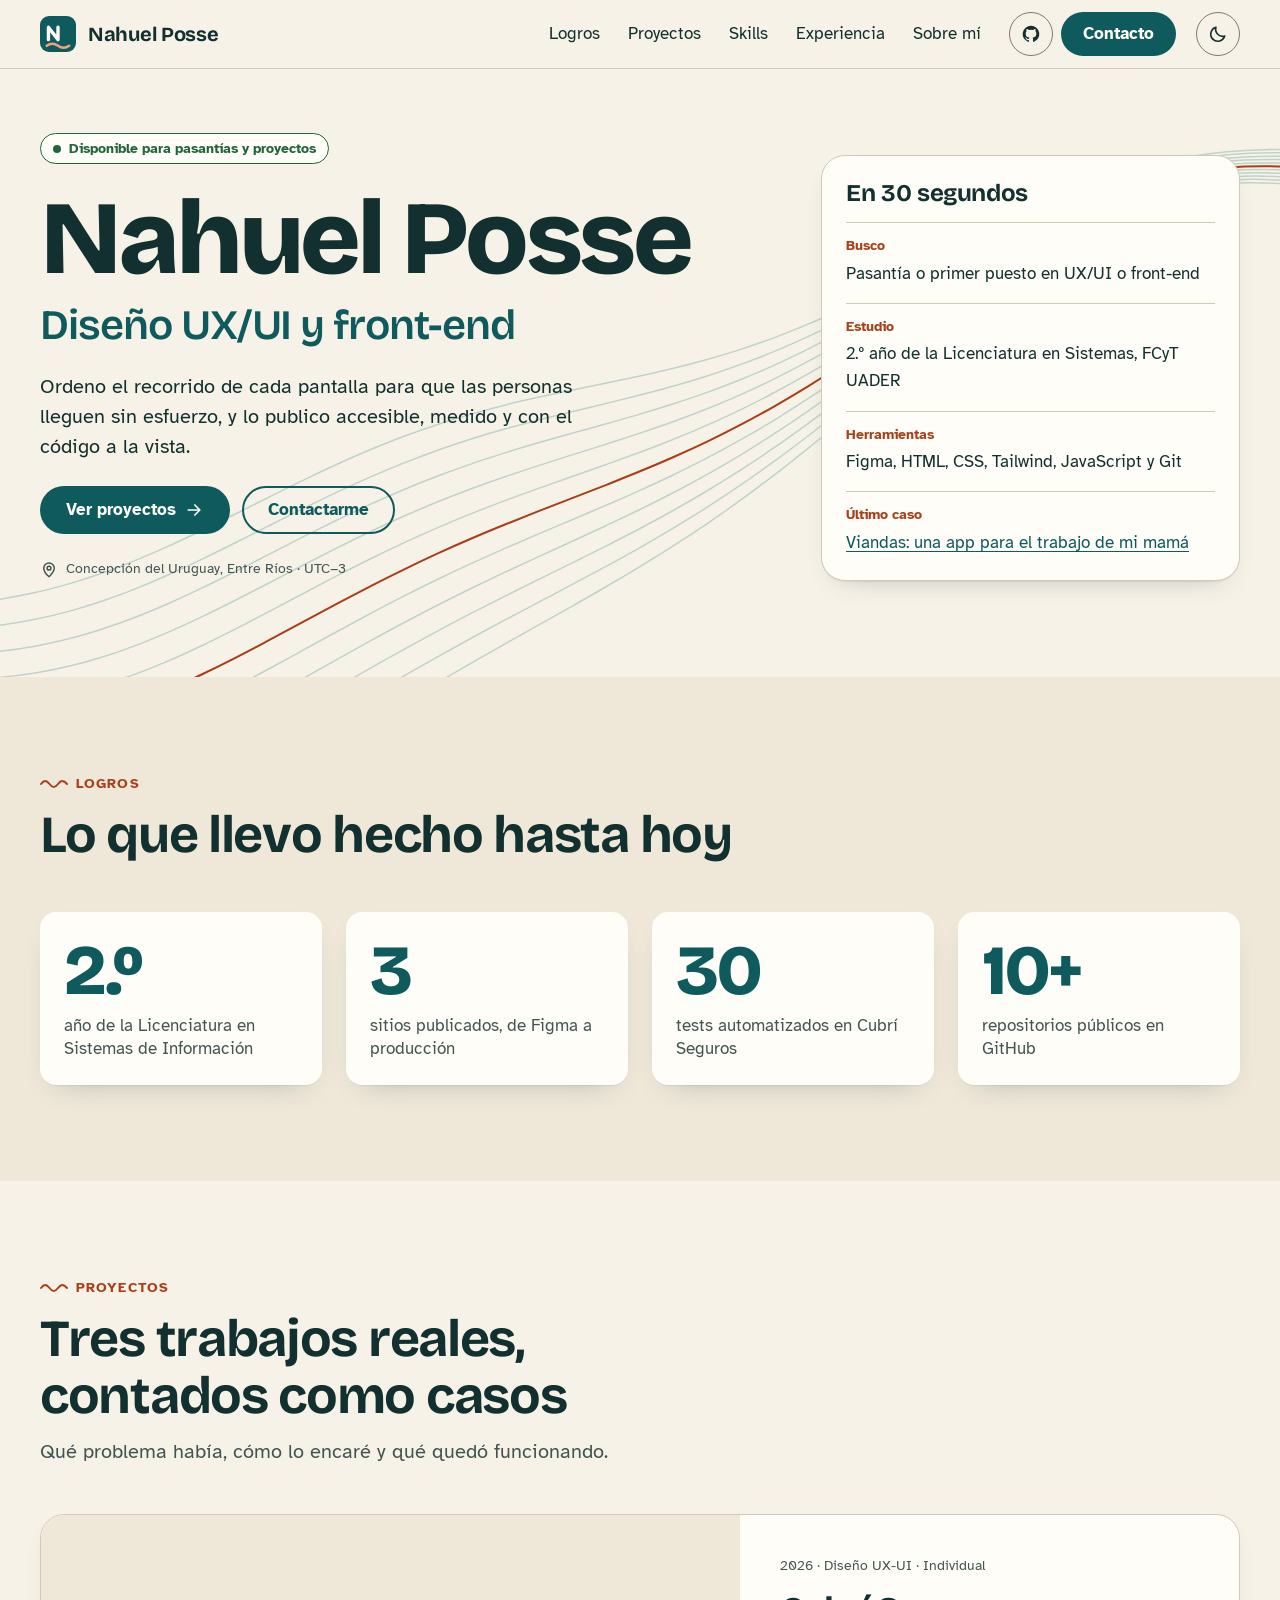
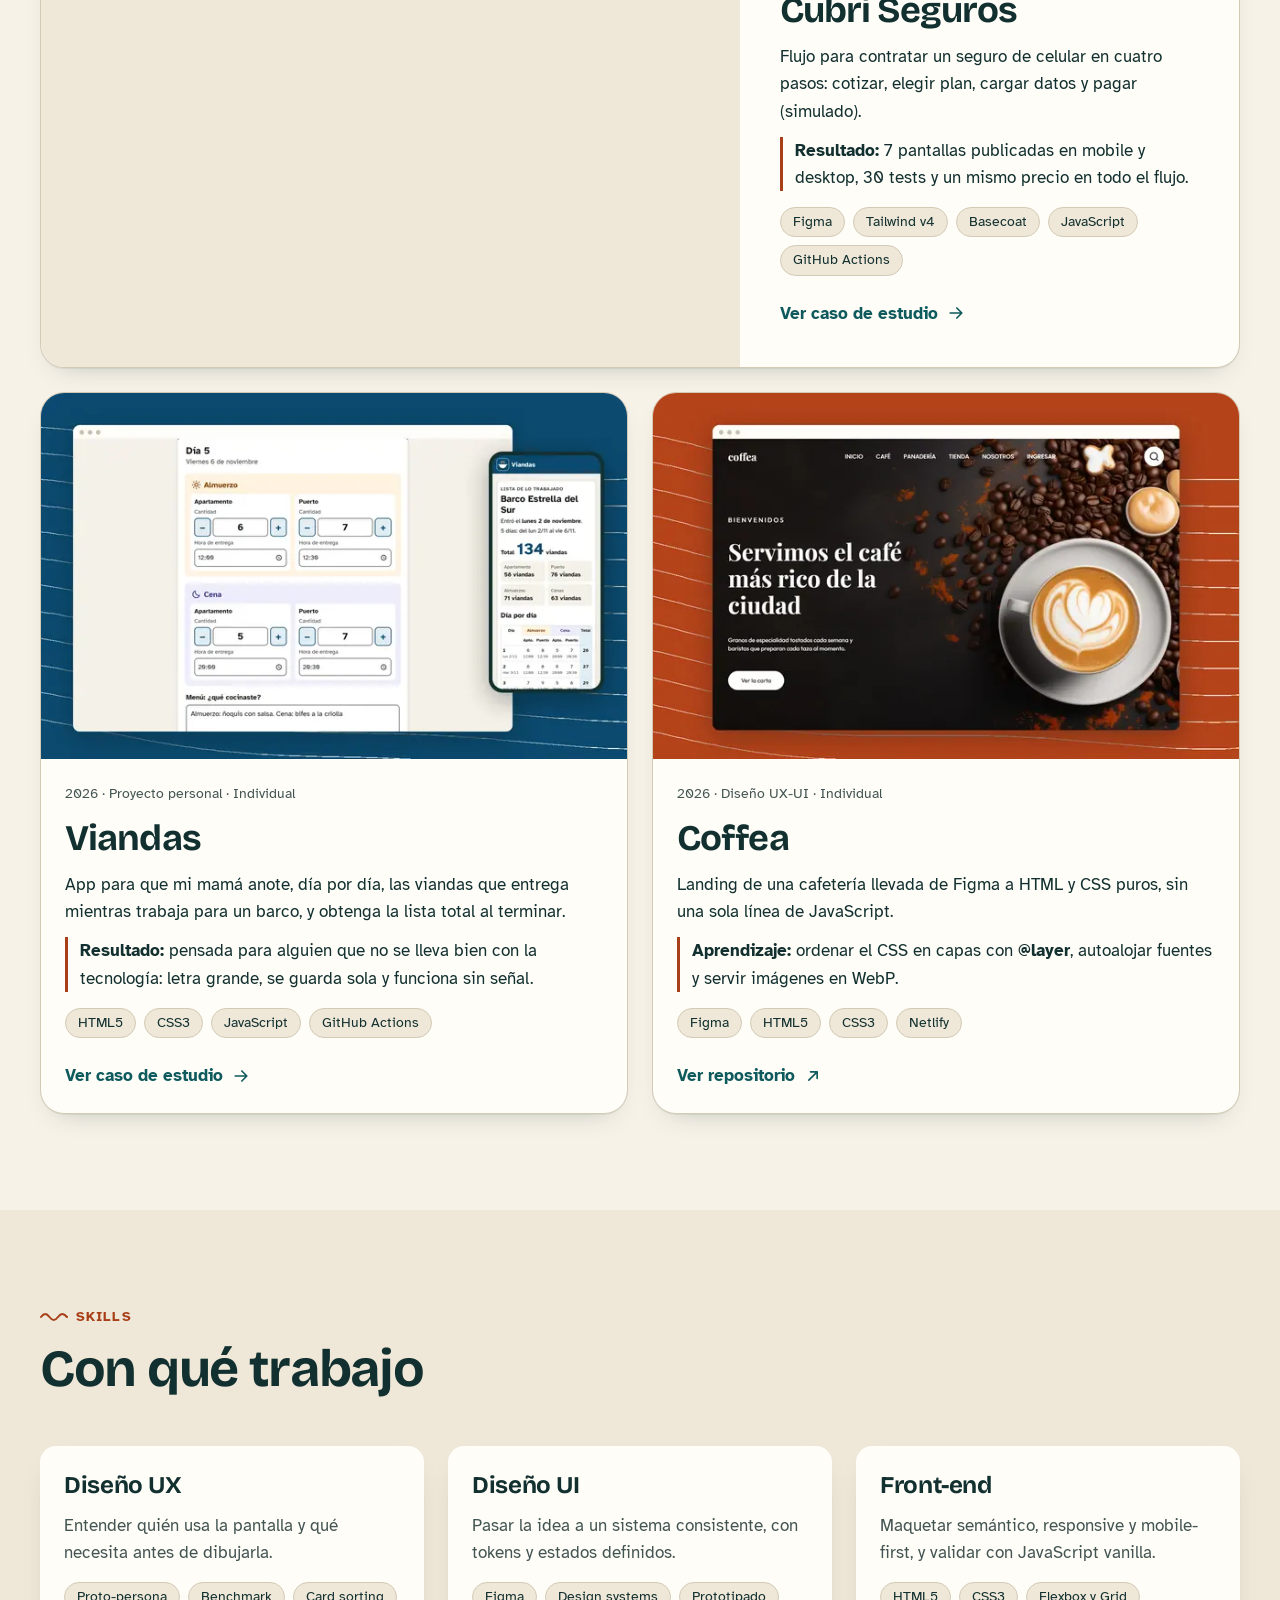
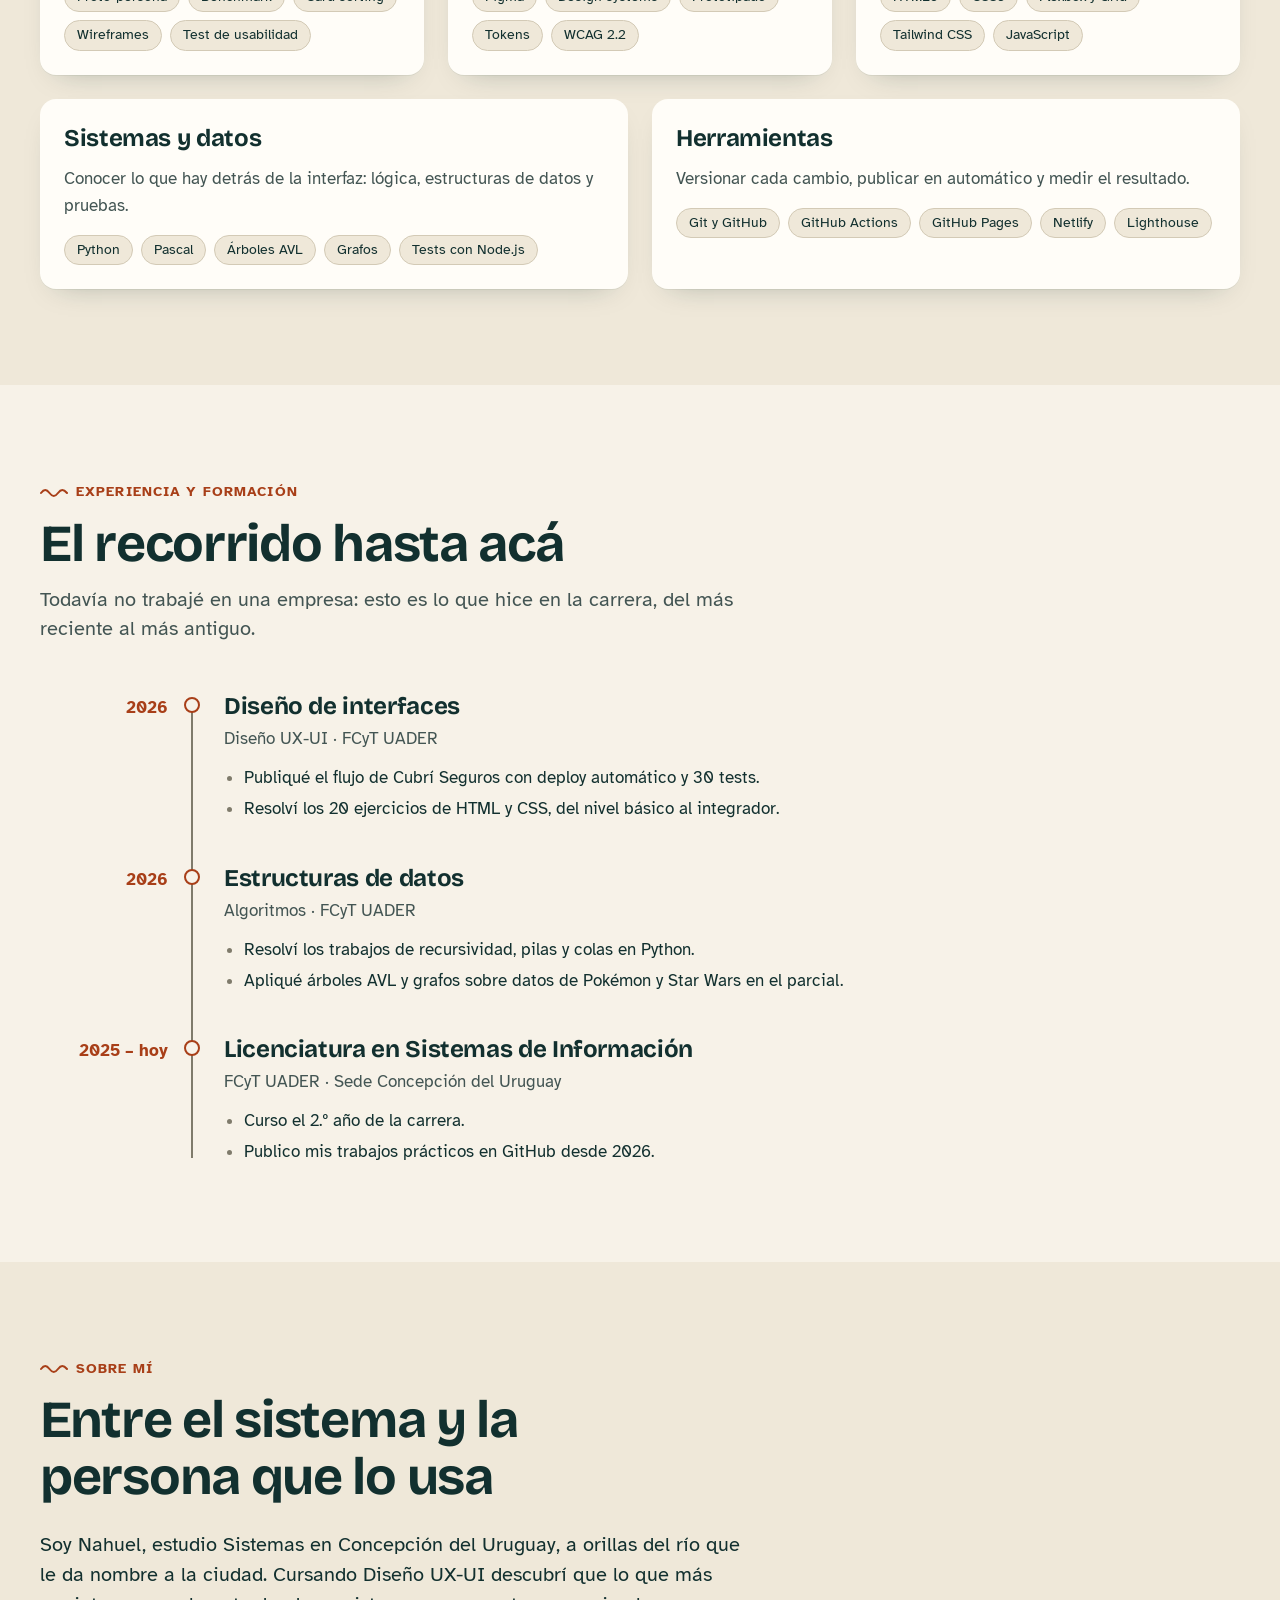
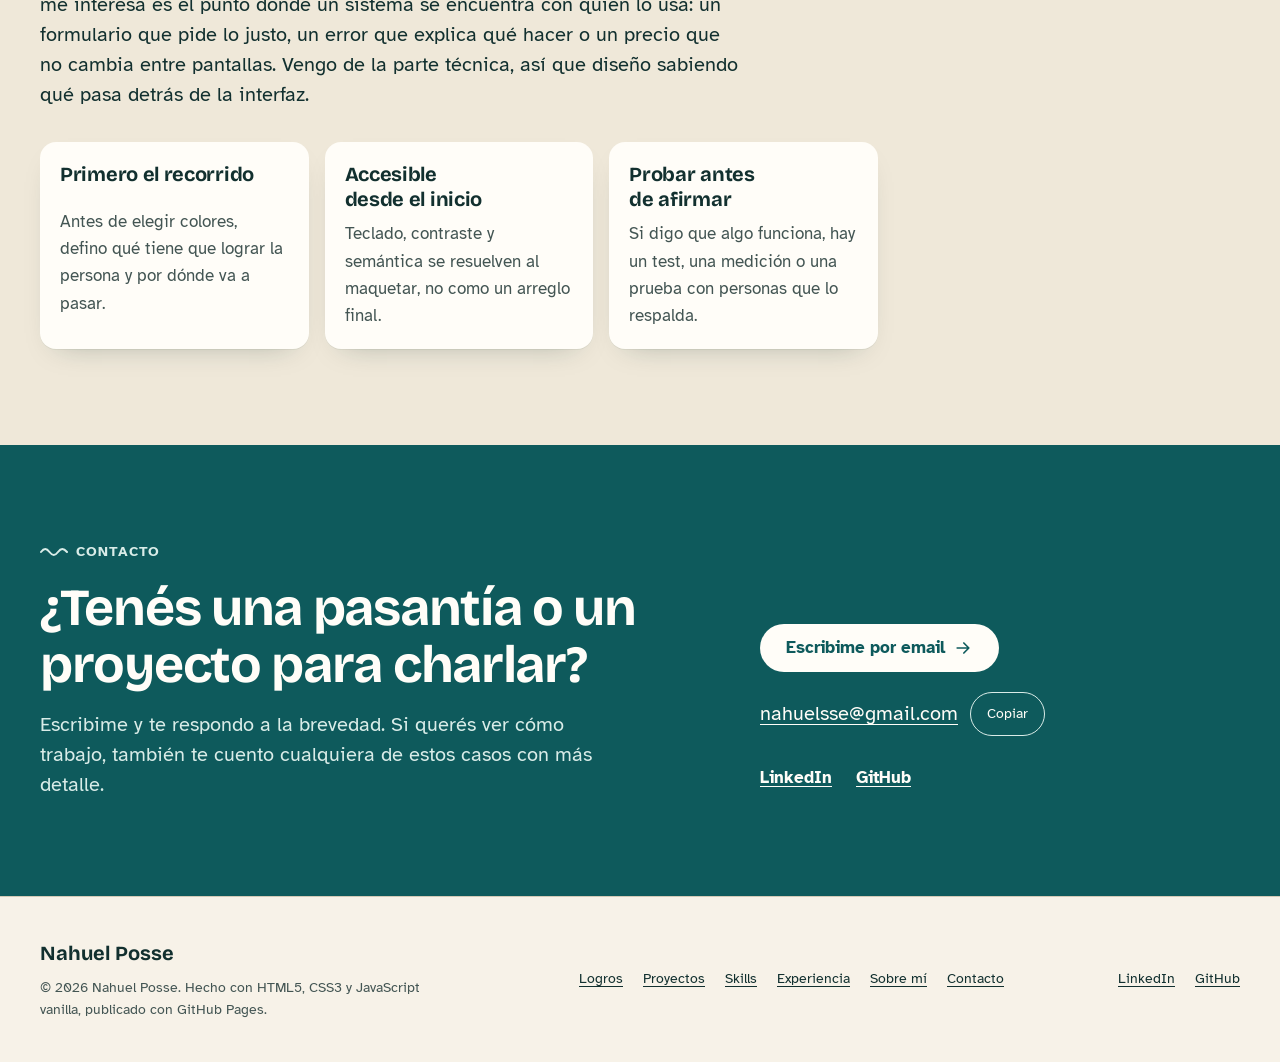
<file: index.html>
<!doctype html>
<html lang="es">
<head>
  <meta charset="utf-8">
  <meta name="viewport" content="width=device-width, initial-scale=1">
  <meta http-equiv="Content-Security-Policy" content="default-src 'self'; img-src 'self' data:; style-src 'self'; font-src 'self'; script-src 'self'; connect-src 'self'; base-uri 'self'; form-action 'self'; object-src 'none'">
  <meta name="referrer" content="strict-origin-when-cross-origin">
  <title>Nahuel Posse · Diseño UX/UI y front-end en Entre Ríos</title>
  <meta name="description" content="Portfolio de Nahuel Posse, estudiante de Sistemas en la FCyT UADER. Casos de estudio de diseño UX/UI y maquetado accesible con HTML y CSS.">
  <meta name="author" content="Nahuel Posse">
  <meta name="theme-color" content="#f7f2e8">
  <link rel="canonical" href="https://nahux-controlz.github.io/">
  <meta property="og:type" content="website">
  <meta property="og:locale" content="es_AR">
  <meta property="og:url" content="https://nahux-controlz.github.io/">
  <meta property="og:title" content="Nahuel Posse · Diseño UX/UI y front-end">
  <meta property="og:description" content="Casos de estudio de diseño UX/UI y maquetado accesible, del recorrido del usuario al sitio publicado.">
  <meta property="og:image" content="https://nahux-controlz.github.io/assets/img/og.png">
  <meta property="og:image:width" content="1200">
  <meta property="og:image:height" content="630">
  <meta property="og:image:alt" content="Nahuel Posse, diseño UX/UI y front-end, sobre líneas de un río.">
  <meta name="twitter:card" content="summary_large_image">
  <link rel="icon" href="assets/img/favicon.svg" type="image/svg+xml">
  <link rel="icon" href="assets/img/favicon-32.png" sizes="32x32" type="image/png">
  <link rel="apple-touch-icon" href="assets/img/apple-touch-icon.png">
  <link rel="preload" href="assets/fonts/bricolage-grotesque-latin-wght-normal.woff2" as="font" type="font/woff2" crossorigin>
  <link rel="preload" href="assets/fonts/atkinson-hyperlegible-latin-400-normal.woff2" as="font" type="font/woff2" crossorigin>
  <link rel="stylesheet" href="css/tokens.css">
  <link rel="stylesheet" href="css/main.css">
  <script src="js/theme.js"></script>
  <script src="js/main.js" defer></script>
</head>
<body>
  <a class="skip-link" href="#contenido">Saltar al contenido</a>

  <header class="site-header">
    <div class="container site-header__bar">
      <a class="brand" href="#inicio">
        <img src="assets/img/favicon.svg" alt="" width="36" height="36">
        <span>Nahuel Posse</span>
      </a>

      <nav class="main-nav" id="menu-principal" aria-label="Principal">
        <ul class="main-nav__list">
          <li><a class="main-nav__link" href="#logros">Logros</a></li>
          <li><a class="main-nav__link" href="#proyectos">Proyectos</a></li>
          <li><a class="main-nav__link" href="#skills">Skills</a></li>
          <li><a class="main-nav__link" href="#experiencia">Experiencia</a></li>
          <li><a class="main-nav__link" href="#sobre-mi">Sobre mí</a></li>
        </ul>
        <div class="main-nav__actions">
          <a class="icon-btn" href="https://github.com/nahux-controlz" target="_blank" rel="noopener noreferrer" aria-label="GitHub de Nahuel Posse (abre en otra pestaña)">
            <svg viewBox="0 0 24 24" fill="currentColor" aria-hidden="true"><path d="M12 2a10 10 0 0 0-3.16 19.49c.5.09.68-.22.68-.48v-1.7c-2.78.6-3.37-1.34-3.37-1.34-.45-1.16-1.11-1.47-1.11-1.47-.91-.62.07-.61.07-.61 1 .07 1.53 1.03 1.53 1.03.89 1.53 2.34 1.09 2.91.83.09-.65.35-1.09.63-1.34-2.22-.25-4.56-1.11-4.56-4.94 0-1.09.39-1.98 1.03-2.68-.1-.25-.45-1.27.1-2.65 0 0 .84-.27 2.75 1.02a9.56 9.56 0 0 1 5 0c1.91-1.29 2.75-1.02 2.75-1.02.55 1.38.2 2.4.1 2.65.64.7 1.03 1.59 1.03 2.68 0 3.84-2.34 4.68-4.57 4.93.36.31.68.92.68 1.85v2.74c0 .27.18.58.69.48A10 10 0 0 0 12 2Z"/></svg>
          </a>
          <a class="btn btn--primary btn--small" href="#contacto">Contacto</a>
        </div>
      </nav>

      <div class="site-header__tools">
        <button class="icon-btn" type="button" data-theme-toggle aria-pressed="false" aria-label="Modo oscuro">
          <svg class="theme-icon--moon" viewBox="0 0 24 24" fill="none" stroke="currentColor" stroke-width="2" stroke-linecap="round" stroke-linejoin="round" aria-hidden="true"><path d="M20 14.5A8.5 8.5 0 0 1 9.5 4a8.5 8.5 0 1 0 10.5 10.5Z"/></svg>
          <svg class="theme-icon--sun" viewBox="0 0 24 24" fill="none" stroke="currentColor" stroke-width="2" stroke-linecap="round" aria-hidden="true"><circle cx="12" cy="12" r="4"/><path d="M12 2v2M12 20v2M4.9 4.9l1.4 1.4M17.7 17.7l1.4 1.4M2 12h2M20 12h2M4.9 19.1l1.4-1.4M17.7 6.3l1.4-1.4"/></svg>
        </button>
        <button class="icon-btn menu-toggle" type="button" data-menu-toggle aria-expanded="false" aria-controls="menu-principal" aria-label="Abrir menú">
          <svg class="menu-toggle__open" viewBox="0 0 24 24" fill="none" stroke="currentColor" stroke-width="2" stroke-linecap="round" aria-hidden="true"><path d="M4 7h16M4 12h16M4 17h16"/></svg>
          <svg class="menu-toggle__close" viewBox="0 0 24 24" fill="none" stroke="currentColor" stroke-width="2" stroke-linecap="round" aria-hidden="true"><path d="M6 6l12 12M18 6 6 18"/></svg>
        </button>
      </div>
    </div>
  </header>

  <main id="contenido" tabindex="-1">
    <section class="hero" id="inicio" aria-labelledby="hero-title">
      <svg class="river" viewBox="0 0 1600 900" preserveAspectRatio="xMidYMid slice" aria-hidden="true" focusable="false"><path class="river__line" pathLength="1" d="M-40.0 737.9C-33.0 737.0 -12.0 734.7 2.0 732.5C16.0 730.3 30.0 727.6 44.0 724.5C58.0 721.4 72.0 717.7 86.0 713.7C100.0 709.6 114.0 705.1 128.0 700.1C142.0 695.2 156.0 689.8 170.0 684.1C184.0 678.4 198.0 672.2 212.0 665.9C226.0 659.6 240.0 652.9 254.0 646.1C268.0 639.4 282.0 632.4 296.0 625.4C310.0 618.5 324.0 611.3 338.0 604.4C352.0 597.4 366.0 590.4 380.0 583.7C394.0 576.9 408.0 570.3 422.0 563.9C436.0 557.5 450.0 551.4 464.0 545.5C478.0 539.7 492.0 534.1 506.0 528.9C520.0 523.6 534.0 518.7 548.0 514.1C562.0 509.5 576.0 505.2 590.0 501.2C604.0 497.2 618.0 493.5 632.0 490.0C646.0 486.5 660.0 483.3 674.0 480.2C688.0 477.1 702.0 474.2 716.0 471.3C730.0 468.3 744.0 465.6 758.0 462.7C772.0 459.8 786.0 456.9 800.0 453.9C814.0 450.8 828.0 447.7 842.0 444.2C856.0 440.8 870.0 437.2 884.0 433.3C898.0 429.3 912.0 425.1 926.0 420.6C940.0 416.0 954.0 411.1 968.0 405.9C982.0 400.7 996.0 395.1 1010.0 389.1C1024.0 383.2 1038.0 376.9 1052.0 370.4C1066.0 363.8 1080.0 356.9 1094.0 349.8C1108.0 342.8 1122.0 335.4 1136.0 328.0C1150.0 320.6 1164.0 313.0 1178.0 305.5C1192.0 298.0 1206.0 290.3 1220.0 282.9C1234.0 275.4 1248.0 268.0 1262.0 260.9C1276.0 253.8 1290.0 246.8 1304.0 240.2C1318.0 233.7 1332.0 227.4 1346.0 221.6C1360.0 215.8 1374.0 210.4 1388.0 205.5C1402.0 200.7 1416.0 196.3 1430.0 192.4C1444.0 188.6 1458.0 185.2 1472.0 182.4C1486.0 179.7 1500.0 177.4 1514.0 175.7C1528.0 173.9 1542.0 172.7 1556.0 171.9C1570.0 171.0 1584.0 170.7 1598.0 170.6C1612.0 170.6 1633.0 171.3 1640.0 171.5"/><path class="river__line" pathLength="1" d="M-40.0 769.4C-33.0 768.7 -12.0 767.0 2.0 765.1C16.0 763.2 30.0 760.9 44.0 758.0C58.0 755.2 72.0 751.9 86.0 748.1C100.0 744.2 114.0 739.9 128.0 735.2C142.0 730.4 156.0 725.2 170.0 719.6C184.0 714.0 198.0 708.0 212.0 701.7C226.0 695.5 240.0 688.9 254.0 682.1C268.0 675.4 282.0 668.4 296.0 661.4C310.0 654.4 324.0 647.2 338.0 640.1C352.0 633.1 366.0 626.0 380.0 619.1C394.0 612.2 408.0 605.3 422.0 598.7C436.0 592.2 450.0 585.8 464.0 579.6C478.0 573.5 492.0 567.7 506.0 562.1C520.0 556.6 534.0 551.3 548.0 546.3C562.0 541.4 576.0 536.7 590.0 532.3C604.0 527.9 618.0 523.8 632.0 519.9C646.0 515.9 660.0 512.3 674.0 508.7C688.0 505.0 702.0 501.7 716.0 498.2C730.0 494.8 744.0 491.5 758.0 488.1C772.0 484.7 786.0 481.3 800.0 477.7C814.0 474.1 828.0 470.4 842.0 466.4C856.0 462.4 870.0 458.3 884.0 453.8C898.0 449.3 912.0 444.5 926.0 439.4C940.0 434.3 954.0 428.9 968.0 423.1C982.0 417.3 996.0 411.1 1010.0 404.7C1024.0 398.2 1038.0 391.4 1052.0 384.3C1066.0 377.2 1080.0 369.8 1094.0 362.3C1108.0 354.7 1122.0 346.9 1136.0 339.0C1150.0 331.2 1164.0 323.1 1178.0 315.1C1192.0 307.2 1206.0 299.1 1220.0 291.3C1234.0 283.5 1248.0 275.7 1262.0 268.2C1276.0 260.8 1290.0 253.5 1304.0 246.6C1318.0 239.8 1332.0 233.2 1346.0 227.2C1360.0 221.2 1374.0 215.5 1388.0 210.5C1402.0 205.4 1416.0 200.8 1430.0 196.9C1444.0 192.9 1458.0 189.5 1472.0 186.6C1486.0 183.7 1500.0 181.4 1514.0 179.7C1528.0 177.9 1542.0 176.7 1556.0 175.9C1570.0 175.1 1584.0 174.9 1598.0 174.9C1612.0 174.9 1633.0 175.9 1640.0 176.1"/><path class="river__line" pathLength="1" d="M-40.0 800.9C-33.0 800.3 -12.0 799.2 2.0 797.7C16.0 796.1 30.0 794.1 44.0 791.6C58.0 789.0 72.0 786.0 86.0 782.4C100.0 778.9 114.0 774.7 128.0 770.2C142.0 765.6 156.0 760.6 170.0 755.1C184.0 749.7 198.0 743.8 212.0 737.6C226.0 731.4 240.0 724.8 254.0 718.1C268.0 711.4 282.0 704.4 296.0 697.3C310.0 690.3 324.0 683.0 338.0 675.9C352.0 668.7 366.0 661.5 380.0 654.4C394.0 647.4 408.0 640.4 422.0 633.6C436.0 626.8 450.0 620.1 464.0 613.8C478.0 607.4 492.0 601.2 506.0 595.4C520.0 589.5 534.0 583.9 548.0 578.6C562.0 573.3 576.0 568.2 590.0 563.4C604.0 558.6 618.0 554.1 632.0 549.7C646.0 545.3 660.0 541.2 674.0 537.1C688.0 533.0 702.0 529.2 716.0 525.2C730.0 521.3 744.0 517.5 758.0 513.6C772.0 509.6 786.0 505.7 800.0 501.5C814.0 497.4 828.0 493.1 842.0 488.6C856.0 484.0 870.0 479.3 884.0 474.3C898.0 469.2 912.0 463.9 926.0 458.2C940.0 452.6 954.0 446.6 968.0 440.2C982.0 433.9 996.0 427.2 1010.0 420.2C1024.0 413.2 1038.0 405.8 1052.0 398.2C1066.0 390.7 1080.0 382.7 1094.0 374.7C1108.0 366.7 1122.0 358.3 1136.0 350.0C1150.0 341.7 1164.0 333.2 1178.0 324.8C1192.0 316.4 1206.0 307.9 1220.0 299.7C1234.0 291.5 1248.0 283.3 1262.0 275.5C1276.0 267.8 1290.0 260.1 1304.0 253.0C1318.0 245.9 1332.0 239.0 1346.0 232.8C1360.0 226.5 1374.0 220.6 1388.0 215.4C1402.0 210.2 1416.0 205.4 1430.0 201.3C1444.0 197.2 1458.0 193.7 1472.0 190.7C1486.0 187.8 1500.0 185.5 1514.0 183.7C1528.0 181.9 1542.0 180.7 1556.0 180.0C1570.0 179.2 1584.0 179.0 1598.0 179.2C1612.0 179.3 1633.0 180.5 1640.0 180.8"/><path class="river__line" pathLength="1" d="M-40.0 832.3C-33.0 832.0 -12.0 831.5 2.0 830.3C16.0 829.1 30.0 827.4 44.0 825.1C58.0 822.9 72.0 820.1 86.0 816.8C100.0 813.5 114.0 809.6 128.0 805.2C142.0 800.9 156.0 795.9 170.0 790.6C184.0 785.3 198.0 779.5 212.0 773.4C226.0 767.3 240.0 760.8 254.0 754.1C268.0 747.4 282.0 740.4 296.0 733.3C310.0 726.2 324.0 718.9 338.0 711.7C352.0 704.4 366.0 697.0 380.0 689.8C394.0 682.6 408.0 675.4 422.0 668.4C436.0 661.4 450.0 654.5 464.0 647.9C478.0 641.3 492.0 634.8 506.0 628.6C520.0 622.5 534.0 616.5 548.0 610.8C562.0 605.1 576.0 599.7 590.0 594.5C604.0 589.3 618.0 584.3 632.0 579.5C646.0 574.7 660.0 570.1 674.0 565.6C688.0 561.0 702.0 556.6 716.0 552.2C730.0 547.8 744.0 543.5 758.0 539.0C772.0 534.5 786.0 530.0 800.0 525.3C814.0 520.6 828.0 515.9 842.0 510.8C856.0 505.7 870.0 500.4 884.0 494.8C898.0 489.2 912.0 483.3 926.0 477.1C940.0 470.8 954.0 464.3 968.0 457.4C982.0 450.5 996.0 443.2 1010.0 435.7C1024.0 428.2 1038.0 420.3 1052.0 412.2C1066.0 404.1 1080.0 395.6 1094.0 387.1C1108.0 378.6 1122.0 369.8 1136.0 361.0C1150.0 352.2 1164.0 343.2 1178.0 334.4C1192.0 325.6 1206.0 316.7 1220.0 308.1C1234.0 299.6 1248.0 291.0 1262.0 282.9C1276.0 274.8 1290.0 266.8 1304.0 259.4C1318.0 252.0 1332.0 244.9 1346.0 238.3C1360.0 231.8 1374.0 225.8 1388.0 220.3C1402.0 214.9 1416.0 210.0 1430.0 205.8C1444.0 201.5 1458.0 197.9 1472.0 194.9C1486.0 191.9 1500.0 189.5 1514.0 187.7C1528.0 185.9 1542.0 184.7 1556.0 184.0C1570.0 183.3 1584.0 183.2 1598.0 183.4C1612.0 183.7 1633.0 185.1 1640.0 185.4"/><path class="river__line" pathLength="1" d="M-40.0 863.8C-33.0 863.7 -12.0 863.7 2.0 862.8C16.0 862.0 30.0 860.6 44.0 858.7C58.0 856.7 72.0 854.2 86.0 851.2C100.0 848.1 114.0 844.4 128.0 840.2C142.0 836.1 156.0 831.3 170.0 826.2C184.0 821.0 198.0 815.3 212.0 809.3C226.0 803.3 240.0 796.8 254.0 790.1C268.0 783.4 282.0 776.4 296.0 769.3C310.0 762.1 324.0 754.8 338.0 747.4C352.0 740.1 366.0 732.6 380.0 725.2C394.0 717.8 408.0 710.4 422.0 703.2C436.0 696.0 450.0 688.9 464.0 682.0C478.0 675.1 492.0 668.4 506.0 661.9C520.0 655.4 534.0 649.1 548.0 643.1C562.0 637.0 576.0 631.2 590.0 625.6C604.0 620.0 618.0 614.6 632.0 609.3C646.0 604.1 660.0 599.0 674.0 594.0C688.0 589.0 702.0 584.1 716.0 579.2C730.0 574.3 744.0 569.4 758.0 564.4C772.0 559.4 786.0 554.4 800.0 549.2C814.0 543.9 828.0 538.6 842.0 532.9C856.0 527.3 870.0 521.5 884.0 515.3C898.0 509.1 912.0 502.7 926.0 495.9C940.0 489.1 954.0 482.0 968.0 474.5C982.0 467.1 996.0 459.3 1010.0 451.2C1024.0 443.2 1038.0 434.7 1052.0 426.1C1066.0 417.5 1080.0 408.6 1094.0 399.5C1108.0 390.5 1122.0 381.2 1136.0 372.0C1150.0 362.7 1164.0 353.3 1178.0 344.1C1192.0 334.9 1206.0 325.6 1220.0 316.6C1234.0 307.6 1248.0 298.7 1262.0 290.2C1276.0 281.7 1290.0 273.5 1304.0 265.8C1318.0 258.0 1332.0 250.7 1346.0 243.9C1360.0 237.2 1374.0 230.9 1388.0 225.3C1402.0 219.6 1416.0 214.6 1430.0 210.2C1444.0 205.8 1458.0 202.1 1472.0 199.0C1486.0 195.9 1500.0 193.5 1514.0 191.7C1528.0 189.9 1542.0 188.7 1556.0 188.0C1570.0 187.4 1584.0 187.4 1598.0 187.7C1612.0 188.0 1633.0 189.7 1640.0 190.1"/><path class="river__line river__line--accent" pathLength="1" d="M-40.0 895.3C-33.0 895.3 -12.0 895.9 2.0 895.4C16.0 894.9 30.0 893.9 44.0 892.2C58.0 890.6 72.0 888.4 86.0 885.5C100.0 882.7 114.0 879.2 128.0 875.3C142.0 871.3 156.0 866.7 170.0 861.7C184.0 856.7 198.0 851.0 212.0 845.1C226.0 839.2 240.0 832.7 254.0 826.1C268.0 819.4 282.0 812.4 296.0 805.2C310.0 798.1 324.0 790.6 338.0 783.2C352.0 775.7 366.0 768.1 380.0 760.6C394.0 753.1 408.0 745.5 422.0 738.1C436.0 730.7 450.0 723.3 464.0 716.1C478.0 709.0 492.0 702.0 506.0 695.2C520.0 688.4 534.0 681.7 548.0 675.3C562.0 668.9 576.0 662.7 590.0 656.7C604.0 650.7 618.0 644.9 632.0 639.2C646.0 633.5 660.0 628.0 674.0 622.5C688.0 617.0 702.0 611.6 716.0 606.2C730.0 600.7 744.0 595.4 758.0 589.9C772.0 584.3 786.0 578.8 800.0 573.0C814.0 567.2 828.0 561.3 842.0 555.1C856.0 548.9 870.0 542.5 884.0 535.8C898.0 529.1 912.0 522.1 926.0 514.7C940.0 507.4 954.0 499.7 968.0 491.7C982.0 483.7 996.0 475.4 1010.0 466.8C1024.0 458.1 1038.0 449.2 1052.0 440.1C1066.0 430.9 1080.0 421.5 1094.0 412.0C1108.0 402.4 1122.0 392.7 1136.0 383.0C1150.0 373.3 1164.0 363.4 1178.0 353.7C1192.0 344.1 1206.0 334.4 1220.0 325.0C1234.0 315.6 1248.0 306.4 1262.0 297.6C1276.0 288.7 1290.0 280.2 1304.0 272.1C1318.0 264.1 1332.0 256.5 1346.0 249.5C1360.0 242.5 1374.0 236.0 1388.0 230.2C1402.0 224.4 1416.0 219.2 1430.0 214.7C1444.0 210.1 1458.0 206.3 1472.0 203.1C1486.0 200.0 1500.0 197.5 1514.0 195.7C1528.0 193.8 1542.0 192.7 1556.0 192.1C1570.0 191.5 1584.0 191.5 1598.0 192.0C1612.0 192.4 1633.0 194.3 1640.0 194.7"/><path class="river__line" pathLength="1" d="M-40.0 926.8C-33.0 927.0 -12.0 928.2 2.0 928.0C16.0 927.8 30.0 927.1 44.0 925.8C58.0 924.4 72.0 922.5 86.0 919.9C100.0 917.3 114.0 914.1 128.0 910.3C142.0 906.5 156.0 902.1 170.0 897.2C184.0 892.3 198.0 886.8 212.0 881.0C226.0 875.1 240.0 868.7 254.0 862.1C268.0 855.5 282.0 848.4 296.0 841.2C310.0 834.0 324.0 826.5 338.0 818.9C352.0 811.4 366.0 803.6 380.0 796.0C394.0 788.3 408.0 780.5 422.0 772.9C436.0 765.3 450.0 757.7 464.0 750.3C478.0 742.8 492.0 735.5 506.0 728.4C520.0 721.3 534.0 714.3 548.0 707.6C562.0 700.8 576.0 694.2 590.0 687.8C604.0 681.4 618.0 675.2 632.0 669.0C646.0 662.9 660.0 656.9 674.0 650.9C688.0 644.9 702.0 639.1 716.0 633.2C730.0 627.2 744.0 621.3 758.0 615.3C772.0 609.2 786.0 603.2 800.0 596.8C814.0 590.5 828.0 584.1 842.0 577.3C856.0 570.5 870.0 563.6 884.0 556.3C898.0 549.0 912.0 541.4 926.0 533.5C940.0 525.6 954.0 517.4 968.0 508.9C982.0 500.3 996.0 491.4 1010.0 482.3C1024.0 473.1 1038.0 463.6 1052.0 454.0C1066.0 444.3 1080.0 434.4 1094.0 424.4C1108.0 414.4 1122.0 404.1 1136.0 394.0C1150.0 383.8 1164.0 373.5 1178.0 363.4C1192.0 353.3 1206.0 343.2 1220.0 333.4C1234.0 323.7 1248.0 314.0 1262.0 304.9C1276.0 295.7 1290.0 286.8 1304.0 278.5C1318.0 270.2 1332.0 262.3 1346.0 255.1C1360.0 247.8 1374.0 241.1 1388.0 235.1C1402.0 229.1 1416.0 223.7 1430.0 219.1C1444.0 214.5 1458.0 210.5 1472.0 207.3C1486.0 204.1 1500.0 201.6 1514.0 199.7C1528.0 197.8 1542.0 196.7 1556.0 196.1C1570.0 195.6 1584.0 195.7 1598.0 196.2C1612.0 196.8 1633.0 198.9 1640.0 199.4"/><path class="river__line" pathLength="1" d="M-40.0 958.3C-33.0 958.6 -12.0 960.4 2.0 960.6C16.0 960.8 30.0 960.4 44.0 959.3C58.0 958.3 72.0 956.6 86.0 954.3C100.0 951.9 114.0 948.9 128.0 945.3C142.0 941.7 156.0 937.5 170.0 932.7C184.0 928.0 198.0 922.6 212.0 916.8C226.0 911.0 240.0 904.7 254.0 898.1C268.0 891.5 282.0 884.4 296.0 877.1C310.0 869.9 324.0 862.3 338.0 854.7C352.0 847.1 366.0 839.2 380.0 831.3C394.0 823.5 408.0 815.6 422.0 807.7C436.0 799.9 450.0 792.1 464.0 784.4C478.0 776.7 492.0 769.1 506.0 761.7C520.0 754.2 534.0 746.9 548.0 739.8C562.0 732.7 576.0 725.7 590.0 718.9C604.0 712.1 618.0 705.4 632.0 698.8C646.0 692.2 660.0 685.8 674.0 679.4C688.0 672.9 702.0 666.6 716.0 660.1C730.0 653.7 744.0 647.3 758.0 640.7C772.0 634.1 786.0 627.5 800.0 620.7C814.0 613.8 828.0 606.8 842.0 599.5C856.0 592.2 870.0 584.7 884.0 576.8C898.0 569.0 912.0 560.8 926.0 552.4C940.0 543.9 954.0 535.1 968.0 526.0C982.0 516.9 996.0 507.5 1010.0 497.8C1024.0 488.1 1038.0 478.1 1052.0 467.9C1066.0 457.8 1080.0 447.3 1094.0 436.8C1108.0 426.3 1122.0 415.6 1136.0 404.9C1150.0 394.3 1164.0 383.6 1178.0 373.0C1192.0 362.5 1206.0 352.0 1220.0 341.9C1234.0 331.7 1248.0 321.7 1262.0 312.2C1276.0 302.7 1290.0 293.5 1304.0 284.9C1318.0 276.3 1332.0 268.1 1346.0 260.6C1360.0 253.2 1374.0 246.2 1388.0 240.0C1402.0 233.9 1416.0 228.3 1430.0 223.6C1444.0 218.8 1458.0 214.7 1472.0 211.4C1486.0 208.1 1500.0 205.6 1514.0 203.7C1528.0 201.8 1542.0 200.7 1556.0 200.2C1570.0 199.7 1584.0 199.9 1598.0 200.5C1612.0 201.2 1633.0 203.5 1640.0 204.1"/><path class="river__line" pathLength="1" d="M-40.0 989.7C-33.0 990.3 -12.0 992.6 2.0 993.2C16.0 993.7 30.0 993.6 44.0 992.9C58.0 992.1 72.0 990.7 86.0 988.6C100.0 986.5 114.0 983.7 128.0 980.3C142.0 976.9 156.0 972.9 170.0 968.2C184.0 963.6 198.0 958.3 212.0 952.6C226.0 946.9 240.0 940.7 254.0 934.1C268.0 927.5 282.0 920.4 296.0 913.1C310.0 905.8 324.0 898.2 338.0 890.4C352.0 882.7 366.0 874.7 380.0 866.7C394.0 858.7 408.0 850.6 422.0 842.6C436.0 834.5 450.0 826.5 464.0 818.5C478.0 810.6 492.0 802.7 506.0 794.9C520.0 787.2 534.0 779.6 548.0 772.1C562.0 764.6 576.0 757.2 590.0 750.0C604.0 742.8 618.0 735.7 632.0 728.7C646.0 721.6 660.0 714.7 674.0 707.8C688.0 700.9 702.0 694.1 716.0 687.1C730.0 680.2 744.0 673.3 758.0 666.2C772.0 659.1 786.0 651.9 800.0 644.5C814.0 637.1 828.0 629.5 842.0 621.7C856.0 613.8 870.0 605.7 884.0 597.3C898.0 588.9 912.0 580.2 926.0 571.2C940.0 562.2 954.0 552.8 968.0 543.2C982.0 533.5 996.0 523.6 1010.0 513.3C1024.0 503.1 1038.0 492.6 1052.0 481.9C1066.0 471.2 1080.0 460.2 1094.0 449.2C1108.0 438.2 1122.0 427.0 1136.0 415.9C1150.0 404.8 1164.0 393.6 1178.0 382.7C1192.0 371.7 1206.0 360.8 1220.0 350.3C1234.0 339.8 1248.0 329.4 1262.0 319.6C1276.0 309.7 1290.0 300.2 1304.0 291.3C1318.0 282.4 1332.0 273.9 1346.0 266.2C1360.0 258.5 1374.0 251.3 1388.0 245.0C1402.0 238.6 1416.0 232.9 1430.0 228.0C1444.0 223.1 1458.0 218.9 1472.0 215.6C1486.0 212.2 1500.0 209.6 1514.0 207.7C1528.0 205.8 1542.0 204.7 1556.0 204.2C1570.0 203.8 1584.0 204.0 1598.0 204.8C1612.0 205.5 1633.0 208.1 1640.0 208.7"/><path class="river__line" pathLength="1" d="M-40.0 1021.2C-33.0 1022.0 -12.0 1024.9 2.0 1025.8C16.0 1026.6 30.0 1026.9 44.0 1026.4C58.0 1026.0 72.0 1024.8 86.0 1023.0C100.0 1021.1 114.0 1018.6 128.0 1015.4C142.0 1012.2 156.0 1008.2 170.0 1003.8C184.0 999.3 198.0 994.1 212.0 988.5C226.0 982.9 240.0 976.6 254.0 970.1C268.0 963.5 282.0 956.4 296.0 949.1C310.0 941.8 324.0 934.0 338.0 926.2C352.0 918.4 366.0 910.2 380.0 902.1C394.0 894.0 408.0 885.7 422.0 877.4C436.0 869.2 450.0 860.8 464.0 852.6C478.0 844.4 492.0 836.2 506.0 828.2C520.0 820.1 534.0 812.2 548.0 804.3C562.0 796.5 576.0 788.7 590.0 781.1C604.0 773.5 618.0 766.0 632.0 758.5C646.0 751.0 660.0 743.7 674.0 736.3C688.0 728.9 702.0 721.6 716.0 714.1C730.0 706.7 744.0 699.2 758.0 691.6C772.0 684.0 786.0 676.3 800.0 668.3C814.0 660.4 828.0 652.2 842.0 643.8C856.0 635.4 870.0 626.8 884.0 617.8C898.0 608.8 912.0 599.6 926.0 590.0C940.0 580.4 954.0 570.5 968.0 560.3C982.0 550.2 996.0 539.6 1010.0 528.9C1024.0 518.1 1038.0 507.0 1052.0 495.8C1066.0 484.6 1080.0 473.1 1094.0 461.6C1108.0 450.2 1122.0 438.5 1136.0 426.9C1150.0 415.4 1164.0 403.7 1178.0 392.3C1192.0 381.0 1206.0 369.6 1220.0 358.7C1234.0 347.8 1248.0 337.1 1262.0 326.9C1276.0 316.7 1290.0 306.8 1304.0 297.7C1318.0 288.5 1332.0 279.8 1346.0 271.8C1360.0 263.8 1374.0 256.5 1388.0 249.9C1402.0 243.3 1416.0 237.5 1430.0 232.5C1444.0 227.4 1458.0 223.2 1472.0 219.7C1486.0 216.3 1500.0 213.6 1514.0 211.7C1528.0 209.8 1542.0 208.7 1556.0 208.3C1570.0 207.8 1584.0 208.2 1598.0 209.0C1612.0 209.9 1633.0 212.6 1640.0 213.4"/><path class="river__line" pathLength="1" d="M-40.0 1052.7C-33.0 1053.6 -12.0 1057.1 2.0 1058.3C16.0 1059.6 30.0 1060.2 44.0 1060.0C58.0 1059.8 72.0 1059.0 86.0 1057.4C100.0 1055.8 114.0 1053.4 128.0 1050.4C142.0 1047.4 156.0 1043.6 170.0 1039.3C184.0 1034.9 198.0 1029.9 212.0 1024.3C226.0 1018.8 240.0 1012.6 254.0 1006.0C268.0 999.5 282.0 992.4 296.0 985.0C310.0 977.7 324.0 969.9 338.0 962.0C352.0 954.0 366.0 945.8 380.0 937.5C394.0 929.2 408.0 920.7 422.0 912.2C436.0 903.8 450.0 895.2 464.0 886.8C478.0 878.3 492.0 869.8 506.0 861.4C520.0 853.1 534.0 844.8 548.0 836.6C562.0 828.4 576.0 820.2 590.0 812.2C604.0 804.2 618.0 796.2 632.0 788.3C646.0 780.4 660.0 772.6 674.0 764.7C688.0 756.9 702.0 749.0 716.0 741.1C730.0 733.1 744.0 725.2 758.0 717.0C772.0 708.9 786.0 700.6 800.0 692.1C814.0 683.6 828.0 675.0 842.0 666.0C856.0 657.0 870.0 647.8 884.0 638.3C898.0 628.8 912.0 619.0 926.0 608.8C940.0 598.7 954.0 588.2 968.0 577.5C982.0 566.8 996.0 555.7 1010.0 544.4C1024.0 533.1 1038.0 521.5 1052.0 509.8C1066.0 498.0 1080.0 486.0 1094.0 474.1C1108.0 462.1 1122.0 449.9 1136.0 437.9C1150.0 425.9 1164.0 413.8 1178.0 402.0C1192.0 390.2 1206.0 378.4 1220.0 367.1C1234.0 355.9 1248.0 344.7 1262.0 334.2C1276.0 323.7 1290.0 313.5 1304.0 304.0C1318.0 294.6 1332.0 285.6 1346.0 277.4C1360.0 269.2 1374.0 261.6 1388.0 254.8C1402.0 248.1 1416.0 242.1 1430.0 236.9C1444.0 231.7 1458.0 227.4 1472.0 223.8C1486.0 220.3 1500.0 217.6 1514.0 215.7C1528.0 213.8 1542.0 212.7 1556.0 212.3C1570.0 211.9 1584.0 212.4 1598.0 213.3C1612.0 214.3 1633.0 217.2 1640.0 218.0"/></svg>
      <div class="container hero__grid">
        <div class="hero__copy">
          <p class="badge"><span class="badge__dot" aria-hidden="true"></span>Disponible para pasantías y proyectos</p>
          <h1 class="hero__title" id="hero-title">Nahuel Posse <span class="hero__role">Diseño UX/UI y front-end</span></h1>
          <p class="hero__lead">Ordeno el recorrido de cada pantalla para que las personas lleguen sin esfuerzo, y lo publico accesible, medido y con el código a la vista.</p>
          <div class="hero__actions">
            <a class="btn btn--primary" href="#proyectos">Ver proyectos
              <svg viewBox="0 0 24 24" fill="none" stroke="currentColor" stroke-width="2" stroke-linecap="round" stroke-linejoin="round" aria-hidden="true"><path d="M5 12h14M13 6l6 6-6 6"/></svg>
            </a>
            <a class="btn btn--secondary" href="#contacto">Contactarme</a>
          </div>
          <p class="hero__place">
            <svg viewBox="0 0 24 24" fill="none" stroke="currentColor" stroke-width="2" stroke-linecap="round" stroke-linejoin="round" aria-hidden="true"><path d="M12 21s7-6.2 7-11.5A7 7 0 0 0 5 9.500C5 14.800 12 21 12 21Z"/><circle cx="12" cy="9.500" r="2.500"/></svg>
            Concepción del Uruguay, Entre Ríos · UTC−3
          </p>
        </div>

        <aside class="ficha" aria-labelledby="ficha-title">
          <h2 class="ficha__title" id="ficha-title">En 30 segundos</h2>
          <dl class="ficha__list">
            <div>
              <dt>Busco</dt>
              <dd>Pasantía o primer puesto en UX/UI o front-end</dd>
            </div>
            <div>
              <dt>Estudio</dt>
              <dd>2.º año de la Licenciatura en Sistemas, FCyT UADER</dd>
            </div>
            <div>
              <dt>Herramientas</dt>
              <dd>Figma, HTML, CSS, Tailwind, JavaScript y Git</dd>
            </div>
            <div>
              <dt>Último caso</dt>
              <dd><a href="casos/viandas.html">Viandas: una app para el trabajo de mi mamá</a></dd>
            </div>
          </dl>
        </aside>
      </div>
    </section>

    <section class="section section--tint" id="logros" aria-labelledby="logros-title">
      <div class="container">
        <div class="section__head">
          <p class="eyebrow">Logros</p>
          <h2 id="logros-title">Lo que llevo hecho hasta hoy</h2>
        </div>
        <ul class="metrics">
          <li class="metric">
            <span class="metric__value">2.º</span>
            <span class="metric__label">año de la Licenciatura en Sistemas de Información</span>
          </li>
          <li class="metric">
            <span class="metric__value">3</span>
            <span class="metric__label">sitios publicados, de Figma a producción</span>
          </li>
          <li class="metric">
            <span class="metric__value">30</span>
            <span class="metric__label">tests automatizados en Cubrí Seguros</span>
          </li>
          <li class="metric">
            <span class="metric__value">10+</span>
            <span class="metric__label">repositorios públicos en GitHub</span>
          </li>
        </ul>
      </div>
    </section>

    <section class="section" id="proyectos" aria-labelledby="proyectos-title">
      <div class="container">
        <div class="section__head">
          <p class="eyebrow">Proyectos</p>
          <h2 id="proyectos-title">Tres trabajos reales, contados como casos</h2>
          <p class="section__lead">Qué problema había, cómo lo encaré y qué quedó funcionando.</p>
        </div>

        <div class="projects">
          <article class="project project--featured">
            <div class="project__media">
              <img src="assets/img/proyectos/cubri-1280.webp" srcset="assets/img/proyectos/cubri-640.webp 640w, assets/img/proyectos/cubri-1280.webp 1280w" sizes="(min-width: 1024px) 700px, (min-width: 768px) 700px, 100vw" width="1280" height="800" alt="Pantalla de elección de plan de Cubrí Seguros en desktop y en celular, con tres planes y un resumen de la cotización." loading="lazy" decoding="async">
            </div>
            <div class="project__body">
              <p class="project__meta">2026 · Diseño UX-UI · Individual</p>
              <h3 class="project__title"><a class="project__link" href="casos/cubri-seguros.html">Cubrí Seguros</a></h3>
              <p>Flujo para contratar un seguro de celular en cuatro pasos: cotizar, elegir plan, cargar datos y pagar (simulado).</p>
              <p class="project__result"><strong>Resultado:</strong> 7 pantallas publicadas en mobile y desktop, 30 tests y un mismo precio en todo el flujo.</p>
              <ul class="tags" aria-label="Herramientas">
                <li class="tag">Figma</li>
                <li class="tag">Tailwind v4</li>
                <li class="tag">Basecoat</li>
                <li class="tag">JavaScript</li>
                <li class="tag">GitHub Actions</li>
              </ul>
              <p class="project__cta" aria-hidden="true">Ver caso de estudio
                <svg viewBox="0 0 24 24" fill="none" stroke="currentColor" stroke-width="2" stroke-linecap="round" stroke-linejoin="round"><path d="M5 12h14M13 6l6 6-6 6"/></svg>
              </p>
            </div>
          </article>

          <article class="project">
            <div class="project__media">
              <img src="assets/img/proyectos/viandas-1280.webp" srcset="assets/img/proyectos/viandas-640.webp 640w, assets/img/proyectos/viandas-1280.webp 1280w" sizes="(min-width: 768px) 50vw, 100vw" width="1280" height="800" alt="Viandas en desktop y en celular: un día con almuerzo y cena en Apartamento y Puerto, y la lista del barco con el total de viandas." loading="lazy" decoding="async">
            </div>
            <div class="project__body">
              <p class="project__meta">2026 · Proyecto personal · Individual</p>
              <h3 class="project__title"><a class="project__link" href="casos/viandas.html">Viandas</a></h3>
              <p>App para que mi mamá anote, día por día, las viandas que entrega mientras trabaja para un barco, y obtenga la lista total al terminar.</p>
              <p class="project__result"><strong>Resultado:</strong> pensada para alguien que no se lleva bien con la tecnología: letra grande, se guarda sola y funciona sin señal.</p>
              <ul class="tags" aria-label="Herramientas">
                <li class="tag">HTML5</li>
                <li class="tag">CSS3</li>
                <li class="tag">JavaScript</li>
                <li class="tag">GitHub Actions</li>
              </ul>
              <p class="project__cta" aria-hidden="true">Ver caso de estudio
                <svg viewBox="0 0 24 24" fill="none" stroke="currentColor" stroke-width="2" stroke-linecap="round" stroke-linejoin="round"><path d="M5 12h14M13 6l6 6-6 6"/></svg>
              </p>
            </div>
          </article>

          <article class="project">
            <div class="project__media">
              <img src="assets/img/proyectos/coffea-1280.webp" srcset="assets/img/proyectos/coffea-640.webp 640w, assets/img/proyectos/coffea-1280.webp 1280w" sizes="(min-width: 768px) 50vw, 100vw" width="1280" height="800" alt="Portada de la landing de Coffea: fondo oscuro con granos de café, una taza y el título Servimos el café más rico de la ciudad." loading="lazy" decoding="async">
            </div>
            <div class="project__body">
              <p class="project__meta">2026 · Diseño UX-UI · Individual</p>
              <h3 class="project__title"><a class="project__link" href="https://github.com/nahux-controlz/tp4_/tree/main/coffea-tp4" target="_blank" rel="noopener noreferrer">Coffea<span class="sr-only"> (repositorio, abre en otra pestaña)</span></a></h3>
              <p>Landing de una cafetería llevada de Figma a HTML y CSS puros, sin una sola línea de JavaScript.</p>
              <p class="project__result"><strong>Aprendizaje:</strong> ordenar el CSS en capas con <code>@layer</code>, autoalojar fuentes y servir imágenes en WebP.</p>
              <ul class="tags" aria-label="Herramientas">
                <li class="tag">Figma</li>
                <li class="tag">HTML5</li>
                <li class="tag">CSS3</li>
                <li class="tag">Netlify</li>
              </ul>
              <p class="project__cta" aria-hidden="true">Ver repositorio
                <svg viewBox="0 0 24 24" fill="none" stroke="currentColor" stroke-width="2" stroke-linecap="round" stroke-linejoin="round"><path d="M7 17 17 7M9 7h8v8"/></svg>
              </p>
            </div>
          </article>
        </div>
      </div>
    </section>

    <section class="section section--tint" id="skills" aria-labelledby="skills-title">
      <div class="container">
        <div class="section__head">
          <p class="eyebrow">Skills</p>
          <h2 id="skills-title">Con qué trabajo</h2>
        </div>
        <div class="skills">
          <article class="skill">
            <h3>Diseño UX</h3>
            <p>Entender quién usa la pantalla y qué necesita antes de dibujarla.</p>
            <ul class="tags" aria-label="Herramientas de Diseño UX">
              <li class="tag">Proto-persona</li>
              <li class="tag">Benchmark</li>
              <li class="tag">Card sorting</li>
              <li class="tag">Wireframes</li>
              <li class="tag">Test de usabilidad</li>
            </ul>
          </article>
          <article class="skill">
            <h3>Diseño UI</h3>
            <p>Pasar la idea a un sistema consistente, con tokens y estados definidos.</p>
            <ul class="tags" aria-label="Herramientas de Diseño UI">
              <li class="tag">Figma</li>
              <li class="tag">Design systems</li>
              <li class="tag">Prototipado</li>
              <li class="tag">Tokens</li>
              <li class="tag">WCAG 2.2</li>
            </ul>
          </article>
          <article class="skill">
            <h3>Front-end</h3>
            <p>Maquetar semántico, responsive y mobile-first, y validar con JavaScript vanilla.</p>
            <ul class="tags" aria-label="Herramientas de Front-end">
              <li class="tag">HTML5</li>
              <li class="tag">CSS3</li>
              <li class="tag">Flexbox y Grid</li>
              <li class="tag">Tailwind CSS</li>
              <li class="tag">JavaScript</li>
            </ul>
          </article>
          <article class="skill">
            <h3>Sistemas y datos</h3>
            <p>Conocer lo que hay detrás de la interfaz: lógica, estructuras de datos y pruebas.</p>
            <ul class="tags" aria-label="Herramientas de Sistemas y datos">
              <li class="tag">Python</li>
              <li class="tag">Pascal</li>
              <li class="tag">Árboles AVL</li>
              <li class="tag">Grafos</li>
              <li class="tag">Tests con Node.js</li>
            </ul>
          </article>
          <article class="skill">
            <h3>Herramientas</h3>
            <p>Versionar cada cambio, publicar en automático y medir el resultado.</p>
            <ul class="tags" aria-label="Herramientas de trabajo">
              <li class="tag">Git y GitHub</li>
              <li class="tag">GitHub Actions</li>
              <li class="tag">GitHub Pages</li>
              <li class="tag">Netlify</li>
              <li class="tag">Lighthouse</li>
            </ul>
          </article>
        </div>
      </div>
    </section>

    <section class="section" id="experiencia" aria-labelledby="experiencia-title">
      <div class="container">
        <div class="section__head">
          <p class="eyebrow">Experiencia y formación</p>
          <h2 id="experiencia-title">El recorrido hasta acá</h2>
          <p class="section__lead">Todavía no trabajé en una empresa: esto es lo que hice en la carrera, del más reciente al más antiguo.</p>
        </div>
        <ol class="timeline">
          <li class="timeline__item">
            <p class="timeline__period">2026</p>
            <h3>Diseño de interfaces</h3>
            <p class="timeline__place">Diseño UX-UI · FCyT UADER</p>
            <ul class="timeline__achievements">
              <li>Publiqué el flujo de Cubrí Seguros con deploy automático y 30 tests.</li>
              <li>Resolví los 20 ejercicios de HTML y CSS, del nivel básico al integrador.</li>
            </ul>
          </li>
          <li class="timeline__item">
            <p class="timeline__period">2026</p>
            <h3>Estructuras de datos</h3>
            <p class="timeline__place">Algoritmos · FCyT UADER</p>
            <ul class="timeline__achievements">
              <li>Resolví los trabajos de recursividad, pilas y colas en Python.</li>
              <li>Apliqué árboles AVL y grafos sobre datos de Pokémon y Star Wars en el parcial.</li>
            </ul>
          </li>
          <li class="timeline__item">
            <p class="timeline__period">2025 – hoy</p>
            <h3>Licenciatura en Sistemas de Información</h3>
            <p class="timeline__place">FCyT UADER · Sede Concepción del Uruguay</p>
            <ul class="timeline__achievements">
              <li>Curso el 2.º año de la carrera.</li>
              <li>Publico mis trabajos prácticos en GitHub desde 2026.</li>
            </ul>
          </li>
        </ol>
      </div>
    </section>

    <section class="section section--tint" id="sobre-mi" aria-labelledby="sobre-title">
      <div class="container about">
        <div class="about__text">
          <div class="section__head about__head">
            <p class="eyebrow">Sobre mí</p>
            <h2 id="sobre-title">Entre el sistema y la persona que lo usa</h2>
          </div>
          <p class="about__intro">Soy Nahuel, estudio Sistemas en Concepción del Uruguay, a orillas del río que le da nombre a la ciudad. Cursando Diseño UX-UI descubrí que lo que más me interesa es el punto donde un sistema se encuentra con quien lo usa: un formulario que pide lo justo, un error que explica qué hacer o un precio que no cambia entre pantallas. Vengo de la parte técnica, así que diseño sabiendo qué pasa detrás de la interfaz.</p>
          <ul class="principles">
            <li class="principle">
              <h3>Primero el recorrido</h3>
              <p>Antes de elegir colores, defino qué tiene que lograr la persona y por dónde va a pasar.</p>
            </li>
            <li class="principle">
              <h3>Accesible desde el inicio</h3>
              <p>Teclado, contraste y semántica se resuelven al maquetar, no como un arreglo final.</p>
            </li>
            <li class="principle">
              <h3>Probar antes de afirmar</h3>
              <p>Si digo que algo funciona, hay un test, una medición o una prueba con personas que lo respalda.</p>
            </li>
          </ul>
        </div>
        <figure class="about__portrait">
          <img src="assets/img/retrato.svg" width="480" height="600" alt="Ilustración de un retrato de Nahuel dibujado con líneas de nivel, como las de un mapa, sobre un fondo verde azulado con ondas de río." loading="lazy" decoding="async">
        </figure>
      </div>
    </section>

    <section class="contact" id="contacto" aria-labelledby="contacto-title">
      <div class="container contact__grid">
        <div class="contact__copy">
          <p class="eyebrow eyebrow--light">Contacto</p>
          <h2 id="contacto-title">¿Tenés una pasantía o un proyecto para charlar?</h2>
          <p class="contact__lead">Escribime y te respondo a la brevedad. Si querés ver cómo trabajo, también te cuento cualquiera de estos casos con más detalle.</p>
        </div>
        <div class="contact__actions">
          <a class="btn btn--light" href="mailto:nahuelsse@gmail.com?subject=Contacto%20desde%20tu%20portfolio">Escribime por email
            <svg viewBox="0 0 24 24" fill="none" stroke="currentColor" stroke-width="2" stroke-linecap="round" stroke-linejoin="round" aria-hidden="true"><path d="M5 12h14M13 6l6 6-6 6"/></svg>
          </a>
          <div class="contact__email">
            <a href="mailto:nahuelsse@gmail.com">nahuelsse@gmail.com</a>
            <button class="contact__copy-btn" type="button" data-copy="nahuelsse@gmail.com" hidden>Copiar</button>
            <span class="contact__status" data-copy-status role="status"></span>
          </div>
          <ul class="contact__social">
            <li><a href="https://www.linkedin.com/in/nahuel-posse-758890449/" target="_blank" rel="noopener noreferrer">LinkedIn<span class="sr-only"> (abre en otra pestaña)</span></a></li>
            <li><a href="https://github.com/nahux-controlz" target="_blank" rel="noopener noreferrer">GitHub<span class="sr-only"> (abre en otra pestaña)</span></a></li>
          </ul>
        </div>
      </div>
    </section>
  </main>

  <footer class="site-footer">
    <div class="container site-footer__grid">
      <div class="site-footer__brand">
        <p class="site-footer__name">Nahuel Posse</p>
        <p>© <span data-year>2026</span> Nahuel Posse. Hecho con HTML5, CSS3 y JavaScript vanilla, publicado con GitHub Pages.</p>
      </div>
      <nav aria-label="Navegación del pie de página">
        <ul class="site-footer__links">
          <li><a href="#logros">Logros</a></li>
          <li><a href="#proyectos">Proyectos</a></li>
          <li><a href="#skills">Skills</a></li>
          <li><a href="#experiencia">Experiencia</a></li>
          <li><a href="#sobre-mi">Sobre mí</a></li>
          <li><a href="#contacto">Contacto</a></li>
        </ul>
      </nav>
      <ul class="site-footer__links site-footer__links--social" aria-label="Redes">
        <li><a href="https://www.linkedin.com/in/nahuel-posse-758890449/" target="_blank" rel="noopener noreferrer">LinkedIn<span class="sr-only"> (abre en otra pestaña)</span></a></li>
        <li><a href="https://github.com/nahux-controlz" target="_blank" rel="noopener noreferrer">GitHub<span class="sr-only"> (abre en otra pestaña)</span></a></li>
      </ul>
    </div>
  </footer>
</body>
</html>
</file>
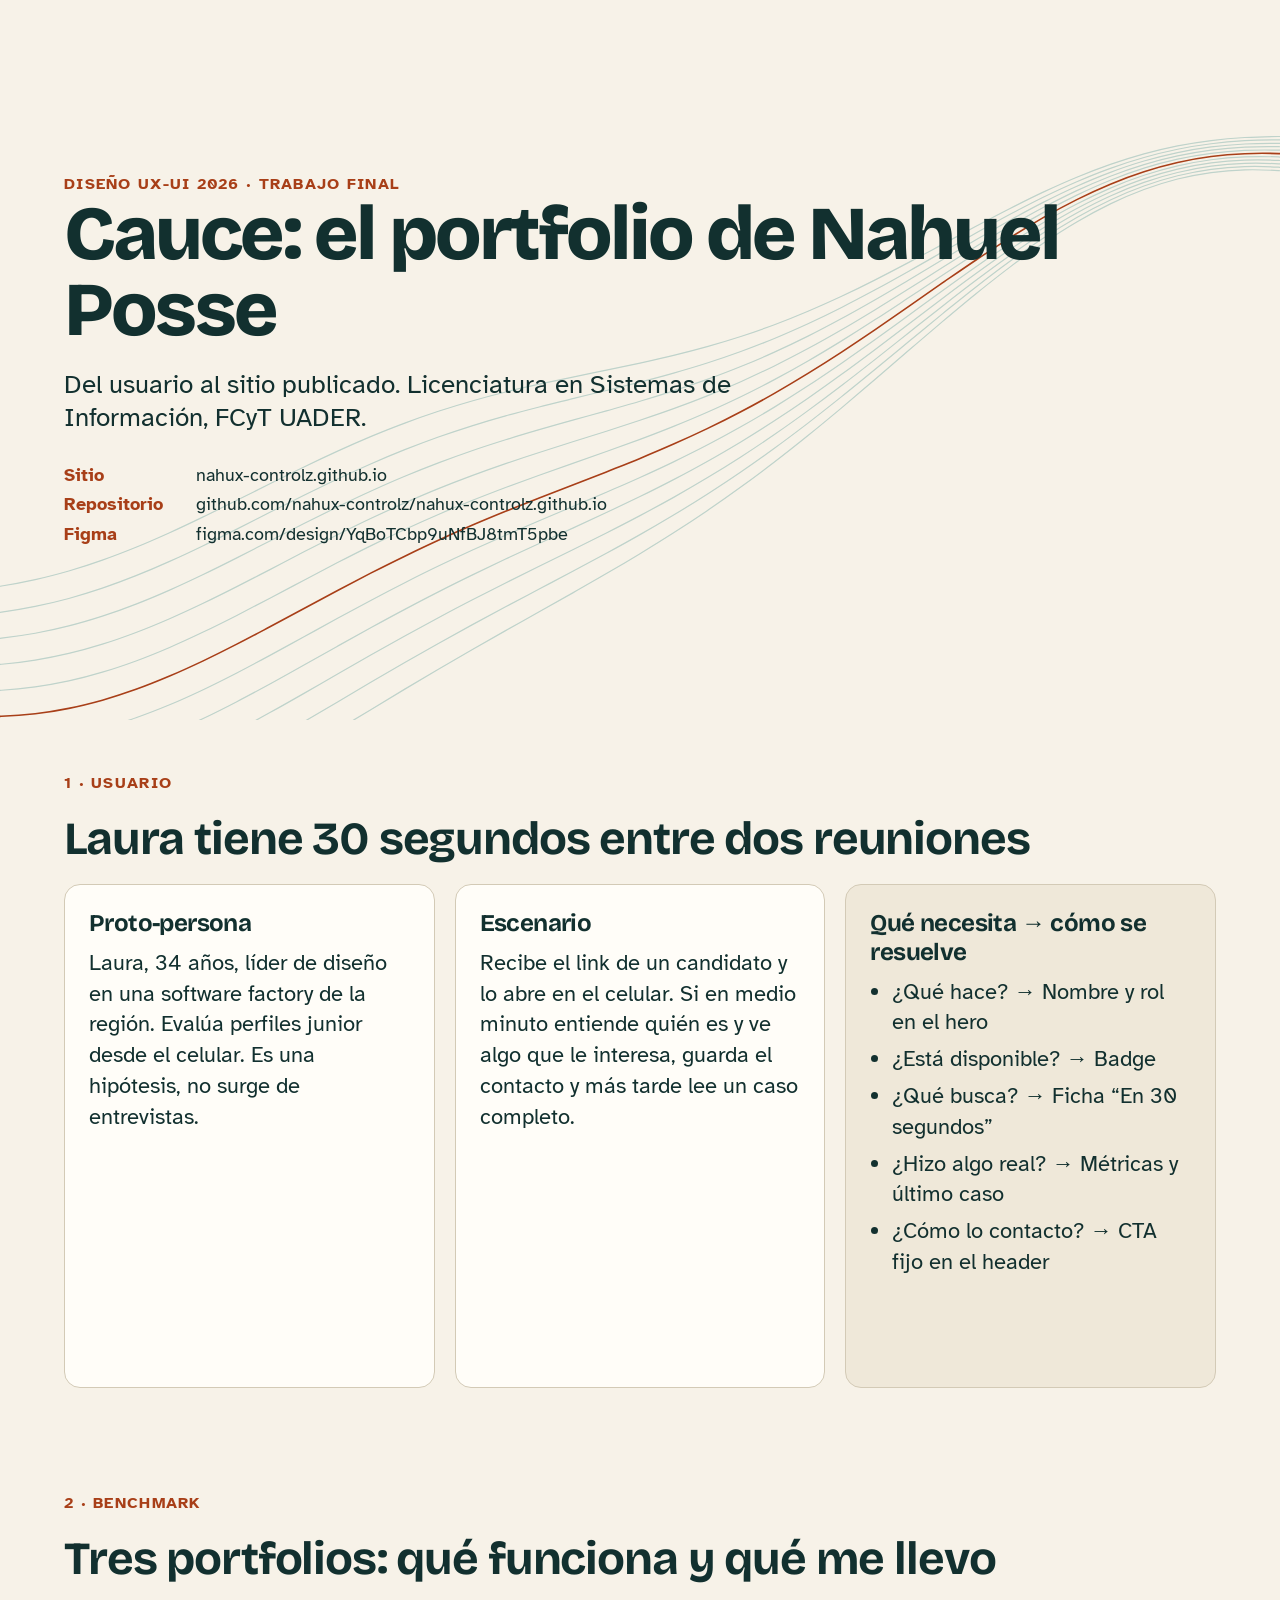
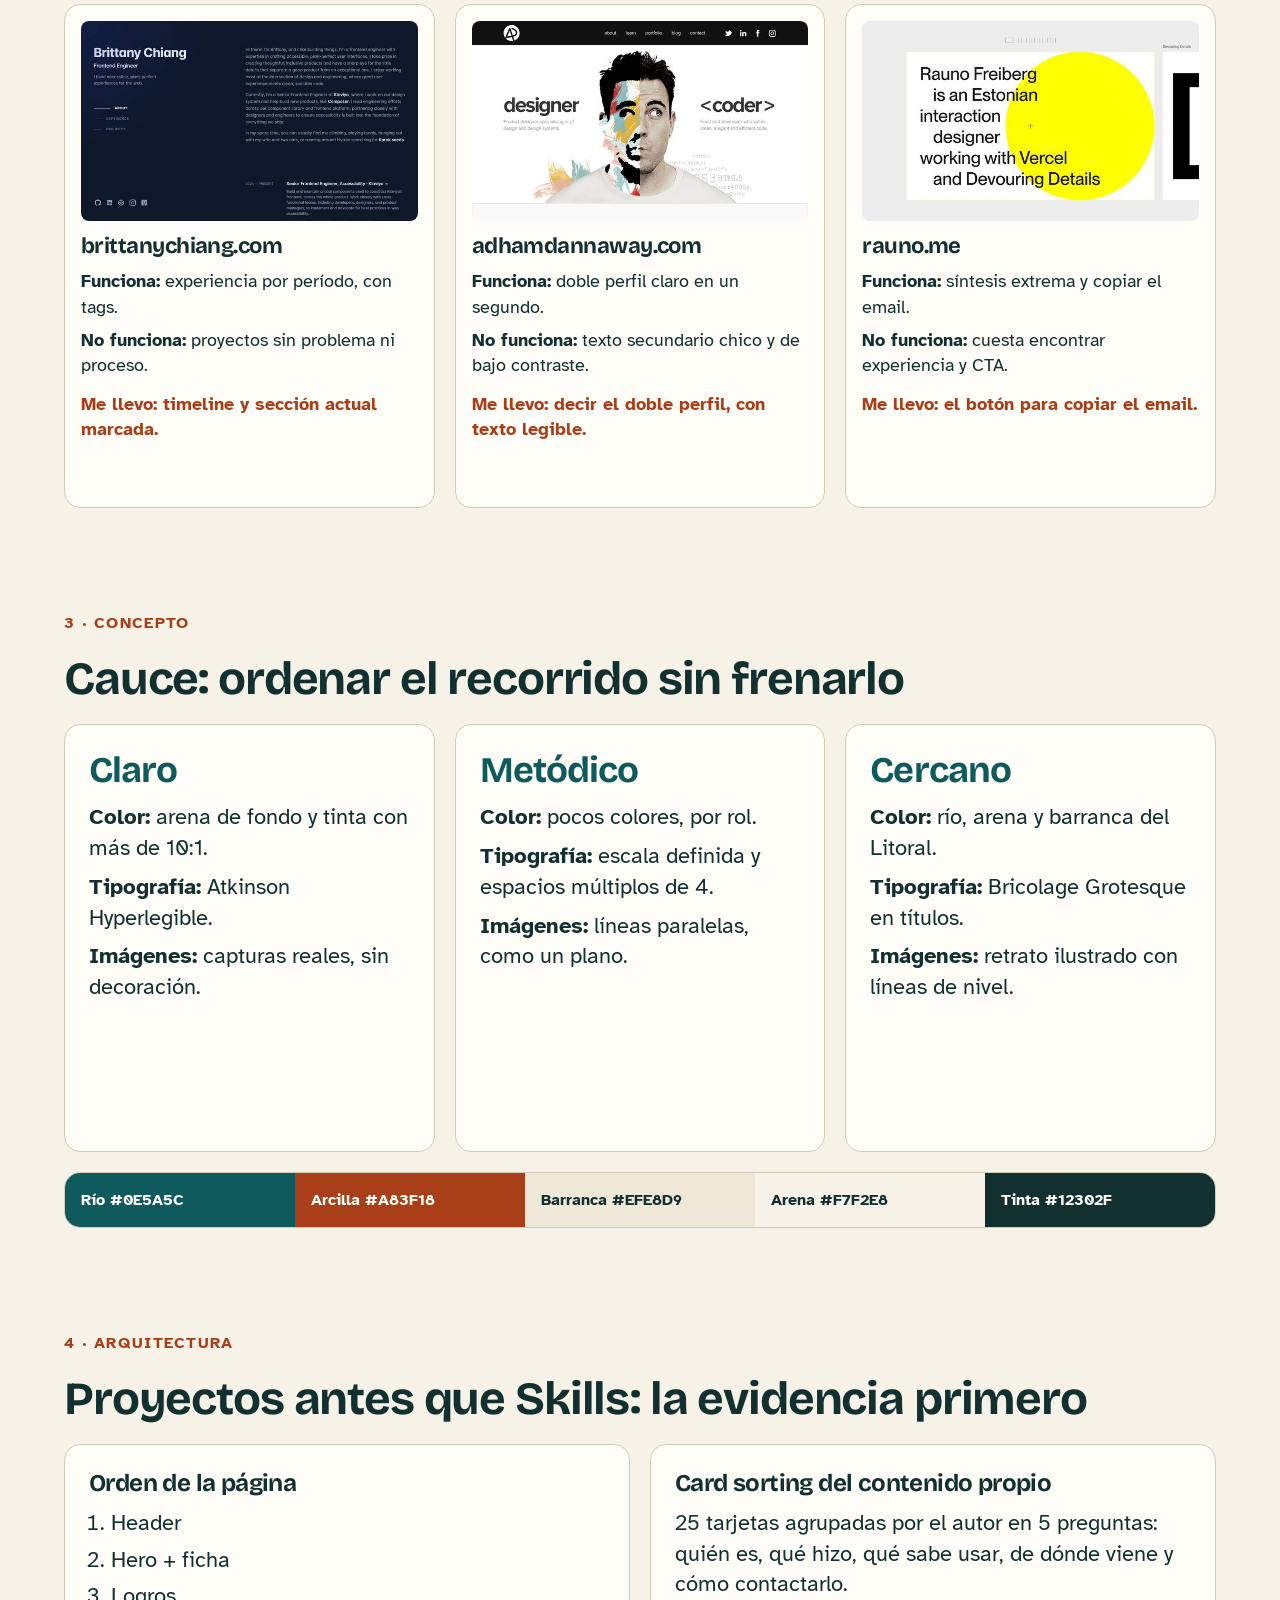
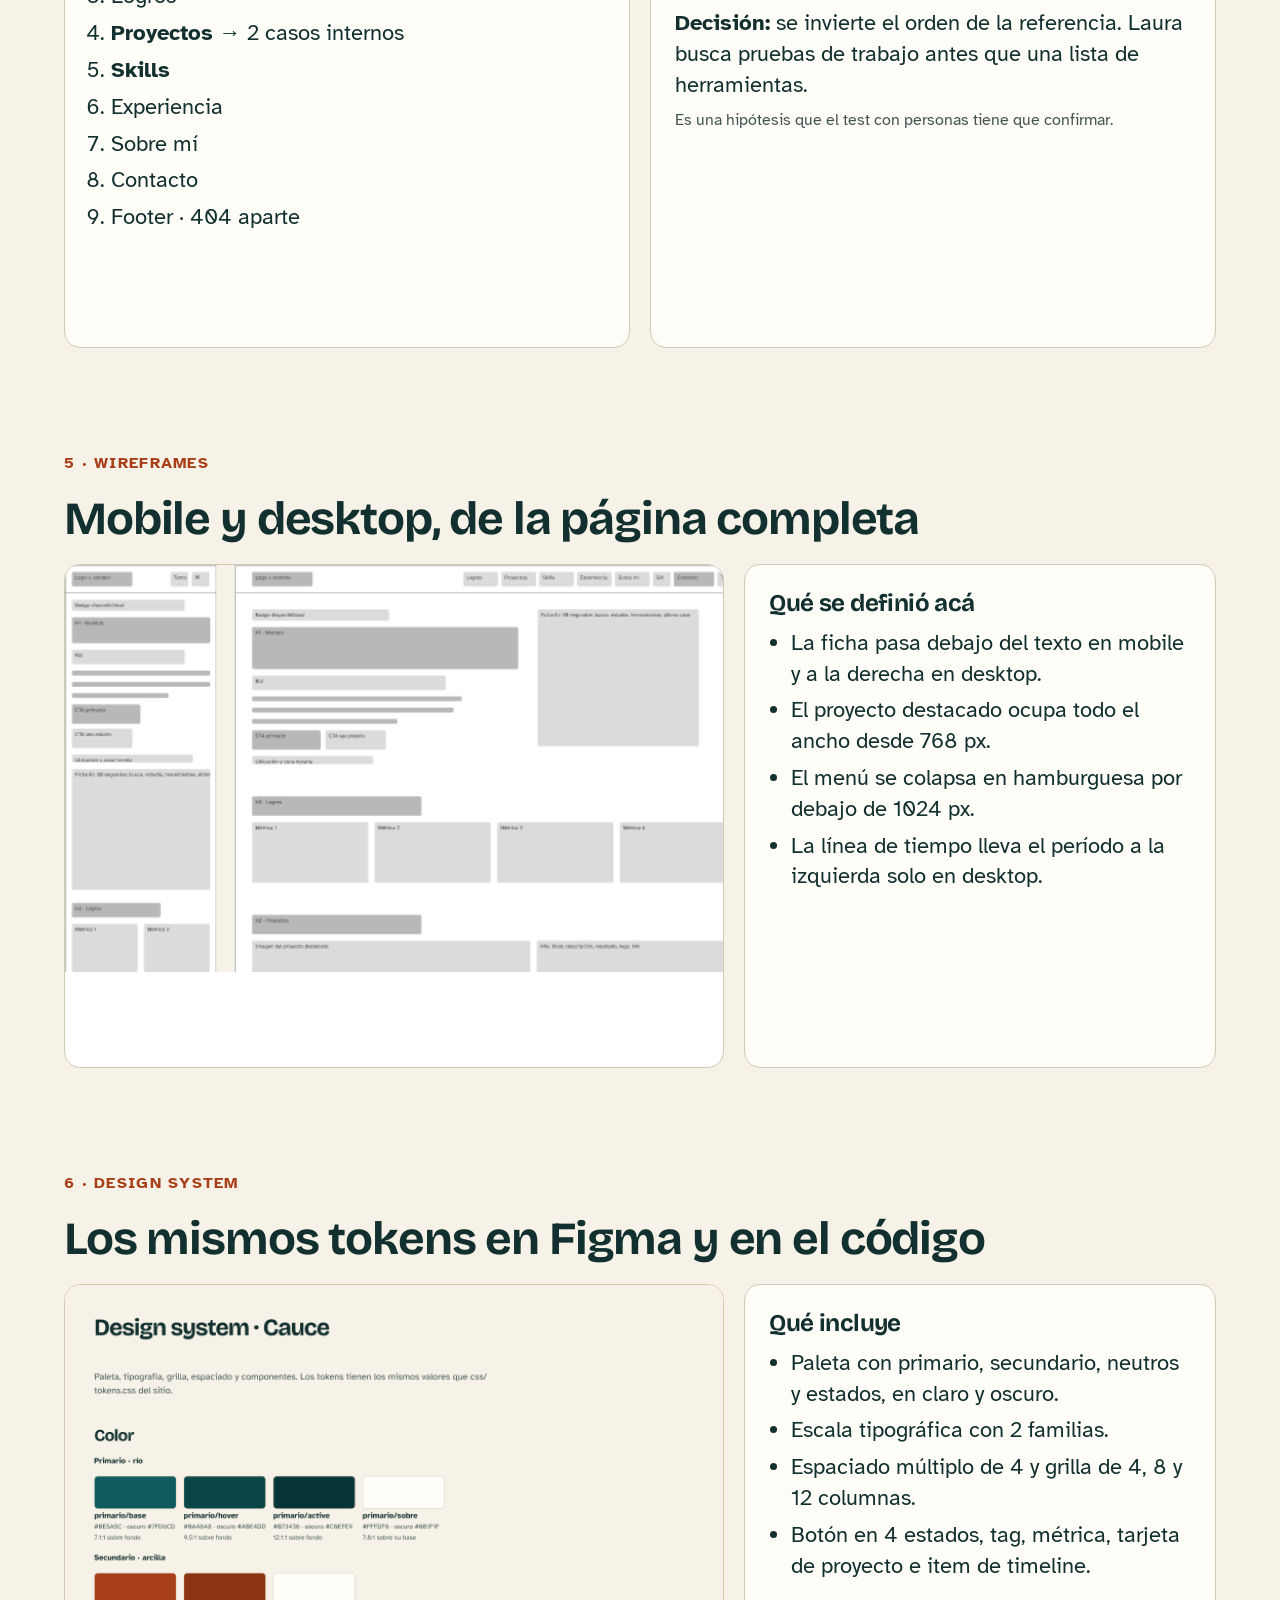
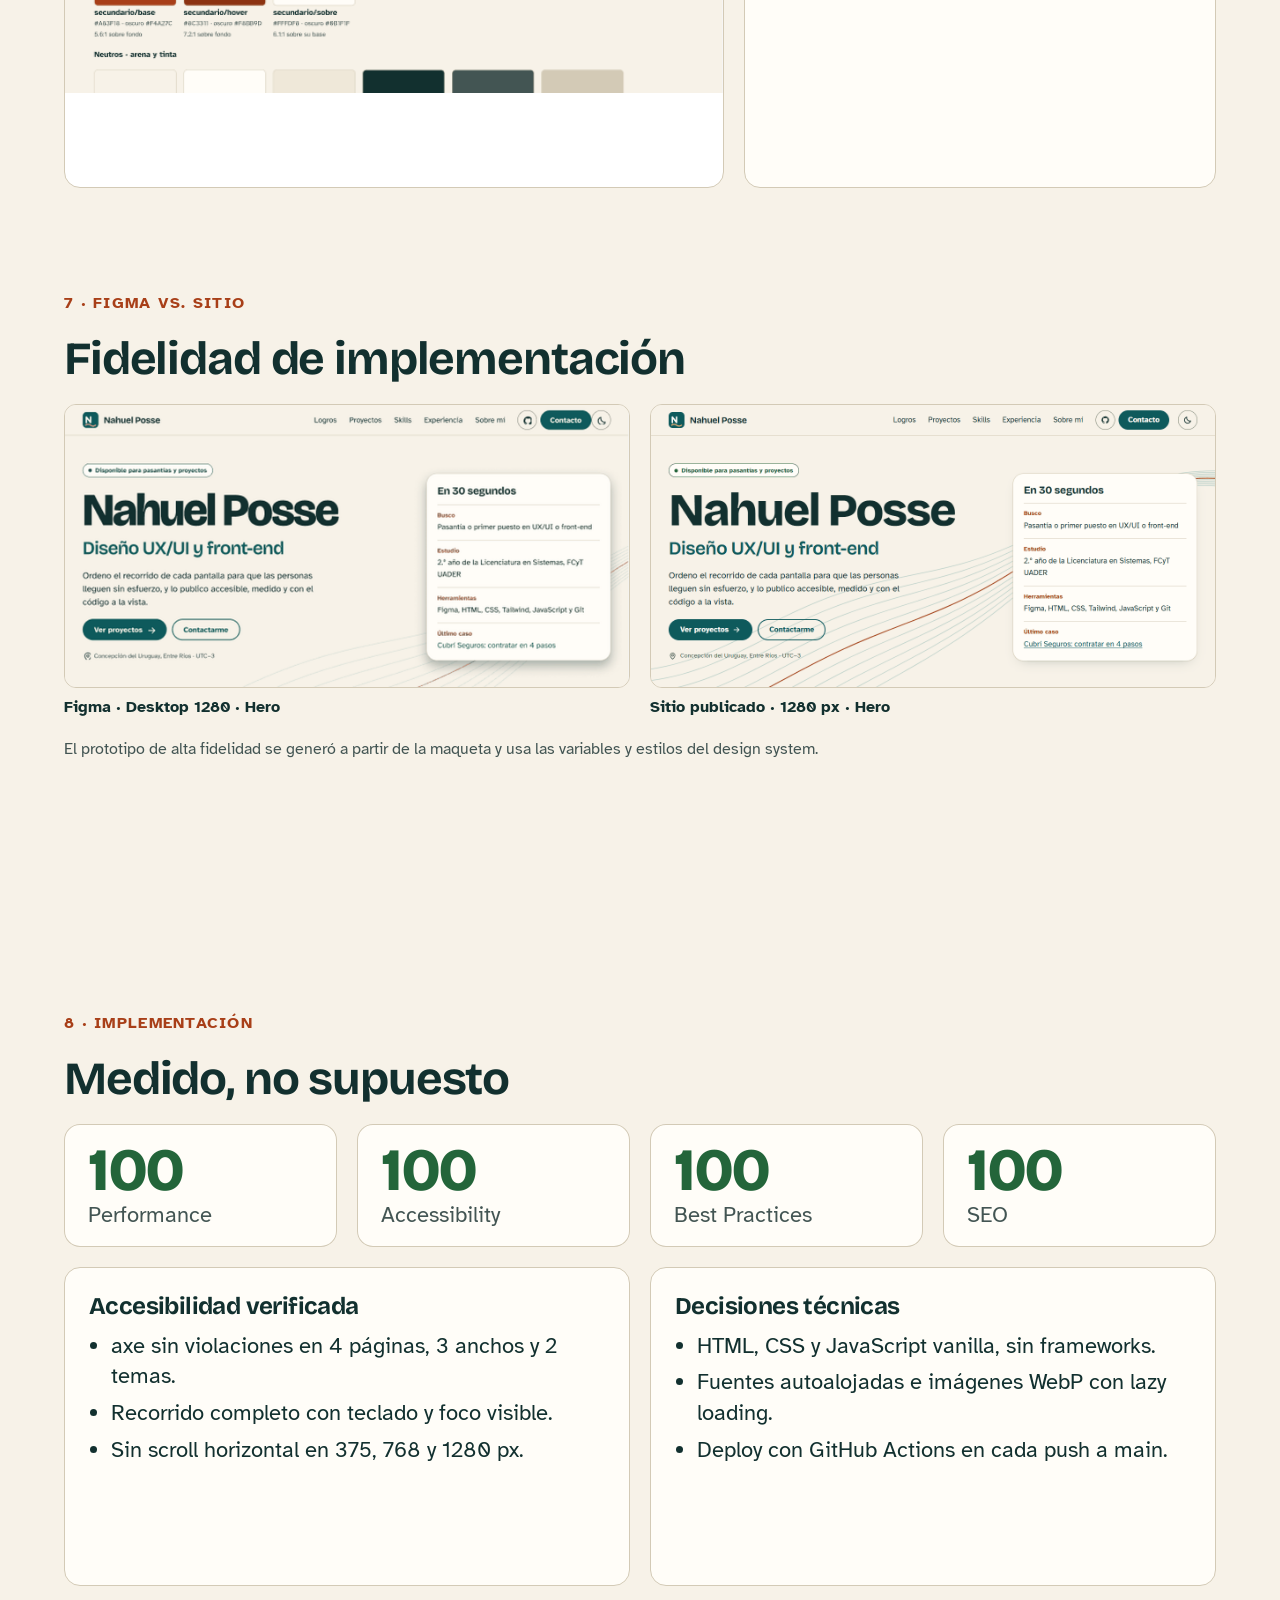
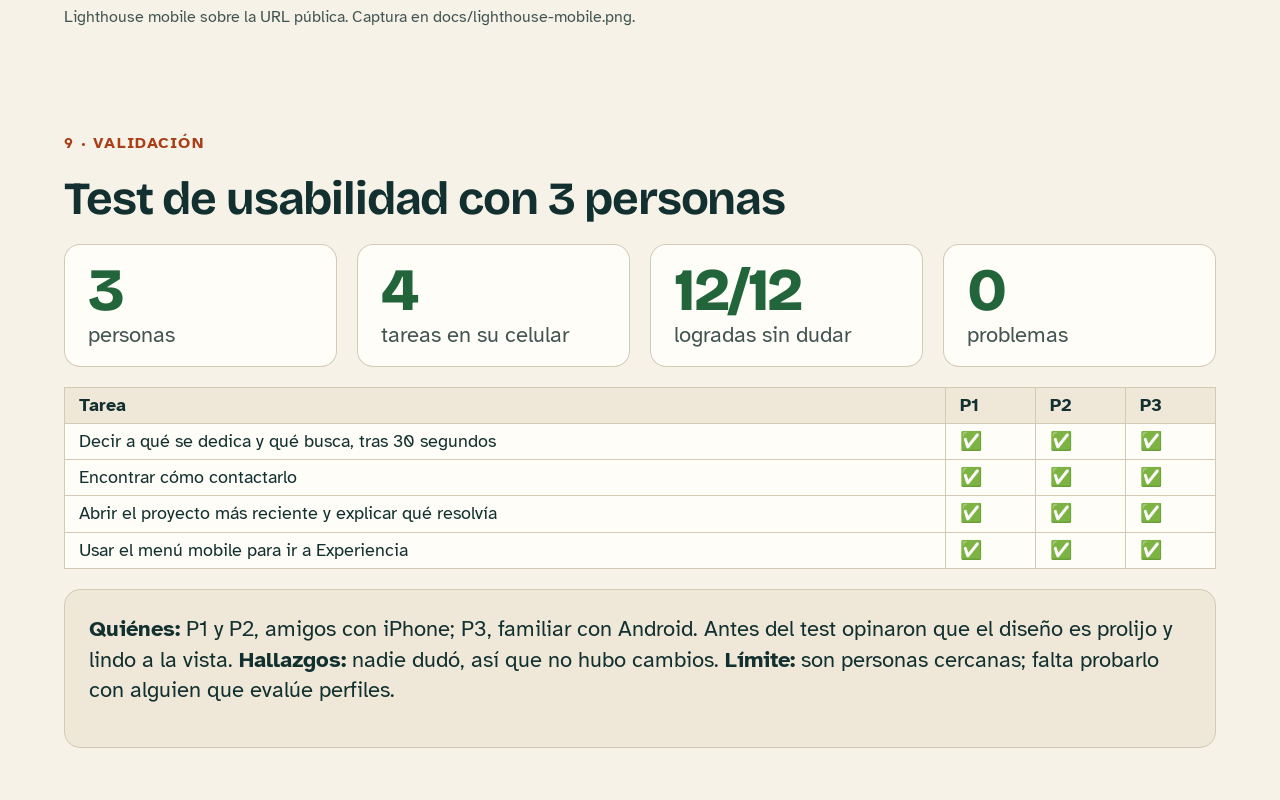
<file: docs/proceso/index.html>
<!doctype html>
<html lang="es">
<head>
<meta charset="utf-8">
<title>Proceso UX/UI · Portfolio de Nahuel Posse</title>
<link rel="stylesheet" href="../../css/tokens.css">
<link rel="stylesheet" href="proceso.css">
</head>
<body>

<section class="slide slide--cover">
  <img class="cover__river" src="img/river.svg" alt="">
  <div class="cover__text">
    <p class="kicker">Diseño UX-UI 2026 · Trabajo final</p>
    <h1>Cauce: el portfolio de Nahuel Posse</h1>
    <p class="lead">Del usuario al sitio publicado. Licenciatura en Sistemas de Información, FCyT UADER.</p>
    <dl class="cover__links">
      <div><dt>Sitio</dt><dd>nahux-controlz.github.io</dd></div>
      <div><dt>Repositorio</dt><dd>github.com/nahux-controlz/nahux-controlz.github.io</dd></div>
      <div><dt>Figma</dt><dd>figma.com/design/YqBoTCbp9uNfBJ8tmT5pbe</dd></div>
    </dl>
  </div>
</section>

<section class="slide">
  <p class="kicker">1 · Usuario</p>
  <h2>Laura tiene 30 segundos entre dos reuniones</h2>
  <div class="cols cols--3">
    <div class="box"><h3>Proto-persona</h3><p>Laura, 34 años, líder de diseño en una software factory de la región. Evalúa perfiles junior desde el celular. Es una hipótesis, no surge de entrevistas.</p></div>
    <div class="box"><h3>Escenario</h3><p>Recibe el link de un candidato y lo abre en el celular. Si en medio minuto entiende quién es y ve algo que le interesa, guarda el contacto y más tarde lee un caso completo.</p></div>
    <div class="box box--tint"><h3>Qué necesita → cómo se resuelve</h3>
      <ul><li>¿Qué hace? → Nombre y rol en el hero</li><li>¿Está disponible? → Badge</li><li>¿Qué busca? → Ficha “En 30 segundos”</li><li>¿Hizo algo real? → Métricas y último caso</li><li>¿Cómo lo contacto? → CTA fijo en el header</li></ul>
    </div>
  </div>
</section>

<section class="slide">
  <p class="kicker">2 · Benchmark</p>
  <h2>Tres portfolios: qué funciona y qué me llevo</h2>
  <div class="cols cols--3">
    <div class="bench"><img src="img/bench-brittany.jpg" alt=""><h3>brittanychiang.com</h3><p><b>Funciona:</b> experiencia por período, con tags.</p><p><b>No funciona:</b> proyectos sin problema ni proceso.</p><p class="take">Me llevo: timeline y sección actual marcada.</p></div>
    <div class="bench"><img src="img/bench-adham.jpg" alt=""><h3>adhamdannaway.com</h3><p><b>Funciona:</b> doble perfil claro en un segundo.</p><p><b>No funciona:</b> texto secundario chico y de bajo contraste.</p><p class="take">Me llevo: decir el doble perfil, con texto legible.</p></div>
    <div class="bench"><img src="img/bench-rauno.jpg" alt=""><h3>rauno.me</h3><p><b>Funciona:</b> síntesis extrema y copiar el email.</p><p><b>No funciona:</b> cuesta encontrar experiencia y CTA.</p><p class="take">Me llevo: el botón para copiar el email.</p></div>
  </div>
</section>

<section class="slide">
  <p class="kicker">3 · Concepto</p>
  <h2>Cauce: ordenar el recorrido sin frenarlo</h2>
  <div class="cols cols--3">
    <div class="box"><h3 class="word">Claro</h3><p><b>Color:</b> arena de fondo y tinta con más de 10:1.</p><p><b>Tipografía:</b> Atkinson Hyperlegible.</p><p><b>Imágenes:</b> capturas reales, sin decoración.</p></div>
    <div class="box"><h3 class="word">Metódico</h3><p><b>Color:</b> pocos colores, por rol.</p><p><b>Tipografía:</b> escala definida y espacios múltiplos de 4.</p><p><b>Imágenes:</b> líneas paralelas, como un plano.</p></div>
    <div class="box"><h3 class="word">Cercano</h3><p><b>Color:</b> río, arena y barranca del Litoral.</p><p><b>Tipografía:</b> Bricolage Grotesque en títulos.</p><p><b>Imágenes:</b> retrato ilustrado con líneas de nivel.</p></div>
  </div>
  <div class="palette">
    <span class="c1">Río #0E5A5C</span><span class="c2">Arcilla #A83F18</span><span class="c3">Barranca #EFE8D9</span><span class="c4">Arena #F7F2E8</span><span class="c5">Tinta #12302F</span>
  </div>
</section>

<section class="slide">
  <p class="kicker">4 · Arquitectura</p>
  <h2>Proyectos antes que Skills: la evidencia primero</h2>
  <div class="cols cols--2">
    <div class="box"><h3>Orden de la página</h3>
      <ol class="flow"><li>Header</li><li>Hero + ficha</li><li>Logros</li><li><b>Proyectos</b> → 2 casos internos</li><li><b>Skills</b></li><li>Experiencia</li><li>Sobre mí</li><li>Contacto</li><li>Footer · 404 aparte</li></ol>
    </div>
    <div class="box"><h3>Card sorting del contenido propio</h3>
      <p>25 tarjetas agrupadas por el autor en 5 preguntas: quién es, qué hizo, qué sabe usar, de dónde viene y cómo contactarlo.</p>
      <p><b>Decisión:</b> se invierte el orden de la referencia. Laura busca pruebas de trabajo antes que una lista de herramientas.</p>
      <p class="note">Es una hipótesis que el test con personas tiene que confirmar.</p>
    </div>
  </div>
</section>

<section class="slide">
  <p class="kicker">5 · Wireframes</p>
  <h2>Mobile y desktop, de la página completa</h2>
  <div class="cols cols--wire">
    <img class="frame frame--top" src="img/wireframes.png" alt="">
    <div class="box"><h3>Qué se definió acá</h3>
      <ul><li>La ficha pasa debajo del texto en mobile y a la derecha en desktop.</li><li>El proyecto destacado ocupa todo el ancho desde 768 px.</li><li>El menú se colapsa en hamburguesa por debajo de 1024 px.</li><li>La línea de tiempo lleva el período a la izquierda solo en desktop.</li></ul>
    </div>
  </div>
</section>

<section class="slide">
  <p class="kicker">6 · Design system</p>
  <h2>Los mismos tokens en Figma y en el código</h2>
  <div class="cols cols--wire">
    <img class="frame frame--top" src="img/ds.png" alt="">
    <div class="box"><h3>Qué incluye</h3>
      <ul><li>Paleta con primario, secundario, neutros y estados, en claro y oscuro.</li><li>Escala tipográfica con 2 familias.</li><li>Espaciado múltiplo de 4 y grilla de 4, 8 y 12 columnas.</li><li>Botón en 4 estados, tag, métrica, tarjeta de proyecto e item de timeline.</li></ul>
    </div>
  </div>
</section>

<section class="slide">
  <p class="kicker">7 · Figma vs. sitio</p>
  <h2>Fidelidad de implementación</h2>
  <div class="cols cols--2 compare">
    <figure><img src="img/compare-figma.png" alt=""><figcaption>Figma · Desktop 1280 · Hero</figcaption></figure>
    <figure><img src="img/compare-sitio.png" alt=""><figcaption>Sitio publicado · 1280 px · Hero</figcaption></figure>
  </div>
  <p class="note">El prototipo de alta fidelidad se generó a partir de la maqueta y usa las variables y estilos del design system.</p>
</section>

<section class="slide">
  <p class="kicker">8 · Implementación</p>
  <h2>Medido, no supuesto</h2>
  <div class="cols cols--stats">
    <div class="stat"><b>100</b><span>Performance</span></div>
    <div class="stat"><b>100</b><span>Accessibility</span></div>
    <div class="stat"><b>100</b><span>Best Practices</span></div>
    <div class="stat"><b>100</b><span>SEO</span></div>
  </div>
  <div class="cols cols--2">
    <div class="box"><h3>Accesibilidad verificada</h3><ul><li>axe sin violaciones en 4 páginas, 3 anchos y 2 temas.</li><li>Recorrido completo con teclado y foco visible.</li><li>Sin scroll horizontal en 375, 768 y 1280 px.</li></ul></div>
    <div class="box"><h3>Decisiones técnicas</h3><ul><li>HTML, CSS y JavaScript vanilla, sin frameworks.</li><li>Fuentes autoalojadas e imágenes WebP con lazy loading.</li><li>Deploy con GitHub Actions en cada push a main.</li></ul></div>
  </div>
  <p class="note">Lighthouse mobile sobre la URL pública. Captura en docs/lighthouse-mobile.png.</p>
</section>

<section class="slide">
  <p class="kicker">9 · Validación</p>
  <h2>Test de usabilidad con 3 personas</h2>
  <div class="cols cols--stats">
    <div class="stat"><b>3</b><span>personas</span></div>
    <div class="stat"><b>4</b><span>tareas en su celular</span></div>
    <div class="stat"><b>12/12</b><span>logradas sin dudar</span></div>
    <div class="stat"><b>0</b><span>problemas</span></div>
  </div>
  <table>
    <thead><tr><th>Tarea</th><th>P1</th><th>P2</th><th>P3</th></tr></thead>
    <tbody>
      <tr><td>Decir a qué se dedica y qué busca, tras 30 segundos</td><td>✅</td><td>✅</td><td>✅</td></tr>
      <tr><td>Encontrar cómo contactarlo</td><td>✅</td><td>✅</td><td>✅</td></tr>
      <tr><td>Abrir el proyecto más reciente y explicar qué resolvía</td><td>✅</td><td>✅</td><td>✅</td></tr>
      <tr><td>Usar el menú mobile para ir a Experiencia</td><td>✅</td><td>✅</td><td>✅</td></tr>
    </tbody>
  </table>
  <div class="box box--tint findings"><p><b>Quiénes:</b> P1 y P2, amigos con iPhone; P3, familiar con Android. Antes del test opinaron que el diseño es prolijo y lindo a la vista. <b>Hallazgos:</b> nadie dudó, así que no hubo cambios. <b>Límite:</b> son personas cercanas; falta probarlo con alguien que evalúe perfiles.</p></div>
</section>

</body>
</html>
</file>
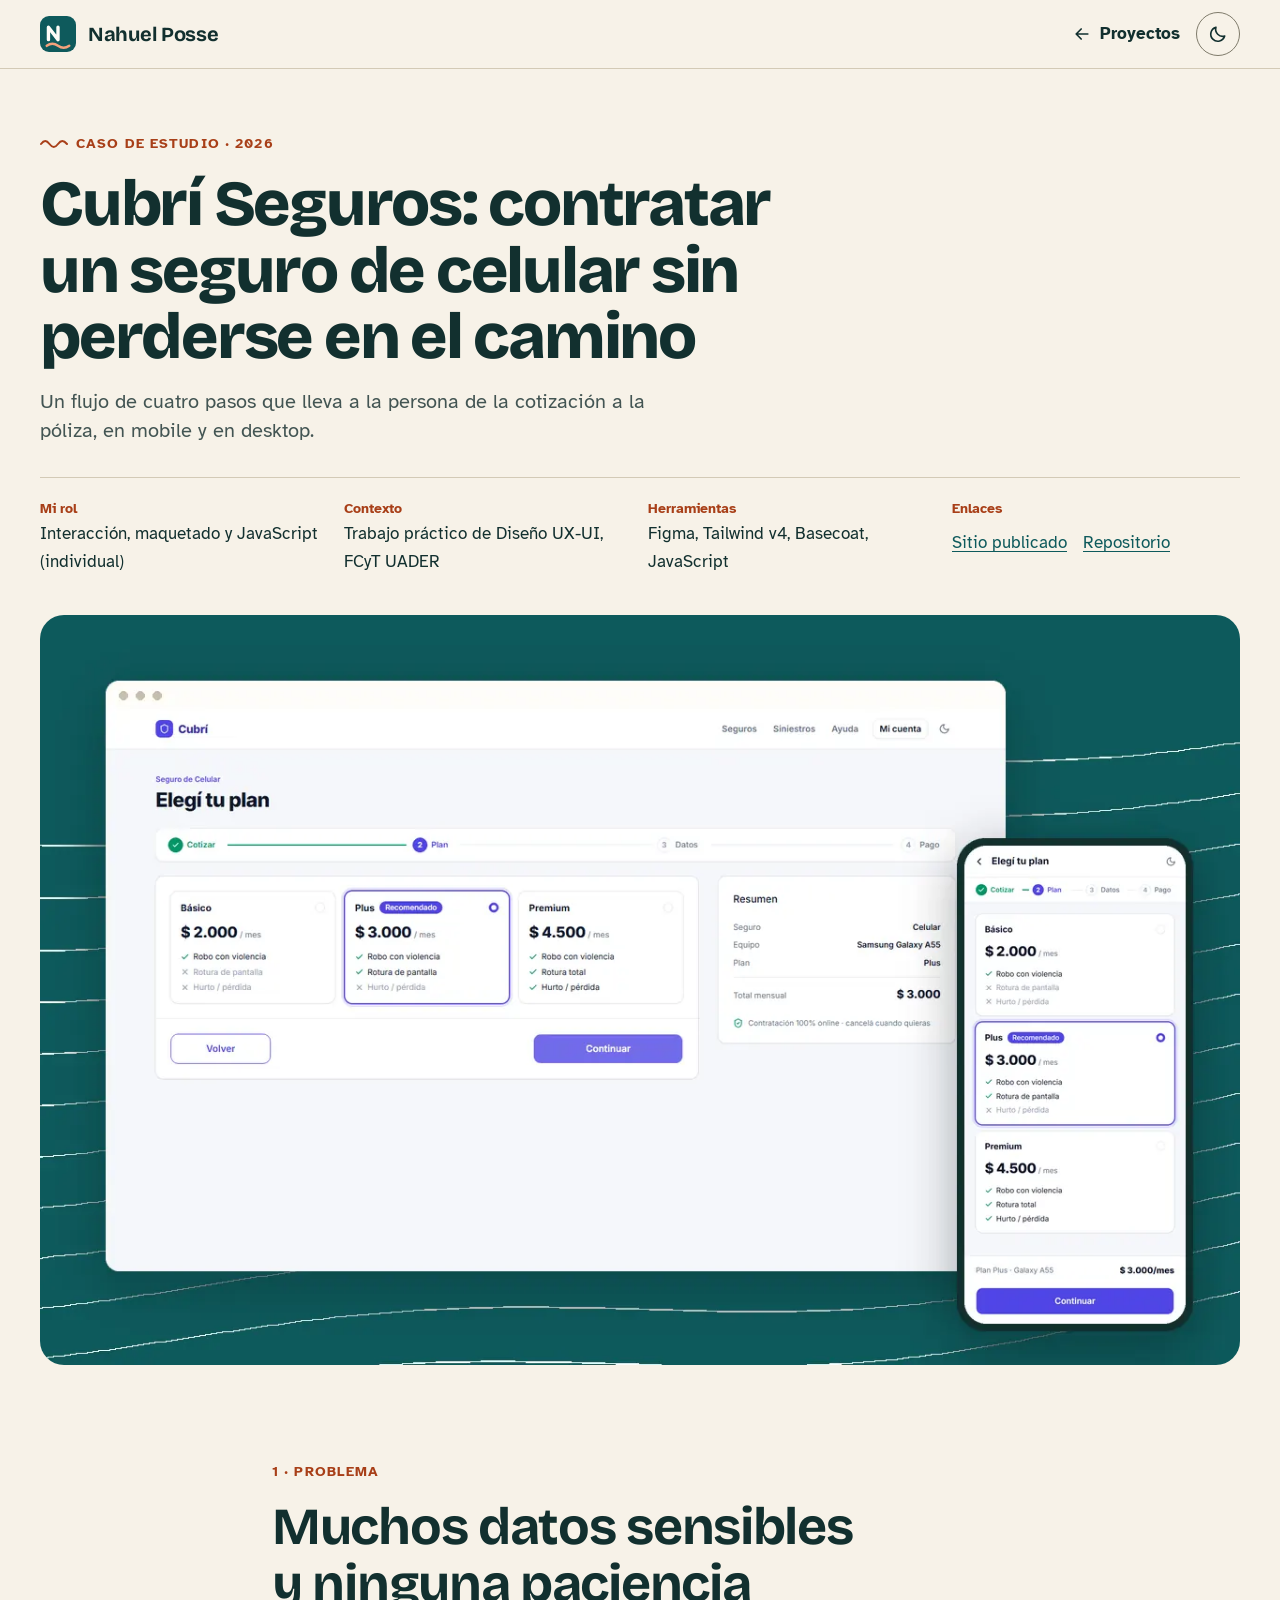
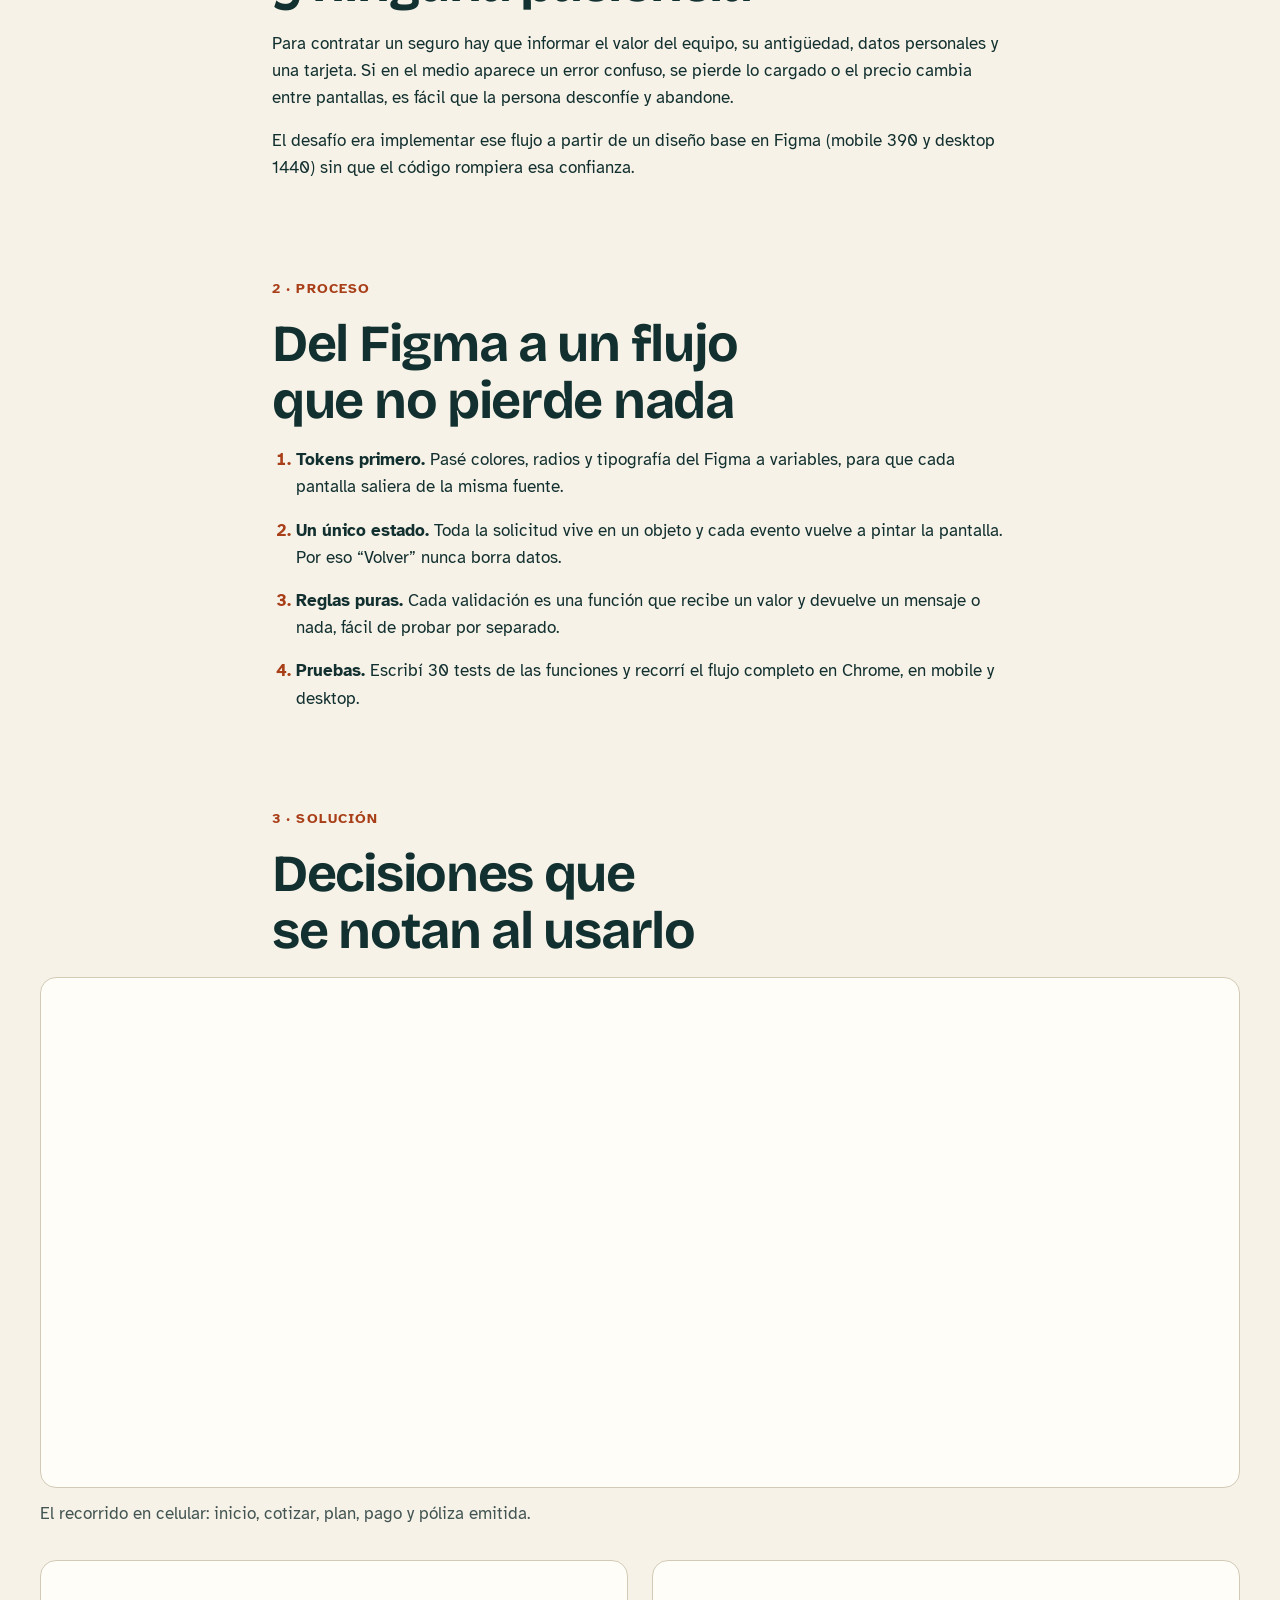
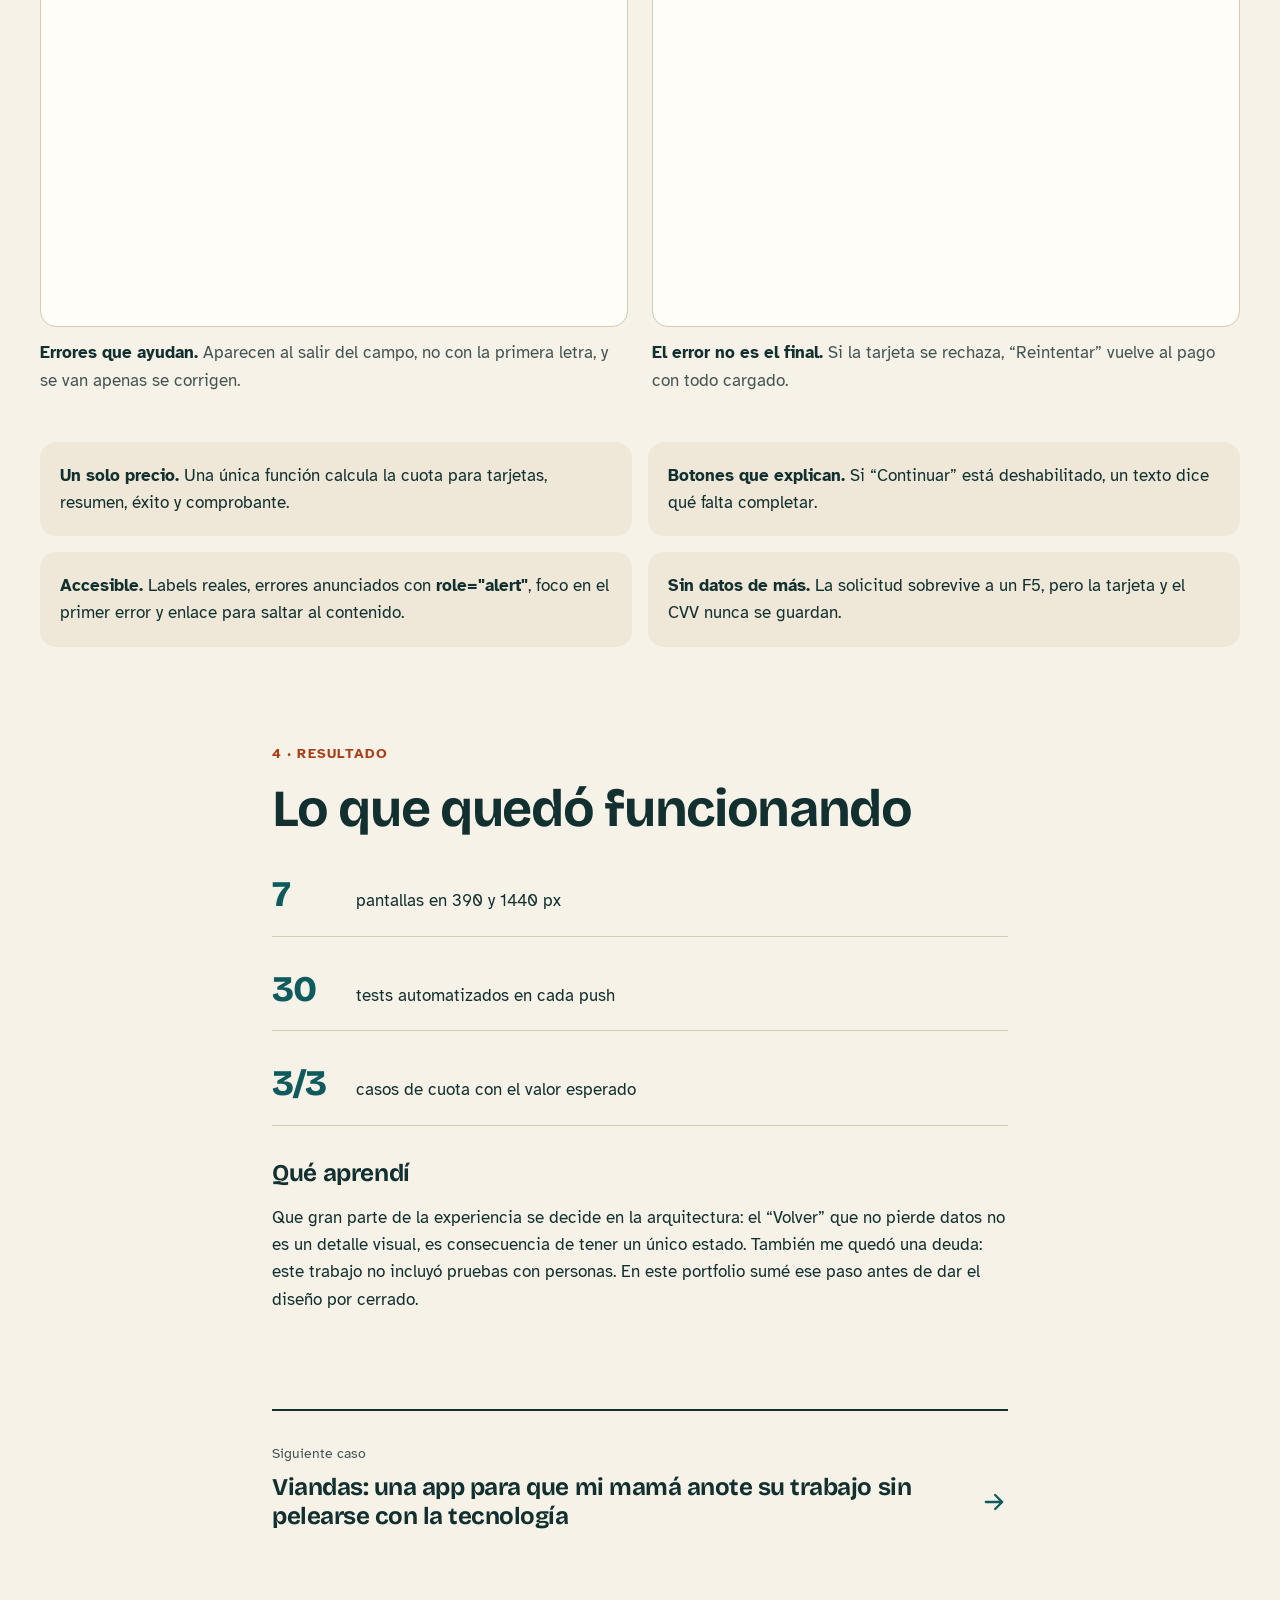
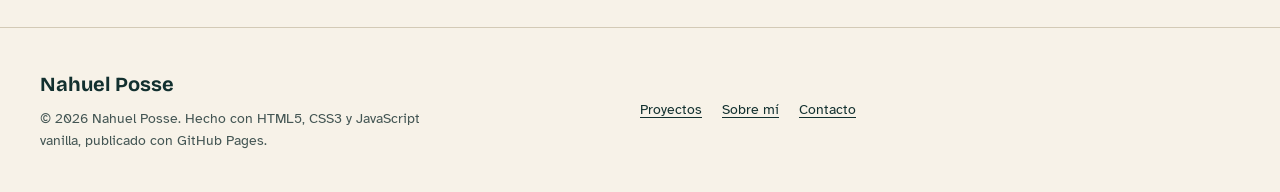
<file: casos/cubri-seguros.html>
<!doctype html>
<html lang="es">
<head>
  <meta charset="utf-8">
  <meta name="viewport" content="width=device-width, initial-scale=1">
  <meta http-equiv="Content-Security-Policy" content="default-src 'self'; img-src 'self' data:; style-src 'self'; font-src 'self'; script-src 'self'; connect-src 'self'; base-uri 'self'; form-action 'self'; object-src 'none'">
  <meta name="referrer" content="strict-origin-when-cross-origin">
  <title>Cubrí Seguros: caso de estudio · Nahuel Posse</title>
  <meta name="description" content="Caso de estudio de Cubrí Seguros: flujo de contratación de un seguro de celular en cuatro pasos, con validaciones claras, accesibilidad y 30 tests.">
  <meta name="author" content="Nahuel Posse">
  <meta name="theme-color" content="#f7f2e8">
  <link rel="canonical" href="https://nahux-controlz.github.io/casos/cubri-seguros.html">
  <meta property="og:type" content="article">
  <meta property="og:locale" content="es_AR">
  <meta property="og:url" content="https://nahux-controlz.github.io/casos/cubri-seguros.html">
  <meta property="og:title" content="Cubrí Seguros: caso de estudio">
  <meta property="og:description" content="Contratar un seguro de celular en cuatro pasos, de la cotización a la póliza.">
  <meta property="og:image" content="https://nahux-controlz.github.io/assets/img/og.png">
  <meta property="og:image:alt" content="Nahuel Posse, diseño UX/UI y front-end, sobre líneas de un río.">
  <meta name="twitter:card" content="summary_large_image">
  <link rel="icon" href="../assets/img/favicon.svg" type="image/svg+xml">
  <link rel="icon" href="../assets/img/favicon-32.png" sizes="32x32" type="image/png">
  <link rel="apple-touch-icon" href="../assets/img/apple-touch-icon.png">
  <link rel="preload" href="../assets/fonts/bricolage-grotesque-latin-wght-normal.woff2" as="font" type="font/woff2" crossorigin>
  <link rel="preload" href="../assets/fonts/atkinson-hyperlegible-latin-400-normal.woff2" as="font" type="font/woff2" crossorigin>
  <link rel="stylesheet" href="../css/tokens.css">
  <link rel="stylesheet" href="../css/main.css">
  <script src="../js/theme.js"></script>
  <script src="../js/main.js" defer></script>
</head>
<body>
  <a class="skip-link" href="#contenido">Saltar al contenido</a>

  <header class="site-header">
    <div class="container site-header__bar">
      <a class="brand" href="../index.html">
        <img src="../assets/img/favicon.svg" alt="" width="36" height="36">
        <span>Nahuel Posse</span>
      </a>
      <div class="site-header__tools">
        <a class="back-link" href="../index.html#proyectos">
          <svg viewBox="0 0 24 24" fill="none" stroke="currentColor" stroke-width="2" stroke-linecap="round" stroke-linejoin="round" aria-hidden="true"><path d="M19 12H5M11 6l-6 6 6 6"/></svg>
          Proyectos
        </a>
        <button class="icon-btn" type="button" data-theme-toggle aria-pressed="false" aria-label="Modo oscuro">
          <svg class="theme-icon--moon" viewBox="0 0 24 24" fill="none" stroke="currentColor" stroke-width="2" stroke-linecap="round" stroke-linejoin="round" aria-hidden="true"><path d="M20 14.5A8.5 8.5 0 0 1 9.5 4a8.5 8.5 0 1 0 10.5 10.5Z"/></svg>
          <svg class="theme-icon--sun" viewBox="0 0 24 24" fill="none" stroke="currentColor" stroke-width="2" stroke-linecap="round" aria-hidden="true"><circle cx="12" cy="12" r="4"/><path d="M12 2v2M12 20v2M4.9 4.9l1.4 1.4M17.7 17.7l1.4 1.4M2 12h2M20 12h2M4.9 19.1l1.4-1.4M17.7 6.3l1.4-1.4"/></svg>
        </button>
      </div>
    </div>
  </header>

  <main id="contenido" tabindex="-1">
    <article>
      <header class="case-hero">
        <div class="container">
          <p class="eyebrow">Caso de estudio · 2026</p>
          <h1 class="case-hero__title">Cubrí Seguros: contratar un seguro de celular sin perderse en el camino</h1>
          <p class="case-hero__lead">Un flujo de cuatro pasos que lleva a la persona de la cotización a la póliza, en mobile y en desktop.</p>
          <dl class="case-facts">
            <div><dt>Mi rol</dt><dd>Interacción, maquetado y JavaScript (individual)</dd></div>
            <div><dt>Contexto</dt><dd>Trabajo práctico de Diseño UX-UI, FCyT UADER</dd></div>
            <div><dt>Herramientas</dt><dd>Figma, Tailwind v4, Basecoat, JavaScript</dd></div>
            <div>
              <dt>Enlaces</dt>
              <dd class="case-facts__links">
                <a href="https://nahux-controlz.github.io/cubri-seguros/" target="_blank" rel="noopener noreferrer">Sitio publicado<span class="sr-only"> (abre en otra pestaña)</span></a>
                <a href="https://github.com/nahux-controlz/cubri-seguros" target="_blank" rel="noopener noreferrer">Repositorio<span class="sr-only"> (abre en otra pestaña)</span></a>
              </dd>
            </div>
          </dl>
        </div>
      </header>

      <div class="container">
        <img class="case-cover" src="../assets/img/proyectos/cubri-1280.webp" srcset="../assets/img/proyectos/cubri-640.webp 640w, ../assets/img/proyectos/cubri-1280.webp 1280w" sizes="(min-width: 1280px) 1200px, 100vw" width="1280" height="800" alt="Pantalla de elección de plan en desktop y en celular: tres planes, el recomendado marcado y un resumen de la cotización.">
      </div>

      <div class="container case-body">
        <section class="case-section" aria-labelledby="problema">
          <p class="case-step">1 · Problema</p>
          <h2 id="problema">Muchos datos sensibles y ninguna paciencia</h2>
          <p>Para contratar un seguro hay que informar el valor del equipo, su antigüedad, datos personales y una tarjeta. Si en el medio aparece un error confuso, se pierde lo cargado o el precio cambia entre pantallas, es fácil que la persona desconfíe y abandone.</p>
          <p>El desafío era implementar ese flujo a partir de un diseño base en Figma (mobile 390 y desktop 1440) sin que el código rompiera esa confianza.</p>
        </section>

        <section class="case-section" aria-labelledby="proceso">
          <p class="case-step">2 · Proceso</p>
          <h2 id="proceso">Del Figma a un flujo que no pierde nada</h2>
          <ol class="case-list">
            <li><strong>Tokens primero.</strong> Pasé colores, radios y tipografía del Figma a variables, para que cada pantalla saliera de la misma fuente.</li>
            <li><strong>Un único estado.</strong> Toda la solicitud vive en un objeto y cada evento vuelve a pintar la pantalla. Por eso “Volver” nunca borra datos.</li>
            <li><strong>Reglas puras.</strong> Cada validación es una función que recibe un valor y devuelve un mensaje o nada, fácil de probar por separado.</li>
            <li><strong>Pruebas.</strong> Escribí 30 tests de las funciones y recorrí el flujo completo en Chrome, en mobile y desktop.</li>
          </ol>
        </section>

        <section class="case-section case-section--wide" aria-labelledby="solucion">
          <p class="case-step">3 · Solución</p>
          <h2 id="solucion">Decisiones que se notan al usarlo</h2>
          <figure class="case-figure">
            <img src="../assets/img/proyectos/cubri-flujo.webp" srcset="../assets/img/proyectos/cubri-flujo-800.webp 800w, ../assets/img/proyectos/cubri-flujo.webp 1692w" sizes="(min-width: 1280px) 1200px, 100vw" width="1692" height="720" alt="Cinco pantallas del flujo en celular: inicio con el catálogo, cotización, elección de plan, pago y éxito con el número de póliza." loading="lazy" decoding="async">
            <figcaption>El recorrido en celular: inicio, cotizar, plan, pago y póliza emitida.</figcaption>
          </figure>
          <div class="case-grid">
            <figure class="case-figure">
              <img src="../assets/img/proyectos/cubri-validacion.webp" width="1100" height="687" alt="Formulario de datos personales con un error de email marcado debajo del campo." loading="lazy" decoding="async">
              <figcaption><strong>Errores que ayudan.</strong> Aparecen al salir del campo, no con la primera letra, y se van apenas se corrigen.</figcaption>
            </figure>
            <figure class="case-figure">
              <img src="../assets/img/proyectos/cubri-error.webp" width="1100" height="687" alt="Pantalla de pago rechazado con la opción de reintentar sin volver a cargar los datos." loading="lazy" decoding="async">
              <figcaption><strong>El error no es el final.</strong> Si la tarjeta se rechaza, “Reintentar” vuelve al pago con todo cargado.</figcaption>
            </figure>
          </div>
          <ul class="case-decisions">
            <li><strong>Un solo precio.</strong> Una única función calcula la cuota para tarjetas, resumen, éxito y comprobante.</li>
            <li><strong>Botones que explican.</strong> Si “Continuar” está deshabilitado, un texto dice qué falta completar.</li>
            <li><strong>Accesible.</strong> Labels reales, errores anunciados con <code>role="alert"</code>, foco en el primer error y enlace para saltar al contenido.</li>
            <li><strong>Sin datos de más.</strong> La solicitud sobrevive a un F5, pero la tarjeta y el CVV nunca se guardan.</li>
          </ul>
        </section>

        <section class="case-section" aria-labelledby="resultado">
          <p class="case-step">4 · Resultado</p>
          <h2 id="resultado">Lo que quedó funcionando</h2>
          <ul class="case-stats">
            <li><span class="case-stats__value">7</span> pantallas en 390 y 1440 px</li>
            <li><span class="case-stats__value">30</span> tests automatizados en cada push</li>
            <li><span class="case-stats__value">3/3</span> casos de cuota con el valor esperado</li>
          </ul>
          <h3>Qué aprendí</h3>
          <p>Que gran parte de la experiencia se decide en la arquitectura: el “Volver” que no pierde datos no es un detalle visual, es consecuencia de tener un único estado. También me quedó una deuda: este trabajo no incluyó pruebas con personas. En este portfolio sumé ese paso antes de dar el diseño por cerrado.</p>
        </section>

        <nav class="case-next" aria-label="Otros proyectos">
          <p>Siguiente caso</p>
          <a href="viandas.html">Viandas: una app para que mi mamá anote su trabajo sin pelearse con la tecnología
            <svg viewBox="0 0 24 24" fill="none" stroke="currentColor" stroke-width="2" stroke-linecap="round" stroke-linejoin="round" aria-hidden="true"><path d="M5 12h14M13 6l6 6-6 6"/></svg>
          </a>
        </nav>
      </div>
    </article>
  </main>

  <footer class="site-footer">
    <div class="container site-footer__grid">
      <div class="site-footer__brand">
        <p class="site-footer__name">Nahuel Posse</p>
        <p>© <span data-year>2026</span> Nahuel Posse. Hecho con HTML5, CSS3 y JavaScript vanilla, publicado con GitHub Pages.</p>
      </div>
      <nav aria-label="Navegación del pie de página">
        <ul class="site-footer__links">
          <li><a href="../index.html#proyectos">Proyectos</a></li>
          <li><a href="../index.html#sobre-mi">Sobre mí</a></li>
          <li><a href="../index.html#contacto">Contacto</a></li>
        </ul>
      </nav>
    </div>
  </footer>
</body>
</html>
</file>
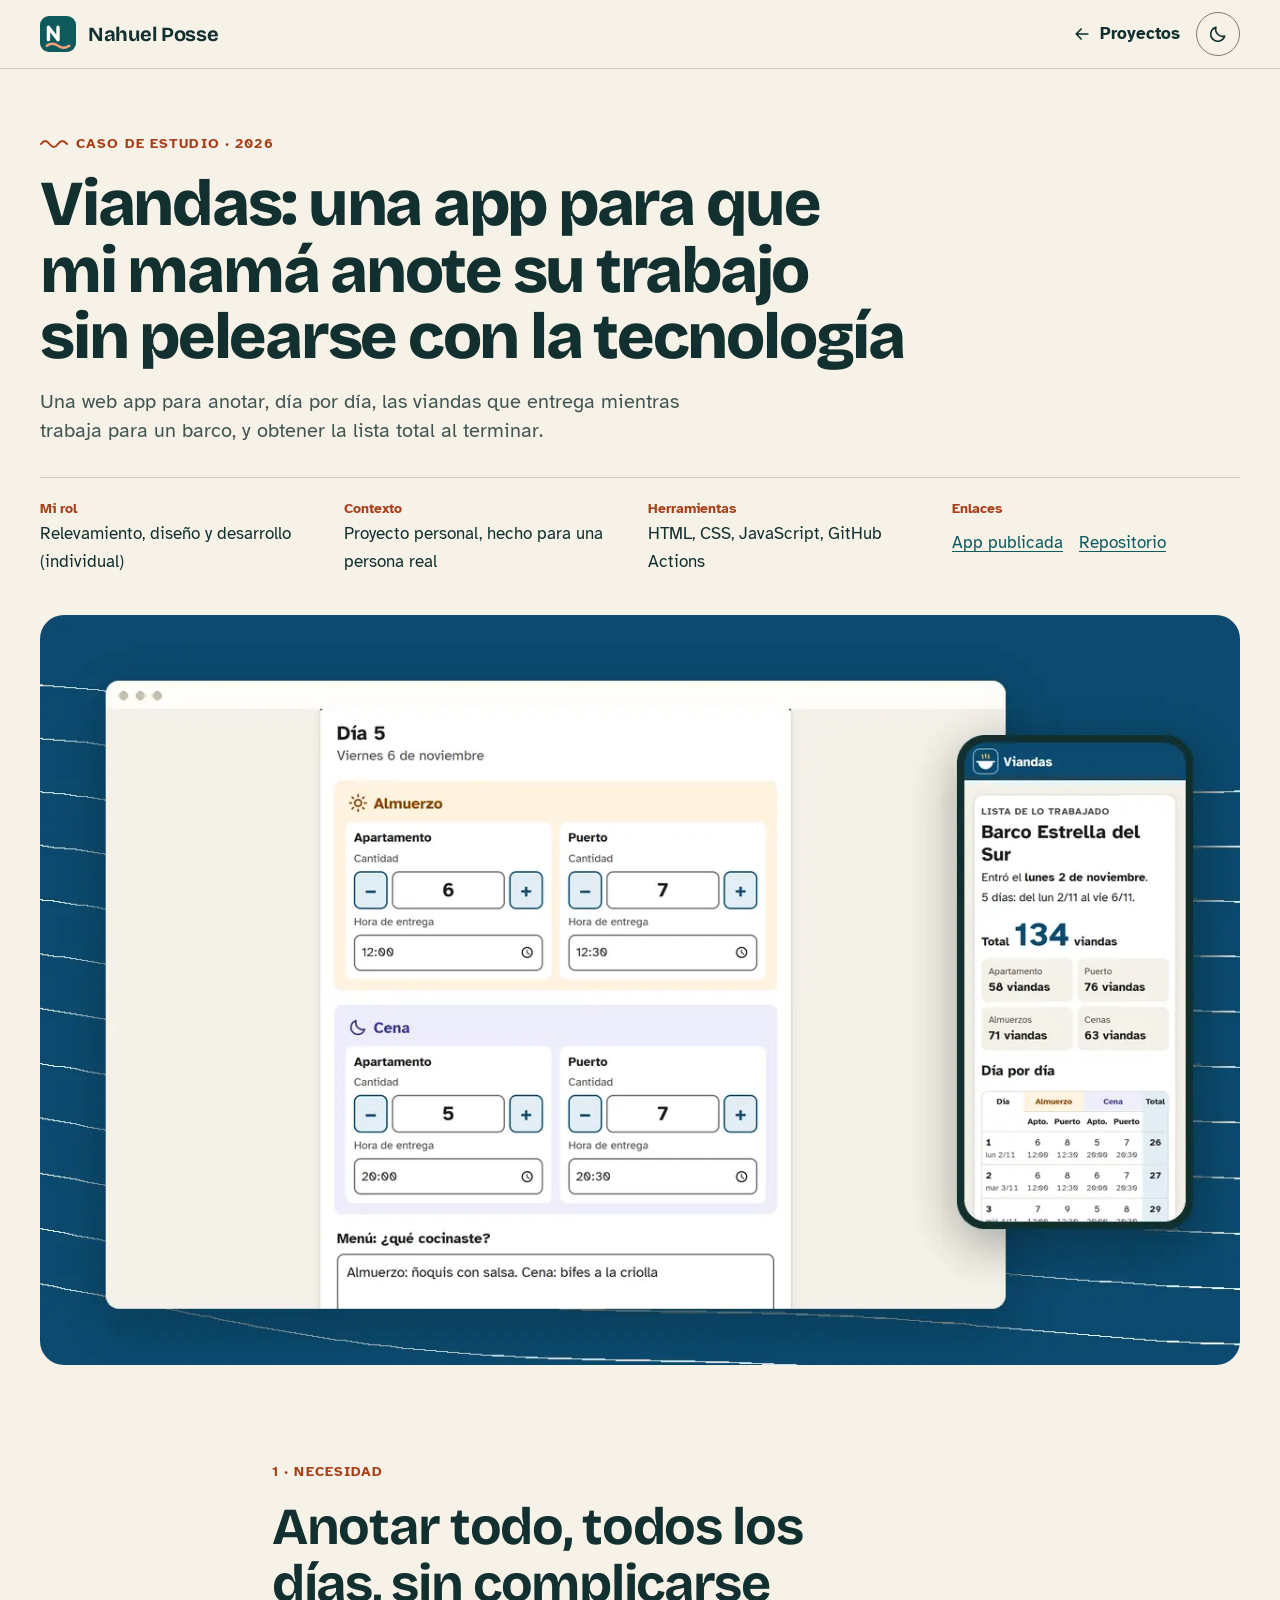
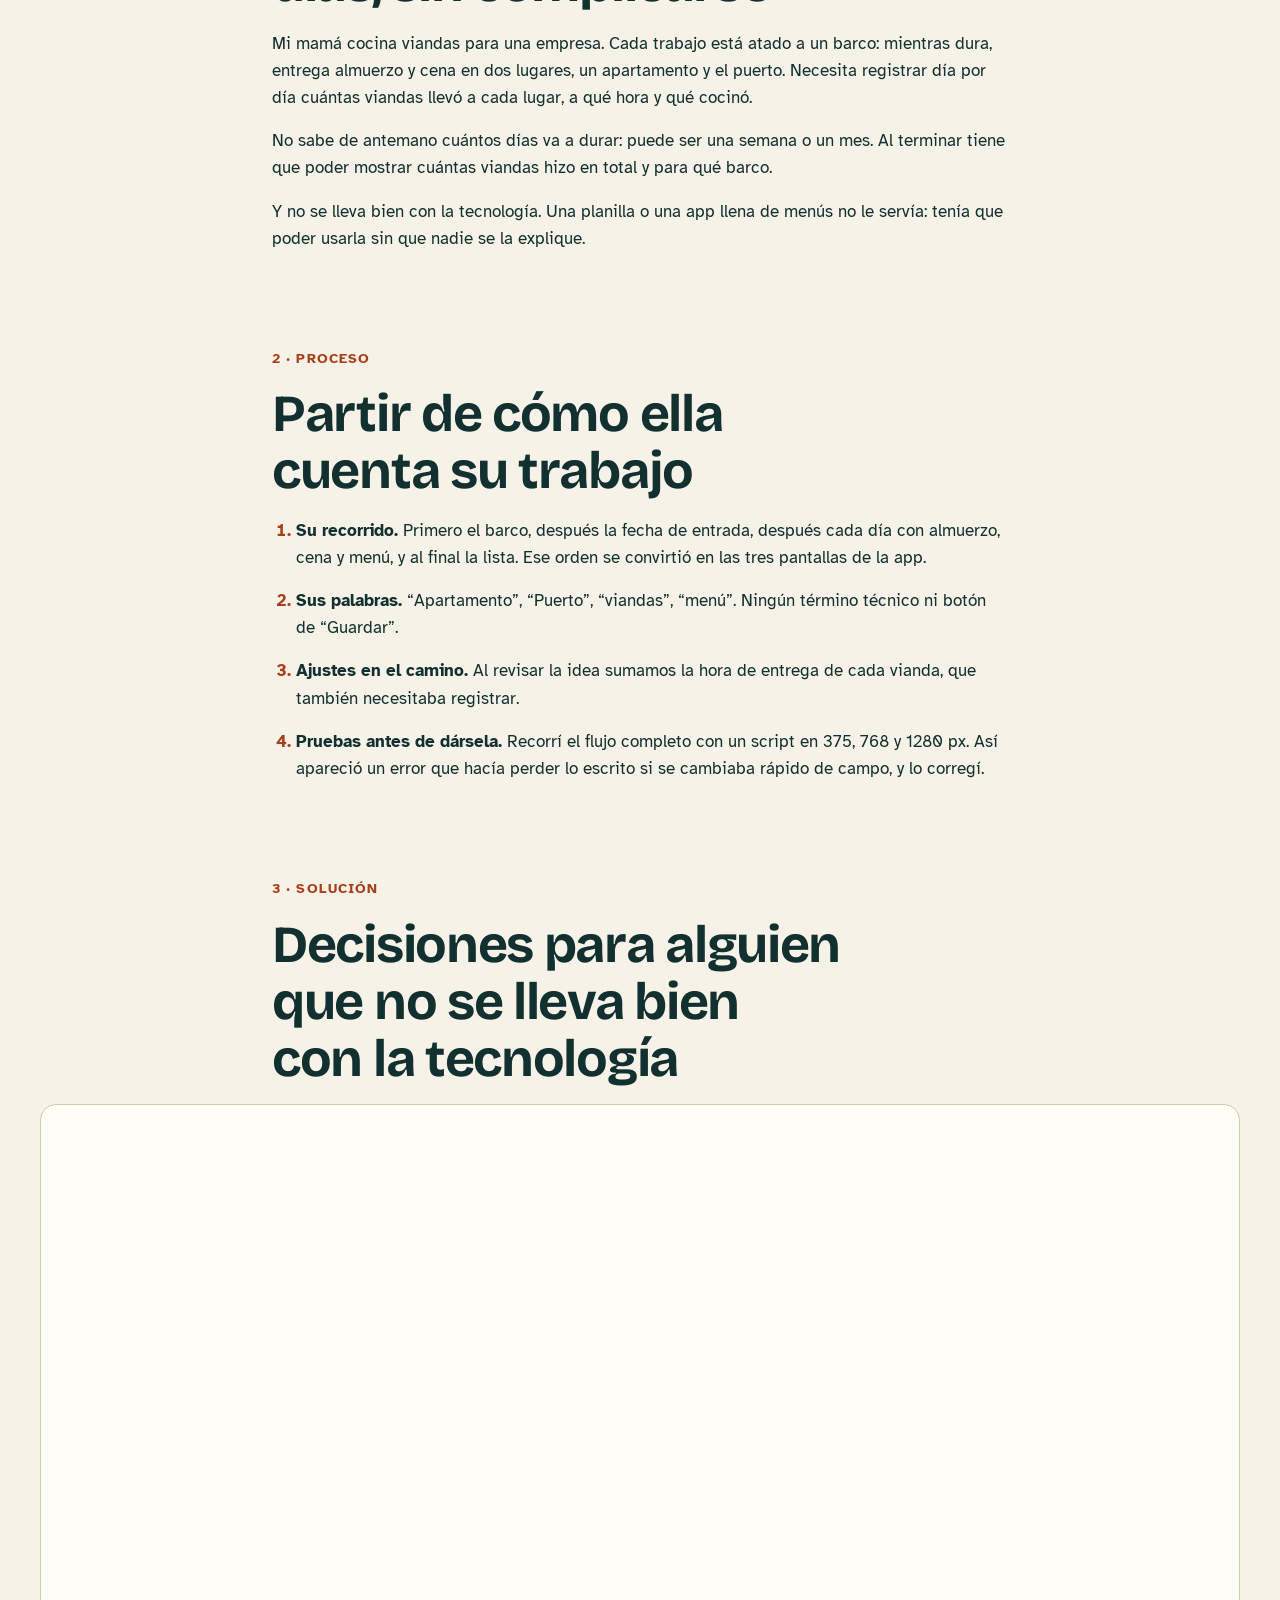
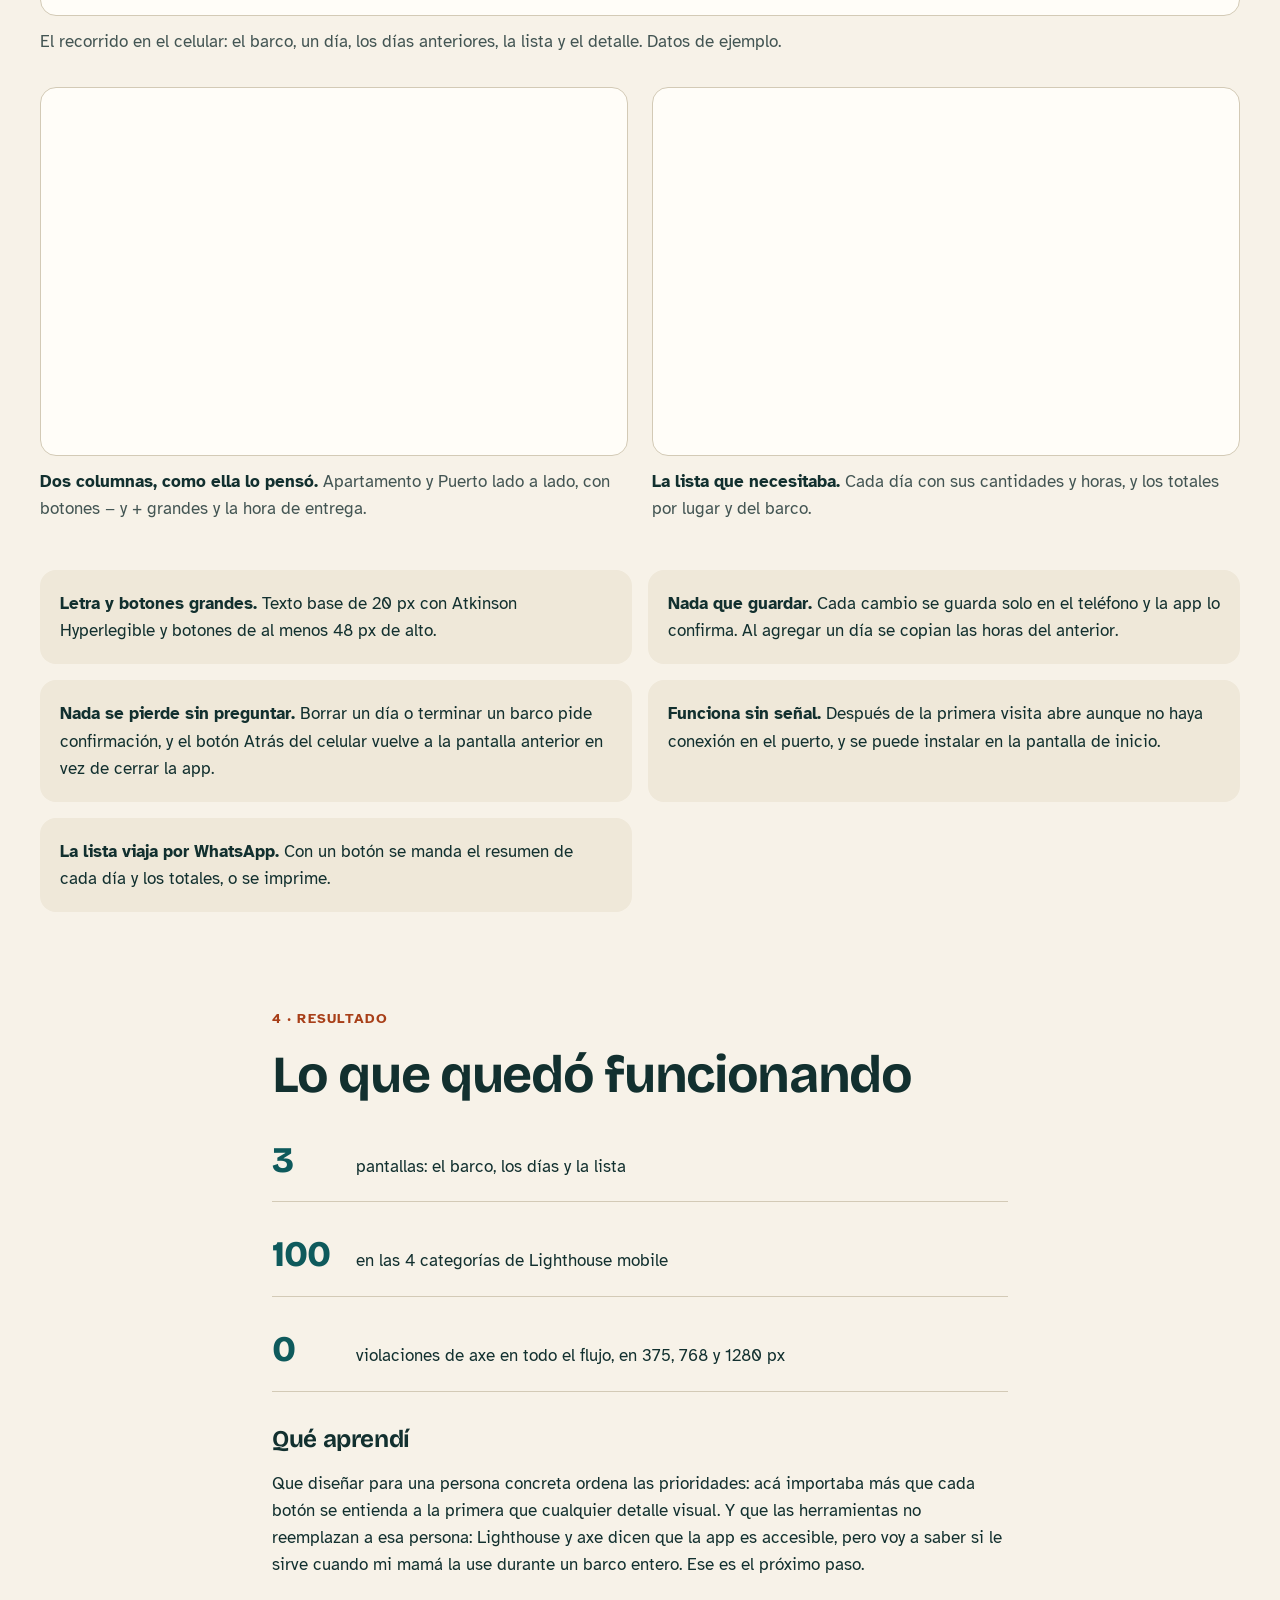
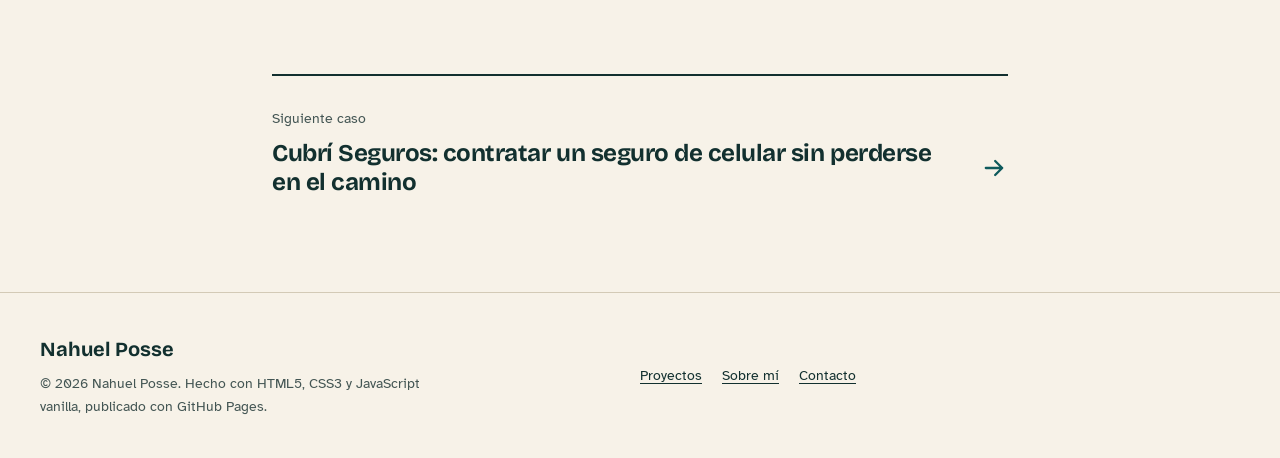
<file: casos/viandas.html>
<!doctype html>
<html lang="es">
<head>
  <meta charset="utf-8">
  <meta name="viewport" content="width=device-width, initial-scale=1">
  <meta http-equiv="Content-Security-Policy" content="default-src 'self'; img-src 'self' data:; style-src 'self'; font-src 'self'; script-src 'self'; connect-src 'self'; base-uri 'self'; form-action 'self'; object-src 'none'">
  <meta name="referrer" content="strict-origin-when-cross-origin">
  <title>Viandas: caso de estudio · Nahuel Posse</title>
  <meta name="description" content="Caso de estudio de Viandas: una web app para que mi mamá anote, día por día, las viandas que entrega a cada barco y obtenga la lista total, pensada para alguien que no se lleva bien con la tecnología.">
  <meta name="author" content="Nahuel Posse">
  <meta name="theme-color" content="#f7f2e8">
  <link rel="canonical" href="https://nahux-controlz.github.io/casos/viandas.html">
  <meta property="og:type" content="article">
  <meta property="og:locale" content="es_AR">
  <meta property="og:url" content="https://nahux-controlz.github.io/casos/viandas.html">
  <meta property="og:title" content="Viandas: caso de estudio">
  <meta property="og:description" content="Una app para anotar las viandas de cada barco, pensada para alguien que no se lleva bien con la tecnología.">
  <meta property="og:image" content="https://nahux-controlz.github.io/assets/img/og.png">
  <meta property="og:image:alt" content="Nahuel Posse, diseño UX/UI y front-end, sobre líneas de un río.">
  <meta name="twitter:card" content="summary_large_image">
  <link rel="icon" href="../assets/img/favicon.svg" type="image/svg+xml">
  <link rel="icon" href="../assets/img/favicon-32.png" sizes="32x32" type="image/png">
  <link rel="apple-touch-icon" href="../assets/img/apple-touch-icon.png">
  <link rel="preload" href="../assets/fonts/bricolage-grotesque-latin-wght-normal.woff2" as="font" type="font/woff2" crossorigin>
  <link rel="preload" href="../assets/fonts/atkinson-hyperlegible-latin-400-normal.woff2" as="font" type="font/woff2" crossorigin>
  <link rel="stylesheet" href="../css/tokens.css">
  <link rel="stylesheet" href="../css/main.css">
  <script src="../js/theme.js"></script>
  <script src="../js/main.js" defer></script>
</head>
<body>
  <a class="skip-link" href="#contenido">Saltar al contenido</a>

  <header class="site-header">
    <div class="container site-header__bar">
      <a class="brand" href="../index.html">
        <img src="../assets/img/favicon.svg" alt="" width="36" height="36">
        <span>Nahuel Posse</span>
      </a>
      <div class="site-header__tools">
        <a class="back-link" href="../index.html#proyectos">
          <svg viewBox="0 0 24 24" fill="none" stroke="currentColor" stroke-width="2" stroke-linecap="round" stroke-linejoin="round" aria-hidden="true"><path d="M19 12H5M11 6l-6 6 6 6"/></svg>
          Proyectos
        </a>
        <button class="icon-btn" type="button" data-theme-toggle aria-pressed="false" aria-label="Modo oscuro">
          <svg class="theme-icon--moon" viewBox="0 0 24 24" fill="none" stroke="currentColor" stroke-width="2" stroke-linecap="round" stroke-linejoin="round" aria-hidden="true"><path d="M20 14.5A8.5 8.5 0 0 1 9.5 4a8.5 8.5 0 1 0 10.5 10.5Z"/></svg>
          <svg class="theme-icon--sun" viewBox="0 0 24 24" fill="none" stroke="currentColor" stroke-width="2" stroke-linecap="round" aria-hidden="true"><circle cx="12" cy="12" r="4"/><path d="M12 2v2M12 20v2M4.9 4.9l1.4 1.4M17.7 17.7l1.4 1.4M2 12h2M20 12h2M4.9 19.1l1.4-1.4M17.7 6.3l1.4-1.4"/></svg>
        </button>
      </div>
    </div>
  </header>

  <main id="contenido" tabindex="-1">
    <article>
      <header class="case-hero">
        <div class="container">
          <p class="eyebrow">Caso de estudio · 2026</p>
          <h1 class="case-hero__title">Viandas: una app para que mi mamá anote su trabajo sin pelearse con la tecnología</h1>
          <p class="case-hero__lead">Una web app para anotar, día por día, las viandas que entrega mientras trabaja para un barco, y obtener la lista total al terminar.</p>
          <dl class="case-facts">
            <div><dt>Mi rol</dt><dd>Relevamiento, diseño y desarrollo (individual)</dd></div>
            <div><dt>Contexto</dt><dd>Proyecto personal, hecho para una persona real</dd></div>
            <div><dt>Herramientas</dt><dd>HTML, CSS, JavaScript, GitHub Actions</dd></div>
            <div>
              <dt>Enlaces</dt>
              <dd class="case-facts__links">
                <a href="https://nahux-controlz.github.io/viandas/" target="_blank" rel="noopener noreferrer">App publicada<span class="sr-only"> (abre en otra pestaña)</span></a>
                <a href="https://github.com/nahux-controlz/viandas" target="_blank" rel="noopener noreferrer">Repositorio<span class="sr-only"> (abre en otra pestaña)</span></a>
              </dd>
            </div>
          </dl>
        </div>
      </header>

      <div class="container">
        <img class="case-cover" src="../assets/img/proyectos/viandas-1280.webp" srcset="../assets/img/proyectos/viandas-640.webp 640w, ../assets/img/proyectos/viandas-1280.webp 1280w" sizes="(min-width: 1280px) 1200px, 100vw" width="1280" height="800" alt="Un día cargado en desktop, con almuerzo y cena en Apartamento y Puerto, y en el celular la lista del barco con el total de 134 viandas.">
      </div>

      <div class="container case-body">
        <section class="case-section" aria-labelledby="problema">
          <p class="case-step">1 · Necesidad</p>
          <h2 id="problema">Anotar todo, todos los días, sin complicarse</h2>
          <p>Mi mamá cocina viandas para una empresa. Cada trabajo está atado a un barco: mientras dura, entrega almuerzo y cena en dos lugares, un apartamento y el puerto. Necesita registrar día por día cuántas viandas llevó a cada lugar, a qué hora y qué cocinó.</p>
          <p>No sabe de antemano cuántos días va a durar: puede ser una semana o un mes. Al terminar tiene que poder mostrar cuántas viandas hizo en total y para qué barco.</p>
          <p>Y no se lleva bien con la tecnología. Una planilla o una app llena de menús no le servía: tenía que poder usarla sin que nadie se la explique.</p>
        </section>

        <section class="case-section" aria-labelledby="proceso">
          <p class="case-step">2 · Proceso</p>
          <h2 id="proceso">Partir de cómo ella cuenta su trabajo</h2>
          <ol class="case-list">
            <li><strong>Su recorrido.</strong> Primero el barco, después la fecha de entrada, después cada día con almuerzo, cena y menú, y al final la lista. Ese orden se convirtió en las tres pantallas de la app.</li>
            <li><strong>Sus palabras.</strong> “Apartamento”, “Puerto”, “viandas”, “menú”. Ningún término técnico ni botón de “Guardar”.</li>
            <li><strong>Ajustes en el camino.</strong> Al revisar la idea sumamos la hora de entrega de cada vianda, que también necesitaba registrar.</li>
            <li><strong>Pruebas antes de dársela.</strong> Recorrí el flujo completo con un script en 375, 768 y 1280 px. Así apareció un error que hacía perder lo escrito si se cambiaba rápido de campo, y lo corregí.</li>
          </ol>
        </section>

        <section class="case-section case-section--wide" aria-labelledby="solucion">
          <p class="case-step">3 · Solución</p>
          <h2 id="solucion">Decisiones para alguien que no se lleva bien con la tecnología</h2>
          <figure class="case-figure">
            <img src="../assets/img/proyectos/viandas-flujo.webp" srcset="../assets/img/proyectos/viandas-flujo-800.webp 800w, ../assets/img/proyectos/viandas-flujo.webp 1692w" sizes="(min-width: 1280px) 1200px, 100vw" width="1692" height="720" alt="Cinco pantallas en el celular: elegir el barco, cargar un día, los días anteriores resumidos, la lista con el total y la tabla día por día con los menús." loading="lazy" decoding="async">
            <figcaption>El recorrido en el celular: el barco, un día, los días anteriores, la lista y el detalle. Datos de ejemplo.</figcaption>
          </figure>
          <div class="case-grid">
            <figure class="case-figure">
              <img src="../assets/img/proyectos/viandas-comidas.webp" width="1100" height="688" alt="Almuerzo con dos columnas, Apartamento y Puerto, cada una con la cantidad entre botones menos y más, y la hora de entrega." loading="lazy" decoding="async">
              <figcaption><strong>Dos columnas, como ella lo pensó.</strong> Apartamento y Puerto lado a lado, con botones − y + grandes y la hora de entrega.</figcaption>
            </figure>
            <figure class="case-figure">
              <img src="../assets/img/proyectos/viandas-tabla.webp" width="1100" height="688" alt="Tabla día por día con almuerzo y cena en cada lugar, la hora debajo de cada cantidad y el total de 134 viandas." loading="lazy" decoding="async">
              <figcaption><strong>La lista que necesitaba.</strong> Cada día con sus cantidades y horas, y los totales por lugar y del barco.</figcaption>
            </figure>
          </div>
          <ul class="case-decisions">
            <li><strong>Letra y botones grandes.</strong> Texto base de 20 px con Atkinson Hyperlegible y botones de al menos 48 px de alto.</li>
            <li><strong>Nada que guardar.</strong> Cada cambio se guarda solo en el teléfono y la app lo confirma. Al agregar un día se copian las horas del anterior.</li>
            <li><strong>Nada se pierde sin preguntar.</strong> Borrar un día o terminar un barco pide confirmación, y el botón Atrás del celular vuelve a la pantalla anterior en vez de cerrar la app.</li>
            <li><strong>Funciona sin señal.</strong> Después de la primera visita abre aunque no haya conexión en el puerto, y se puede instalar en la pantalla de inicio.</li>
            <li><strong>La lista viaja por WhatsApp.</strong> Con un botón se manda el resumen de cada día y los totales, o se imprime.</li>
          </ul>
        </section>

        <section class="case-section" aria-labelledby="resultado">
          <p class="case-step">4 · Resultado</p>
          <h2 id="resultado">Lo que quedó funcionando</h2>
          <ul class="case-stats">
            <li><span class="case-stats__value">3</span> pantallas: el barco, los días y la lista</li>
            <li><span class="case-stats__value">100</span> en las 4 categorías de Lighthouse mobile</li>
            <li><span class="case-stats__value">0</span> violaciones de axe en todo el flujo, en 375, 768 y 1280 px</li>
          </ul>
          <h3>Qué aprendí</h3>
          <p>Que diseñar para una persona concreta ordena las prioridades: acá importaba más que cada botón se entienda a la primera que cualquier detalle visual. Y que las herramientas no reemplazan a esa persona: Lighthouse y axe dicen que la app es accesible, pero voy a saber si le sirve cuando mi mamá la use durante un barco entero. Ese es el próximo paso.</p>
        </section>

        <nav class="case-next" aria-label="Otros proyectos">
          <p>Siguiente caso</p>
          <a href="cubri-seguros.html">Cubrí Seguros: contratar un seguro de celular sin perderse en el camino
            <svg viewBox="0 0 24 24" fill="none" stroke="currentColor" stroke-width="2" stroke-linecap="round" stroke-linejoin="round" aria-hidden="true"><path d="M5 12h14M13 6l6 6-6 6"/></svg>
          </a>
        </nav>
      </div>
    </article>
  </main>

  <footer class="site-footer">
    <div class="container site-footer__grid">
      <div class="site-footer__brand">
        <p class="site-footer__name">Nahuel Posse</p>
        <p>© <span data-year>2026</span> Nahuel Posse. Hecho con HTML5, CSS3 y JavaScript vanilla, publicado con GitHub Pages.</p>
      </div>
      <nav aria-label="Navegación del pie de página">
        <ul class="site-footer__links">
          <li><a href="../index.html#proyectos">Proyectos</a></li>
          <li><a href="../index.html#sobre-mi">Sobre mí</a></li>
          <li><a href="../index.html#contacto">Contacto</a></li>
        </ul>
      </nav>
    </div>
  </footer>
</body>
</html>
</file>
<file: css/tokens.css>
/* ==========================================================================
   Design tokens — concepto "Cauce"
   Mismos nombres y valores que las variables del archivo de Figma.
   ========================================================================== */

@font-face {
  font-family: "Bricolage Grotesque";
  src: url("../assets/fonts/bricolage-grotesque-latin-wght-normal.woff2") format("woff2");
  font-weight: 200 800;
  font-style: normal;
  font-display: swap;
}
@font-face {
  font-family: "Atkinson Hyperlegible";
  src: url("../assets/fonts/atkinson-hyperlegible-latin-400-normal.woff2") format("woff2");
  font-weight: 400;
  font-style: normal;
  font-display: swap;
}
@font-face {
  font-family: "Atkinson Hyperlegible";
  src: url("../assets/fonts/atkinson-hyperlegible-latin-700-normal.woff2") format("woff2");
  font-weight: 700;
  font-style: normal;
  font-display: swap;
}

:root {
  color-scheme: light;

  /* Color · marca */
  --color-primary: #0e5a5c;         /* río */
  --color-primary-hover: #0a4648;
  --color-primary-active: #073436;
  --color-on-primary: #fffdf8;
  --color-secondary: #a83f18;       /* arcilla */
  --color-secondary-hover: #8c3311;
  --color-on-secondary: #fffdf8;

  /* Color · neutros */
  --color-bg: #f7f2e8;              /* arena */
  --color-surface: #fffdf8;         /* papel */
  --color-surface-2: #efe8d9;
  --color-ink: #12302f;             /* tinta */
  --color-ink-soft: #435553;
  --color-line: #d3cab6;
  --color-line-strong: #7f7b6b;     /* bordes con 3:1 para controles */

  /* Color · estados */
  --color-success: #23653a;
  --color-warning: #805300;
  --color-error: #ad2519;
  --color-info: #0d5a8c;

  /* Color · ilustración (contacto y líneas) */
  --color-contact-bg: #0e5a5c;
  --color-contact-ink: #fffdf8;
  --color-contact-soft: #d9ece8;
  --color-river-line: #bfd3cb;
  --color-river-accent: #a83f18;

  /* Tipografía */
  --font-display: "Bricolage Grotesque", "Trebuchet MS", "Segoe UI", sans-serif;
  --font-body: "Atkinson Hyperlegible", "Segoe UI", Verdana, sans-serif;

  --fs-sm: 0.875rem;      /* 14 */
  --fs-base: 1.0625rem;   /* 17 */
  --fs-md: 1.25rem;       /* 20 */
  --fs-lg: 1.5rem;        /* 24 */
  --fs-xl: clamp(1.75rem, 1.5rem + 1.1vw, 2.25rem);   /* 28–36 */
  --fs-2xl: clamp(2.25rem, 1.8rem + 2vw, 3.25rem);    /* 36–52 */
  --fs-hero: clamp(3.25rem, 2rem + 6vw, 6.5rem);      /* 52–104 */

  --lh-tight: 1.05;
  --lh-snug: 1.25;
  --lh-body: 1.6;

  /* Espaciado (múltiplos de 4) */
  --sp-1: 0.25rem;  /* 4 */
  --sp-2: 0.5rem;   /* 8 */
  --sp-3: 0.75rem;  /* 12 */
  --sp-4: 1rem;     /* 16 */
  --sp-5: 1.25rem;  /* 20 */
  --sp-6: 1.5rem;   /* 24 */
  --sp-8: 2rem;     /* 32 */
  --sp-10: 2.5rem;  /* 40 */
  --sp-12: 3rem;    /* 48 */
  --sp-16: 4rem;    /* 64 */
  --sp-24: 6rem;    /* 96 */

  /* Grilla */
  --container: 75rem;   /* 1200 */
  --gutter: var(--sp-4);
  --header-h: 4.25rem;  /* 68 */

  /* Forma y elevación */
  --radius-sm: 0.5rem;
  --radius-md: 1rem;
  --radius-lg: 1.5rem;
  --radius-full: 999px;
  --shadow-card: 0 1px 0 rgb(18 48 47 / 6%), 0 12px 28px -18px rgb(18 48 47 / 35%);
  --shadow-lift: 0 2px 0 rgb(18 48 47 / 6%), 0 24px 40px -22px rgb(18 48 47 / 50%);

  /* Movimiento */
  --ease: cubic-bezier(0.2, 0.7, 0.2, 1);
  --dur-fast: 140ms;
  --dur: 260ms;
}

/* Modo oscuro: "río de noche". Se aplica por preferencia del sistema o por el toggle. */
:root[data-theme="dark"] {
  color-scheme: dark;

  --color-primary: #7fd6cd;
  --color-primary-hover: #a0e4dd;
  --color-primary-active: #c0efe9;
  --color-on-primary: #0b1f1f;
  --color-secondary: #f4a27c;
  --color-secondary-hover: #f8bb9d;
  --color-on-secondary: #0b1f1f;

  --color-bg: #0f1d1d;
  --color-surface: #162827;
  --color-surface-2: #1f3533;
  --color-ink: #f1ecdf;
  --color-ink-soft: #bdc8c1;
  --color-line: #33504c;
  --color-line-strong: #7f9a94;

  --color-success: #84d6a0;
  --color-warning: #ecc26c;
  --color-error: #ff9c91;
  --color-info: #8cc8f0;

  --color-contact-bg: #1a3a39;
  --color-contact-ink: #f1ecdf;
  --color-contact-soft: #c9dcd7;
  --color-river-line: #2c4a47;
  --color-river-accent: #f4a27c;

  --shadow-card: 0 1px 0 rgb(0 0 0 / 30%), 0 12px 28px -18px rgb(0 0 0 / 70%);
  --shadow-lift: 0 2px 0 rgb(0 0 0 / 30%), 0 24px 40px -22px rgb(0 0 0 / 85%);
}

@media (min-width: 768px) {
  :root { --gutter: var(--sp-8); }
}
@media (min-width: 1280px) {
  :root { --gutter: var(--sp-10); }
}
</file>
<file: css/main.css>
/* ==========================================================================
   Base
   ========================================================================== */
*, *::before, *::after { box-sizing: border-box; }

html {
  -webkit-text-size-adjust: 100%;
  scroll-behavior: smooth;
}

body {
  margin: 0;
  background: var(--color-bg);
  color: var(--color-ink);
  font-family: var(--font-body);
  font-size: var(--fs-base);
  line-height: var(--lh-body);
  overflow-wrap: break-word;
}

h1, h2, h3 {
  margin: 0;
  font-family: var(--font-display);
  font-weight: 700;
  line-height: var(--lh-snug);
  letter-spacing: -0.015em;
  text-wrap: balance;
}
h2 { font-size: var(--fs-2xl); line-height: 1.1; letter-spacing: -0.025em; }
h3 { font-size: var(--fs-lg); }

p { margin: 0; }
ul, ol { margin: 0; padding: 0; list-style: none; }
dl, dd { margin: 0; }
img, svg { display: block; max-width: 100%; }
img { height: auto; }

a {
  color: var(--color-primary);
  text-decoration-thickness: 1px;
  text-underline-offset: 0.2em;
  transition: color var(--dur-fast) var(--ease);
}
a:hover { color: var(--color-primary-hover); text-decoration-thickness: 2px; }
a:active { color: var(--color-primary-active); }

:focus-visible {
  outline: 3px solid var(--color-secondary);
  outline-offset: 3px;
  border-radius: 4px;
}
main:focus { outline: none; }

[id] { scroll-margin-top: calc(var(--header-h) + var(--sp-4)); }
[hidden] { display: none !important; }

.container {
  width: min(100%, calc(var(--container) + 2 * var(--gutter)));
  margin-inline: auto;
  padding-inline: var(--gutter);
}

.skip-link {
  position: absolute;
  top: var(--sp-2);
  left: var(--sp-2);
  z-index: 100;
  padding: var(--sp-3) var(--sp-4);
  border-radius: var(--radius-sm);
  background: var(--color-primary);
  color: var(--color-on-primary);
  font-weight: 700;
  transform: translateY(-200%);
}
.skip-link:hover,
.skip-link:focus { transform: none; color: var(--color-on-primary); }

/* ==========================================================================
   Componentes compartidos
   ========================================================================== */

/* Botón: reposo, :hover, :focus-visible y :active */
.btn {
  display: inline-flex;
  align-items: center;
  justify-content: center;
  gap: var(--sp-2);
  min-height: 48px;
  padding: var(--sp-3) var(--sp-6);
  border: 2px solid transparent;
  border-radius: var(--radius-full);
  font-family: var(--font-body);
  font-size: var(--fs-base);
  font-weight: 700;
  line-height: 1.2;
  text-decoration: none;
  cursor: pointer;
  transition:
    background-color var(--dur-fast) var(--ease),
    border-color var(--dur-fast) var(--ease),
    color var(--dur-fast) var(--ease),
    transform var(--dur-fast) var(--ease);
}
.btn svg { flex: none; width: 20px; height: 20px; transition: transform var(--dur) var(--ease); }
.btn:hover svg { transform: translateX(3px); }
.btn:active { transform: translateY(1px) scale(0.99); }

.btn--primary { background: var(--color-primary); color: var(--color-on-primary); }
.btn--primary:hover { background: var(--color-primary-hover); color: var(--color-on-primary); }
.btn--primary:active { background: var(--color-primary-active); color: var(--color-on-primary); }

.btn--secondary { border-color: var(--color-primary); background: transparent; color: var(--color-primary); }
.btn--secondary:hover { background: var(--color-primary); color: var(--color-on-primary); }
.btn--secondary:active { border-color: var(--color-primary-active); background: var(--color-primary-active); color: var(--color-on-primary); }

.btn--small { min-height: 44px; padding: var(--sp-2) var(--sp-5); }

/* Botón de ícono */
.icon-btn {
  display: inline-grid;
  place-items: center;
  width: 44px;
  height: 44px;
  padding: 0;
  border: 1px solid var(--color-line-strong);
  border-radius: var(--radius-full);
  background: transparent;
  color: var(--color-ink);
  cursor: pointer;
  transition: background-color var(--dur-fast) var(--ease), color var(--dur-fast) var(--ease), transform var(--dur-fast) var(--ease);
}
.icon-btn svg { width: 20px; height: 20px; }
.icon-btn:hover { background: var(--color-surface-2); color: var(--color-ink); }
.icon-btn:active { transform: scale(0.94); background: var(--color-line); color: var(--color-ink); }

/* Tag */
.tags { display: flex; flex-wrap: wrap; gap: var(--sp-2); }
.tag {
  display: inline-block;
  padding: var(--sp-1) var(--sp-3);
  border: 1px solid var(--color-line);
  border-radius: var(--radius-full);
  background: var(--color-surface-2);
  color: var(--color-ink);
  font-size: var(--fs-sm);
  line-height: 1.45;
}

/* Encabezado de sección */
.section { padding-block: var(--sp-16); }
.section__head { display: grid; gap: var(--sp-3); max-width: 46rem; margin-bottom: var(--sp-10); }
.section__lead { color: var(--color-ink-soft); font-size: var(--fs-md); line-height: 1.45; }

.eyebrow {
  display: inline-flex;
  align-items: center;
  gap: var(--sp-2);
  color: var(--color-secondary);
  font-size: var(--fs-sm);
  font-weight: 700;
  letter-spacing: 0.08em;
  text-transform: uppercase;
}
.eyebrow::before {
  content: "";
  flex: none;
  width: 28px;
  height: 8px;
  background: currentcolor;
  -webkit-mask: url("../assets/img/onda.svg") center / contain no-repeat;
  mask: url("../assets/img/onda.svg") center / contain no-repeat;
}

@media (min-width: 768px) {
  .section { padding-block: var(--sp-24); }
  .section__head { margin-bottom: var(--sp-12); }
}

/* ==========================================================================
   Header y navegación
   ========================================================================== */
.site-header {
  position: sticky;
  top: 0;
  z-index: 50;
  border-bottom: 1px solid var(--color-line);
  background: var(--color-bg);
}
.site-header__bar {
  display: flex;
  align-items: center;
  justify-content: space-between;
  gap: var(--sp-4);
  min-height: var(--header-h);
}

.brand {
  display: inline-flex;
  align-items: center;
  gap: var(--sp-3);
  min-height: 44px;
  color: var(--color-ink);
  font-family: var(--font-display);
  font-size: var(--fs-md);
  font-weight: 700;
  letter-spacing: -0.015em;
  text-decoration: none;
  white-space: nowrap;
}
.brand img { width: 36px; height: 36px; transition: transform var(--dur) var(--ease); }
.brand:hover { color: var(--color-ink); }
.brand:hover img { transform: rotate(-6deg); }
.brand:active { color: var(--color-primary); }

.site-header__tools { display: flex; align-items: center; gap: var(--sp-2); }

.theme-icon--sun { display: none; }
:root[data-theme="dark"] .theme-icon--sun { display: block; }
:root[data-theme="dark"] .theme-icon--moon { display: none; }

.menu-toggle__close { display: none; }
.menu-toggle[aria-expanded="true"] .menu-toggle__open { display: none; }
.menu-toggle[aria-expanded="true"] .menu-toggle__close { display: block; }

/* Sin JavaScript el botón no sirve: el menú queda siempre visible. */
html:not(.js) .menu-toggle { display: none; }
html:not(.js) .site-header__bar { flex-wrap: wrap; }

.main-nav {
  display: none;
  position: absolute;
  top: 100%;
  left: 0;
  right: 0;
  max-height: calc(100vh - var(--header-h));
  overflow-y: auto;
  padding: var(--sp-4) var(--gutter) var(--sp-6);
  border-bottom: 1px solid var(--color-line);
  background: var(--color-bg);
}
.main-nav.is-open { display: block; }
html:not(.js) .main-nav { display: block; position: static; order: 3; width: 100%; padding-inline: 0; border: 0; }

.main-nav__list { display: grid; gap: var(--sp-1); margin-bottom: var(--sp-4); }
.main-nav__link {
  display: flex;
  align-items: center;
  min-height: 48px;
  padding-inline: var(--sp-3);
  border-radius: var(--radius-sm);
  color: var(--color-ink);
  font-size: var(--fs-md);
  text-decoration: none;
  transition: background-color var(--dur-fast) var(--ease), color var(--dur-fast) var(--ease);
}
.main-nav__link:hover { background: var(--color-surface-2); color: var(--color-ink); }
.main-nav__link:active { background: var(--color-line); color: var(--color-ink); }
.main-nav__link[aria-current] { color: var(--color-secondary); font-weight: 700; }

.main-nav__actions { display: flex; flex-wrap: wrap; align-items: center; gap: var(--sp-3); }

@media (min-width: 1024px) {
  .menu-toggle { display: none; }

  .site-header__bar { gap: var(--sp-5); }
  .brand { margin-right: auto; }

  .main-nav,
  .main-nav.is-open,
  html:not(.js) .main-nav {
    position: static;
    display: flex;
    align-items: center;
    gap: var(--sp-4);
    width: auto;
    max-height: none;
    overflow: visible;
    padding: 0;
    border: 0;
    background: none;
  }
  .main-nav__list { display: flex; gap: var(--sp-1); margin: 0; }
  .main-nav__link { min-height: 44px; font-size: var(--fs-base); }
  .main-nav__link[aria-current] { border-radius: 0; box-shadow: inset 0 -2px 0 var(--color-secondary); }
  .main-nav__actions { flex-wrap: nowrap; gap: var(--sp-2); }
}

/* ==========================================================================
   Hero
   ========================================================================== */
.hero {
  position: relative;
  overflow: hidden;
  padding-block: var(--sp-12) var(--sp-16);
}
.river {
  position: absolute;
  inset: 0;
  width: 100%;
  height: 100%;
  pointer-events: none;
}
.river__line {
  fill: none;
  stroke: var(--color-river-line);
  stroke-width: 1.5;
  vector-effect: non-scaling-stroke;
  stroke-dasharray: 1;
  stroke-dashoffset: 0;
  animation: fluir 1.6s var(--ease) both;
}
.river__line--accent { stroke: var(--color-river-accent); stroke-width: 2; }
@keyframes fluir {
  from { stroke-dashoffset: 1; }
  to { stroke-dashoffset: 0; }
}

.hero__grid {
  position: relative;
  display: grid;
  gap: var(--sp-10);
}
.hero__copy { display: grid; justify-items: start; gap: var(--sp-6); }

.badge {
  display: inline-flex;
  align-items: center;
  gap: var(--sp-2);
  padding: var(--sp-1) var(--sp-3);
  border: 1px solid var(--color-success);
  border-radius: var(--radius-full);
  background: var(--color-surface);
  color: var(--color-success);
  font-size: var(--fs-sm);
  font-weight: 700;
  line-height: 1.5;
}
.badge__dot {
  flex: none;
  width: 8px;
  height: 8px;
  border-radius: 50%;
  background: currentcolor;
  animation: latido 2.4s ease-in-out infinite;
}
@keyframes latido {
  50% { box-shadow: 0 0 0 5px color-mix(in srgb, currentcolor 22%, transparent); }
}

.hero__title {
  font-size: var(--fs-hero);
  font-weight: 800;
  line-height: 0.98;
  letter-spacing: -0.04em;
}
.hero__role {
  display: block;
  margin-top: var(--sp-3);
  color: var(--color-primary);
  font-size: clamp(1.5rem, 1.1rem + 1.9vw, 2.75rem);
  font-weight: 600;
  line-height: 1.1;
  letter-spacing: -0.025em;
}
.hero__lead { max-width: 36rem; font-size: var(--fs-md); line-height: 1.5; }
.hero__actions { display: flex; flex-wrap: wrap; gap: var(--sp-3); }
.hero__place {
  display: inline-flex;
  align-items: center;
  gap: var(--sp-2);
  color: var(--color-ink-soft);
  font-size: var(--fs-sm);
}
.hero__place svg { flex: none; width: 18px; height: 18px; }

/* Ficha: responde lo que el reclutador busca primero */
.ficha {
  align-self: end;
  padding: var(--sp-6);
  border: 1px solid var(--color-line);
  border-radius: var(--radius-lg);
  background: var(--color-surface);
  box-shadow: var(--shadow-card);
}
.ficha__title { margin-bottom: var(--sp-4); font-size: var(--fs-lg); letter-spacing: -0.015em; }
.ficha__list { display: grid; gap: var(--sp-4); }
.ficha__list > div { display: grid; gap: 2px; padding-top: var(--sp-3); border-top: 1px solid var(--color-line); }
.ficha__list dt { color: var(--color-secondary); font-size: var(--fs-sm); font-weight: 700; }

@media (min-width: 768px) {
  .hero { padding-block: var(--sp-16) var(--sp-24); }
}
@media (min-width: 1024px) {
  .hero__grid { grid-template-columns: minmax(0, 7fr) minmax(0, 4fr); gap: var(--sp-12); }
}

/* ==========================================================================
   Logros
   ========================================================================== */
.section--tint { background: var(--color-surface-2); }

.metrics { display: grid; grid-template-columns: repeat(2, minmax(0, 1fr)); gap: var(--sp-3); }
.metric {
  display: grid;
  align-content: start;
  gap: var(--sp-2);
  padding: var(--sp-5) var(--sp-4);
  border-radius: var(--radius-md);
  background: var(--color-surface);
  box-shadow: var(--shadow-card);
}
.metric__value {
  color: var(--color-primary);
  font-family: var(--font-display);
  font-size: clamp(2.75rem, 2rem + 3vw, 4.5rem);
  font-weight: 800;
  line-height: 1;
  letter-spacing: -0.04em;
}
.metric__label { color: var(--color-ink-soft); font-size: var(--fs-base); line-height: 1.35; }

@media (min-width: 768px) {
  .metric { padding: var(--sp-6); }
  .metrics { gap: var(--sp-4); }
}
@media (min-width: 1024px) {
  .metrics { grid-template-columns: repeat(4, minmax(0, 1fr)); gap: var(--sp-6); }
}

/* ==========================================================================
   Proyectos: toda la tarjeta es clickeable con un único enlace en el título
   ========================================================================== */
.sr-only {
  position: absolute;
  width: 1px;
  height: 1px;
  overflow: hidden;
  clip-path: inset(50%);
  white-space: nowrap;
}

.projects { display: grid; gap: var(--sp-6); }

.project {
  position: relative;
  display: grid;
  grid-template-rows: auto 1fr;
  overflow: hidden;
  border: 1px solid var(--color-line);
  border-radius: var(--radius-lg);
  background: var(--color-surface);
  box-shadow: var(--shadow-card);
  transition: transform var(--dur) var(--ease), box-shadow var(--dur) var(--ease), border-color var(--dur) var(--ease);
}
.project__media { overflow: hidden; background: var(--color-surface-2); }
.project__media img {
  width: 100%;
  aspect-ratio: 16 / 10;
  object-fit: cover;
  transition: transform 480ms var(--ease);
}
.project__body { display: flex; flex-direction: column; gap: var(--sp-3); padding: var(--sp-6); }
.project__meta { color: var(--color-ink-soft); font-size: var(--fs-sm); }
.project__title { font-size: var(--fs-xl); line-height: 1.15; letter-spacing: -0.025em; }
.project__link { color: var(--color-ink); text-decoration: none; }
.project__link::after { content: ""; position: absolute; inset: 0; border-radius: var(--radius-lg); }
.project__link:hover { color: var(--color-ink); }
.project__link:active { color: var(--color-primary); }
.project__link:focus-visible { outline: none; }
.project__link:focus-visible::after { outline: 3px solid var(--color-secondary); outline-offset: -3px; }
.project__result { padding-left: var(--sp-3); border-left: 3px solid var(--color-secondary); }
.project__result code { font-family: inherit; font-weight: 700; }
.project .tags { margin-top: var(--sp-1); }
.project__cta {
  display: inline-flex;
  align-items: center;
  gap: var(--sp-2);
  margin-top: auto;
  padding-top: var(--sp-3);
  color: var(--color-primary);
  font-weight: 700;
}
.project__cta svg { width: 20px; height: 20px; transition: transform var(--dur) var(--ease); }

.project:hover { transform: translateY(-4px); border-color: var(--color-line-strong); box-shadow: var(--shadow-lift); }
.project:hover .project__media img { transform: scale(1.03); }
.project:hover .project__cta svg { transform: translateX(4px); }
.project:active { transform: translateY(-1px); }

@media (min-width: 768px) {
  .projects { grid-template-columns: repeat(2, minmax(0, 1fr)); }
  .project--featured { grid-column: 1 / -1; grid-template-rows: none; grid-template-columns: minmax(0, 7fr) minmax(0, 5fr); }
  .project--featured .project__media img { height: 100%; }
}
@media (min-width: 1280px) {
  .project--featured .project__body { padding: var(--sp-10); }
}

/* ==========================================================================
   Skills
   ========================================================================== */
.skills { display: grid; gap: var(--sp-4); }
.skill {
  display: flex;
  flex-direction: column;
  gap: var(--sp-3);
  padding: var(--sp-6);
  border-radius: var(--radius-md);
  background: var(--color-surface);
  box-shadow: var(--shadow-card);
}
.skill p { color: var(--color-ink-soft); }
.skill .tags { margin-top: var(--sp-1); }

@media (min-width: 768px) {
  .skills { grid-template-columns: repeat(2, minmax(0, 1fr)); gap: var(--sp-6); }
}
@media (min-width: 1280px) {
  .skills { grid-template-columns: repeat(6, minmax(0, 1fr)); }
  .skill { grid-column: span 2; }
  .skill:nth-child(n + 4) { grid-column: span 3; }
}

/* ==========================================================================
   Experiencia: la línea de tiempo es el cauce
   ========================================================================== */
.timeline { position: relative; display: grid; gap: var(--sp-8); max-width: 54rem; }
.timeline::before {
  content: "";
  position: absolute;
  top: var(--sp-2);
  bottom: var(--sp-2);
  left: 7px;
  width: 2px;
  background: var(--color-line-strong);
}
.timeline__item { position: relative; display: grid; gap: var(--sp-1); padding-left: var(--sp-8); }
.timeline__item::before {
  content: "";
  position: absolute;
  top: 6px;
  left: 0;
  width: 16px;
  height: 16px;
  border: 2px solid var(--color-secondary);
  border-radius: 50%;
  background: var(--color-bg);
  transition: background-color var(--dur) var(--ease), transform var(--dur) var(--ease);
}
.timeline__item.is-reached::before { background: var(--color-secondary); transform: scale(1.1); }
html:not(.js) .timeline__item::before { background: var(--color-secondary); }

.timeline__period { color: var(--color-secondary); font-size: var(--fs-sm); font-weight: 700; }
.timeline__place { color: var(--color-ink-soft); }
.timeline__achievements { display: grid; gap: var(--sp-1); margin-top: var(--sp-2); padding-left: var(--sp-5); list-style: disc; }
.timeline__achievements li::marker { color: var(--color-line-strong); }

@media (min-width: 1024px) {
  .timeline { max-width: none; gap: var(--sp-10); }
  .timeline::before { left: calc(9rem + 7px); }
  .timeline__item { grid-template-columns: 8rem 1fr; column-gap: calc(var(--sp-4) + var(--sp-10)); padding-left: 0; }
  .timeline__item::before { left: 9rem; }
  .timeline__period { grid-row: 1 / span 3; padding-top: 3px; font-size: var(--fs-base); text-align: right; }
  .timeline__item > :not(.timeline__period) { grid-column: 2; }
}

/* ==========================================================================
   Sobre mí
   ========================================================================== */
.about { display: grid; gap: var(--sp-10); }
.about__head { margin-bottom: var(--sp-6); }
.about__intro { max-width: 44rem; font-size: var(--fs-md); line-height: 1.5; }
.principles { display: grid; gap: var(--sp-4); margin-top: var(--sp-8); }
.principle {
  display: grid;
  gap: var(--sp-2);
  padding: var(--sp-5);
  border-radius: var(--radius-md);
  background: var(--color-surface);
  box-shadow: var(--shadow-card);
}
.principle h3 { font-size: var(--fs-md); }
.principle p { color: var(--color-ink-soft); }
.about__portrait { max-width: 22rem; margin: 0; }
.about__portrait img { width: 100%; border-radius: var(--radius-lg); }

@media (min-width: 768px) {
  .principles { grid-template-columns: repeat(3, minmax(0, 1fr)); }
}
@media (min-width: 1024px) {
  .about { grid-template-columns: minmax(0, 8fr) minmax(0, 3fr); align-items: start; gap: var(--sp-12); }
  .about__portrait { position: sticky; top: calc(var(--header-h) + var(--sp-6)); }
}

/* ==========================================================================
   Contacto
   ========================================================================== */
.contact {
  padding-block: var(--sp-16);
  background: var(--color-contact-bg);
  color: var(--color-contact-ink);
}
.contact__grid { display: grid; gap: var(--sp-8); }
.contact__copy { display: grid; gap: var(--sp-4); }
.contact__lead { max-width: 36rem; color: var(--color-contact-soft); font-size: var(--fs-md); line-height: 1.5; }
.eyebrow--light { color: var(--color-contact-soft); }

.contact a { color: var(--color-contact-ink); }
.contact a:hover { color: var(--color-contact-ink); text-decoration-thickness: 2px; }
.contact a:active { color: var(--color-contact-soft); }
.contact :focus-visible { outline-color: var(--color-contact-ink); }

.contact__actions { display: grid; justify-items: start; align-content: start; gap: var(--sp-5); }
.contact .btn--light { background: var(--color-contact-ink); color: var(--color-contact-bg); text-decoration: none; }
.contact .btn--light:hover { background: var(--color-contact-soft); color: var(--color-contact-bg); }
.contact .btn--light:active { background: var(--color-surface-2); color: var(--color-contact-bg); }
:root[data-theme="dark"] .contact .btn--light:active { color: var(--color-ink); }

.contact__email { display: flex; flex-wrap: wrap; align-items: center; gap: var(--sp-2) var(--sp-3); font-size: var(--fs-md); }
.contact__copy-btn {
  min-height: 44px;
  padding: var(--sp-1) var(--sp-4);
  border: 1px solid var(--color-contact-soft);
  border-radius: var(--radius-full);
  background: transparent;
  color: var(--color-contact-ink);
  font: inherit;
  font-size: var(--fs-sm);
  cursor: pointer;
  transition: background-color var(--dur-fast) var(--ease), color var(--dur-fast) var(--ease);
}
.contact__copy-btn:hover { background: var(--color-contact-ink); color: var(--color-contact-bg); }
.contact__copy-btn:active { background: var(--color-contact-soft); color: var(--color-contact-bg); }
.contact__status { font-size: var(--fs-sm); font-weight: 700; }
.contact__status:empty { display: none; }

.contact__social { display: flex; flex-wrap: wrap; gap: var(--sp-2) var(--sp-6); }
.contact__social a { display: inline-flex; align-items: center; min-height: 44px; font-weight: 700; }

@media (min-width: 768px) {
  .contact { padding-block: var(--sp-24); }
}
@media (min-width: 1024px) {
  .contact__grid { grid-template-columns: minmax(0, 7fr) minmax(0, 5fr); gap: var(--sp-12); align-items: end; }
}

/* ==========================================================================
   Footer
   ========================================================================== */
.site-footer { padding-block: var(--sp-10); border-top: 1px solid var(--color-line); color: var(--color-ink-soft); font-size: var(--fs-sm); }
.site-footer__grid { display: grid; gap: var(--sp-6); }
.site-footer__brand { display: grid; gap: var(--sp-2); max-width: 26rem; }
.site-footer__name { color: var(--color-ink); font-family: var(--font-display); font-size: var(--fs-md); font-weight: 700; }
.site-footer__links { display: flex; flex-wrap: wrap; gap: 0 var(--sp-5); }
.site-footer__links a { display: inline-flex; align-items: center; min-height: 44px; color: var(--color-ink); }
.site-footer__links a:hover { color: var(--color-primary); }
.site-footer__links a:active { color: var(--color-primary-active); }

@media (min-width: 1024px) {
  .site-footer__grid { grid-template-columns: minmax(0, 5fr) minmax(0, 5fr) auto; align-items: center; }
}

/* ==========================================================================
   Sin animaciones para quien lo pidió
   ========================================================================== */
@media (prefers-reduced-motion: reduce) {
  html { scroll-behavior: auto; }
  *, *::before, *::after {
    animation-duration: 0.01ms !important;
    animation-iteration-count: 1 !important;
    transition-duration: 0.01ms !important;
  }
  .project:hover, .project:active { transform: none; }
  .project:hover .project__media img { transform: none; }
}

/* ==========================================================================
   Páginas de caso de estudio
   ========================================================================== */
.back-link {
  display: inline-flex;
  align-items: center;
  gap: var(--sp-2);
  min-height: 44px;
  padding-inline: var(--sp-2);
  color: var(--color-ink);
  font-weight: 700;
  text-decoration: none;
}
.back-link svg { width: 20px; height: 20px; transition: transform var(--dur) var(--ease); }
.back-link:hover { color: var(--color-primary); }
.back-link:hover svg { transform: translateX(-3px); }
.back-link:active { color: var(--color-primary-active); }

.case-hero { padding-block: var(--sp-12) var(--sp-8); }
.case-hero .container { display: grid; justify-items: start; gap: var(--sp-4); }
.case-hero__title {
  max-width: 54rem;
  font-size: clamp(2.25rem, 1.6rem + 3vw, 4rem);
  font-weight: 800;
  line-height: 1.04;
  letter-spacing: -0.035em;
}
.case-hero__lead { max-width: 40rem; color: var(--color-ink-soft); font-size: var(--fs-md); line-height: 1.45; }

.case-facts { display: grid; gap: var(--sp-4); width: 100%; margin-top: var(--sp-4); padding-top: var(--sp-5); border-top: 1px solid var(--color-line); }
.case-facts dt { color: var(--color-secondary); font-size: var(--fs-sm); font-weight: 700; }
.case-facts__links { display: flex; flex-wrap: wrap; gap: 0 var(--sp-4); }
.case-facts__links a { display: inline-flex; align-items: center; min-height: 44px; }

.case-cover { width: 100%; border-radius: var(--radius-lg); }

.case-body { display: grid; justify-items: center; gap: var(--sp-16); padding-block: var(--sp-16); }
.case-section { display: grid; gap: var(--sp-4); width: 100%; max-width: 46rem; }
.case-section--wide { max-width: none; }
.case-section--wide > h2,
.case-section--wide > .case-step { width: 100%; max-width: 46rem; margin-inline: auto; }
.case-step { color: var(--color-secondary); font-size: var(--fs-sm); font-weight: 700; letter-spacing: 0.08em; text-transform: uppercase; }
.case-section h3 { margin-top: var(--sp-4); }
.case-section code { font-family: inherit; font-weight: 700; }

.case-list { display: grid; gap: var(--sp-4); padding-left: var(--sp-6); list-style: decimal; }
.case-list li::marker { color: var(--color-secondary); font-weight: 700; }

.case-figure { display: grid; align-content: start; gap: var(--sp-3); margin: 0; }
.case-figure img { width: 100%; border: 1px solid var(--color-line); border-radius: var(--radius-md); background: var(--color-surface); }
.case-figure figcaption { color: var(--color-ink-soft); }
.case-figure figcaption strong { color: var(--color-ink); }
.case-figure--narrow { width: 100%; max-width: 46rem; margin-inline: auto; }
.case-grid { display: grid; gap: var(--sp-6); margin-block: var(--sp-4); }

.case-decisions { display: grid; gap: var(--sp-4); margin-top: var(--sp-4); }
.case-decisions li { padding: var(--sp-5); border-radius: var(--radius-md); background: var(--color-surface-2); }

.case-stats { display: grid; gap: var(--sp-3); }
.case-stats li { display: flex; align-items: baseline; gap: var(--sp-3); padding-block: var(--sp-3); border-bottom: 1px solid var(--color-line); }
.case-stats__value {
  flex: none;
  min-width: 4.5rem;
  color: var(--color-primary);
  font-family: var(--font-display);
  font-size: var(--fs-xl);
  font-weight: 800;
  letter-spacing: -0.03em;
}

.case-next { display: grid; gap: var(--sp-2); width: 100%; max-width: 46rem; padding-top: var(--sp-8); border-top: 2px solid var(--color-ink); }
.case-next p { color: var(--color-ink-soft); font-size: var(--fs-sm); }
.case-next a {
  display: flex;
  align-items: center;
  justify-content: space-between;
  gap: var(--sp-4);
  color: var(--color-ink);
  font-family: var(--font-display);
  font-size: var(--fs-lg);
  font-weight: 700;
  line-height: 1.2;
  letter-spacing: -0.02em;
  text-decoration: none;
}
.case-next svg { flex: none; width: 28px; height: 28px; color: var(--color-primary); transition: transform var(--dur) var(--ease); }
.case-next a:hover { color: var(--color-primary); }
.case-next a:hover svg { transform: translateX(6px); }
.case-next a:active { color: var(--color-primary-active); }

@media (min-width: 768px) {
  .case-facts { grid-template-columns: repeat(2, minmax(0, 1fr)); }
  .case-grid { grid-template-columns: repeat(2, minmax(0, 1fr)); }
  .case-decisions { grid-template-columns: repeat(2, minmax(0, 1fr)); }
  .case-hero { padding-block: var(--sp-16) var(--sp-10); }
  .case-body { gap: var(--sp-24); padding-block: var(--sp-24); }
}
@media (min-width: 1280px) {
  .case-facts { grid-template-columns: repeat(4, minmax(0, 1fr)); }
}

/* ==========================================================================
   Página 404
   ========================================================================== */
.not-found__main { display: grid; align-content: center; justify-items: start; gap: var(--sp-5); min-height: 100vh; padding-block: var(--sp-12); }
.not-found__code {
  color: var(--color-primary);
  font-family: var(--font-display);
  font-size: clamp(6rem, 4rem + 12vw, 12rem);
  font-weight: 800;
  line-height: 0.9;
  letter-spacing: -0.05em;
}
.not-found h1 { font-size: var(--fs-2xl); line-height: 1.1; letter-spacing: -0.025em; }
.not-found__lead { max-width: 34rem; font-size: var(--fs-md); line-height: 1.5; }
</file>
<file: docs/proceso/proceso.css>
@page { size: 1280px 720px; margin: 0; }
* { box-sizing: border-box; }
html, body { margin: 0; background: var(--color-surface-2); color: var(--color-ink); font-family: var(--font-body); font-size: 22px; line-height: 1.4; -webkit-print-color-adjust: exact; print-color-adjust: exact; }
.slide { position: relative; display: flex; flex-direction: column; gap: 20px; width: 1280px; height: 720px; padding: 52px 64px; overflow: hidden; background: var(--color-bg); page-break-after: always; break-after: page; }
.slide:last-child { page-break-after: auto; break-after: auto; }
h1, h2, h3 { margin: 0; font-family: var(--font-display); letter-spacing: -0.025em; }
h1 { font-size: 76px; font-weight: 800; line-height: 1; letter-spacing: -0.04em; }
h2 { font-size: 46px; line-height: 1.08; }
h3 { font-size: 24px; line-height: 1.2; margin-bottom: 10px; }
p { margin: 0 0 8px; }
ul, ol { margin: 0; padding-left: 22px; }
li { margin-bottom: 6px; }
.kicker { margin: 0; color: var(--color-secondary); font-size: 16px; font-weight: 700; letter-spacing: 0.08em; text-transform: uppercase; }
.lead { font-size: 26px; line-height: 1.3; max-width: 800px; margin: 20px 0 28px; }
.cols { display: grid; gap: 20px; flex: 1; min-height: 0; }
.cols--2 { grid-template-columns: 1fr 1fr; }
.cols--3 { grid-template-columns: repeat(3, 1fr); }
.cols--wire { grid-template-columns: 7fr 5fr; align-items: stretch; }
.cols--stats { grid-template-columns: repeat(4, 1fr); flex: none; }
.box { padding: 24px; border: 1px solid var(--color-line); border-radius: 16px; background: var(--color-surface); }
.box--tint { background: var(--color-surface-2); }
.word { color: var(--color-primary); font-size: 36px; }
.note { margin: 0; color: var(--color-ink-soft); font-size: 16px; }
.take { margin-top: 6px; color: var(--color-secondary); font-weight: 700; }

.slide--cover { justify-content: center; }
.cover__river { position: absolute; inset: 0; width: 100%; height: 100%; object-fit: cover; }
.cover__text { position: relative; }
.cover__links { display: grid; gap: 4px; margin: 0; font-size: 18px; }
.cover__links div { display: flex; gap: 12px; }
.cover__links dt { width: 120px; color: var(--color-secondary); font-weight: 700; }
.cover__links dd { margin: 0; }

.bench { display: flex; flex-direction: column; padding: 16px; border: 1px solid var(--color-line); border-radius: 16px; background: var(--color-surface); font-size: 18px; }
.bench img { width: 100%; height: 200px; margin-bottom: 12px; border-radius: 8px; object-fit: cover; object-position: top; }
.bench h3 { font-size: 22px; }

.palette { display: grid; grid-template-columns: repeat(5, 1fr); overflow: hidden; border: 1px solid var(--color-line); border-radius: 16px; font-size: 16px; font-weight: 700; }
.palette span { padding: 16px; }
.c1 { background: #0e5a5c; color: #fffdf8; } .c2 { background: #a83f18; color: #fffdf8; } .c3 { background: #efe8d9; } .c4 { background: #f7f2e8; } .c5 { background: #12302f; color: #fffdf8; }

.flow { columns: 1; }
.frame { width: 100%; height: 100%; min-height: 0; border: 1px solid var(--color-line); border-radius: 16px; background: #fff; object-fit: contain; }
.frame--top { object-position: top center; }

.compare figure { display: flex; flex-direction: column; gap: 8px; margin: 0; min-height: 0; }
.compare img { width: 100%; border: 1px solid var(--color-line); border-radius: 12px; }
.compare figcaption { font-size: 16px; font-weight: 700; }
.compare { flex: none; }

.stat { display: grid; padding: 16px 24px; border-radius: 16px; background: var(--color-surface); box-shadow: inset 0 0 0 1px var(--color-line); }
.stat b { color: var(--color-success); font-family: var(--font-display); font-size: 60px; font-weight: 800; line-height: 1; letter-spacing: -0.04em; }
.stat span { color: var(--color-ink-soft); }

.pending { padding: 12px 20px; border: 2px solid var(--color-warning); border-radius: 12px; color: var(--color-warning); background: var(--color-surface); }
table { width: 100%; border-collapse: collapse; background: var(--color-surface); font-size: 18px; }
th, td { padding: 5px 14px; border: 1px solid var(--color-line); text-align: left; }
th:not(:first-child), td:not(:first-child) { width: 90px; }
th { background: var(--color-surface-2); }
.findings { flex: 1; }
</file>
